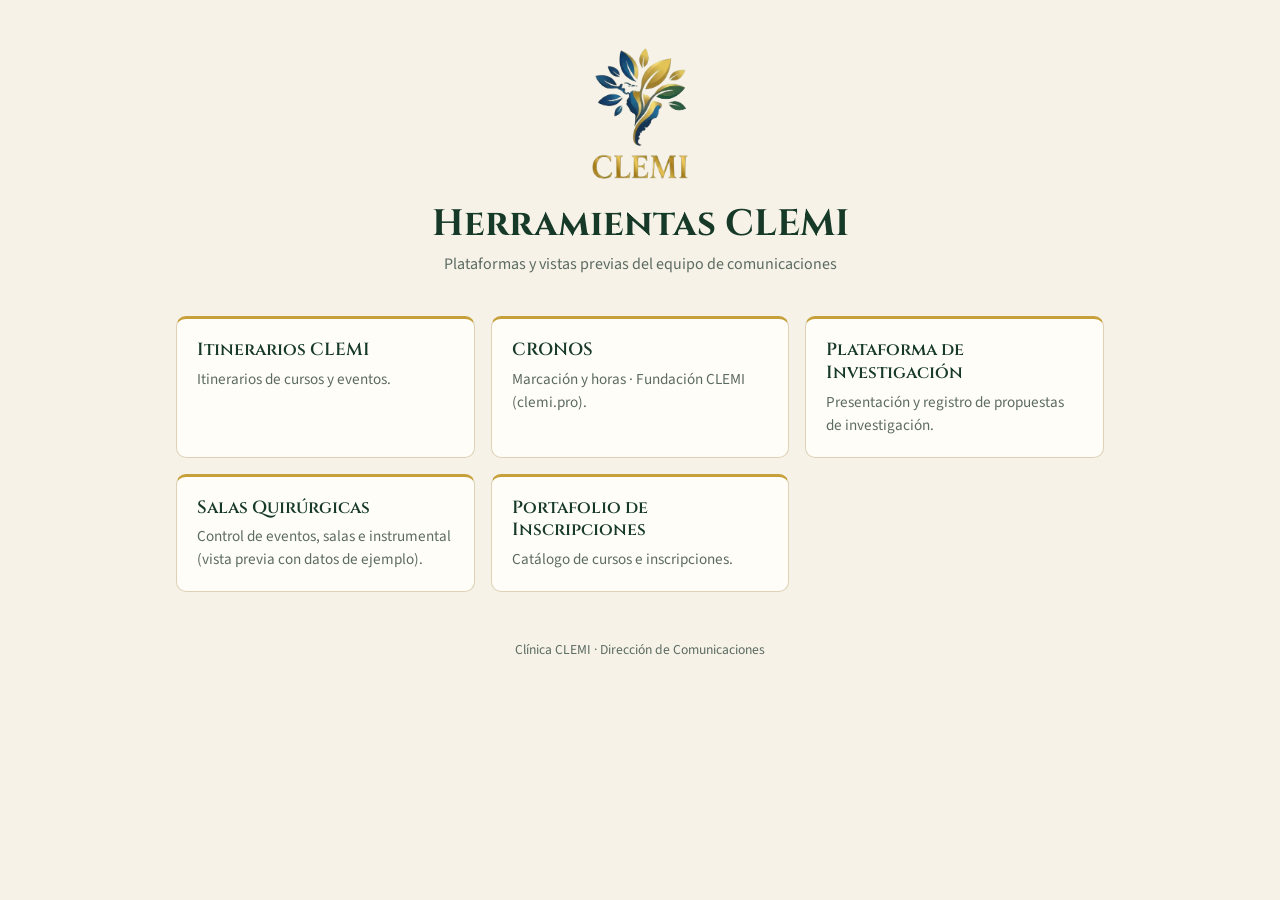
<file: index.html>
<!doctype html>
<html lang="es">
<head>
<meta charset="utf-8">
<meta name="viewport" content="width=device-width, initial-scale=1">
<title>Herramientas CLEMI</title>
<link rel="icon" type="image/png" href="recursos/favicon.png">
<link rel="preconnect" href="https://fonts.googleapis.com">
<link rel="preconnect" href="https://fonts.gstatic.com" crossorigin>
<link rel="stylesheet" href="https://fonts.googleapis.com/css2?family=Cinzel:wght@600;700&family=Source+Sans+3:wght@400;600&display=swap">
<style>
  :root {
    --fondo: #f6f2e8; --papel: #fffdf8; --tinta: #1c2a21; --gris: #5c6b61;
    --verde: #173a28; --dorado: #c6a13b; --linea: #ddd2b6;
  }
  @media (prefers-color-scheme: dark) {
    :root:not([data-theme="light"]) {
      --fondo: #0e1d15; --papel: #15291e; --tinta: #eef0ea; --gris: #a9b6ad;
      --verde: #e8c25b; --dorado: #c6a13b; --linea: #2c4436;
    }
  }
  :root[data-theme="dark"] {
    --fondo: #0e1d15; --papel: #15291e; --tinta: #eef0ea; --gris: #a9b6ad;
    --verde: #e8c25b; --dorado: #c6a13b; --linea: #2c4436;
  }
  * { box-sizing: border-box; }
  body { margin: 0; background: var(--fondo); color: var(--tinta); font: 16px/1.5 "Source Sans 3", system-ui, sans-serif; }
  .contenedor { max-width: 960px; margin: 0 auto; padding: 48px 16px 64px; }
  header { text-align: center; margin-bottom: 40px; }
  header img { width: 96px; height: auto; }
  h1 { font: 700 clamp(1.6rem, 4vw, 2.3rem)/1.2 Cinzel, serif; color: var(--verde); margin: 16px 0 6px; }
  header p { color: var(--gris); margin: 0; }
  .rejilla { display: grid; grid-template-columns: repeat(auto-fill, minmax(260px, 1fr)); gap: 16px; }
  a.tarjeta { display: block; background: var(--papel); border: 1px solid var(--linea); border-top: 3px solid var(--dorado);
    border-radius: 10px; padding: 20px; color: inherit; text-decoration: none; transition: transform .15s, box-shadow .15s; }
  a.tarjeta:hover, a.tarjeta:focus-visible { transform: translateY(-2px); box-shadow: 0 8px 24px rgba(0,0,0,.08); }
  .tarjeta h2 { font: 600 1.1rem/1.3 Cinzel, serif; color: var(--verde); margin: 0 0 6px; }
  .tarjeta p { margin: 0; color: var(--gris); font-size: .95rem; }
  footer { text-align: center; color: var(--gris); font-size: .85rem; margin-top: 48px; }
</style>
</head>
<body>
<div class="contenedor">
  <header>
    <img src="recursos/logo.png" alt="CLEMI">
    <h1>Herramientas CLEMI</h1>
    <p>Plataformas y vistas previas del equipo de comunicaciones</p>
  </header>
  <main class="rejilla">
    <a class="tarjeta" href="itinerarios/"><h2>Itinerarios CLEMI</h2><p>Itinerarios de cursos y eventos.</p></a>
    <a class="tarjeta" href="https://clemi.pro/"><h2>CRONOS</h2><p>Marcación y horas · Fundación CLEMI (clemi.pro).</p></a>
    <a class="tarjeta" href="investigacion/"><h2>Plataforma de Investigación</h2><p>Presentación y registro de propuestas de investigación.</p></a>
    <a class="tarjeta" href="salas-quirurgicas/"><h2>Salas Quirúrgicas</h2><p>Control de eventos, salas e instrumental (vista previa con datos de ejemplo).</p></a>
    <a class="tarjeta" href="portafolio-inscripciones/"><h2>Portafolio de Inscripciones</h2><p>Catálogo de cursos e inscripciones.</p></a>
  </main>
  <footer>Clínica CLEMI · Dirección de Comunicaciones</footer>
</div>
</body>
</html>
</file>
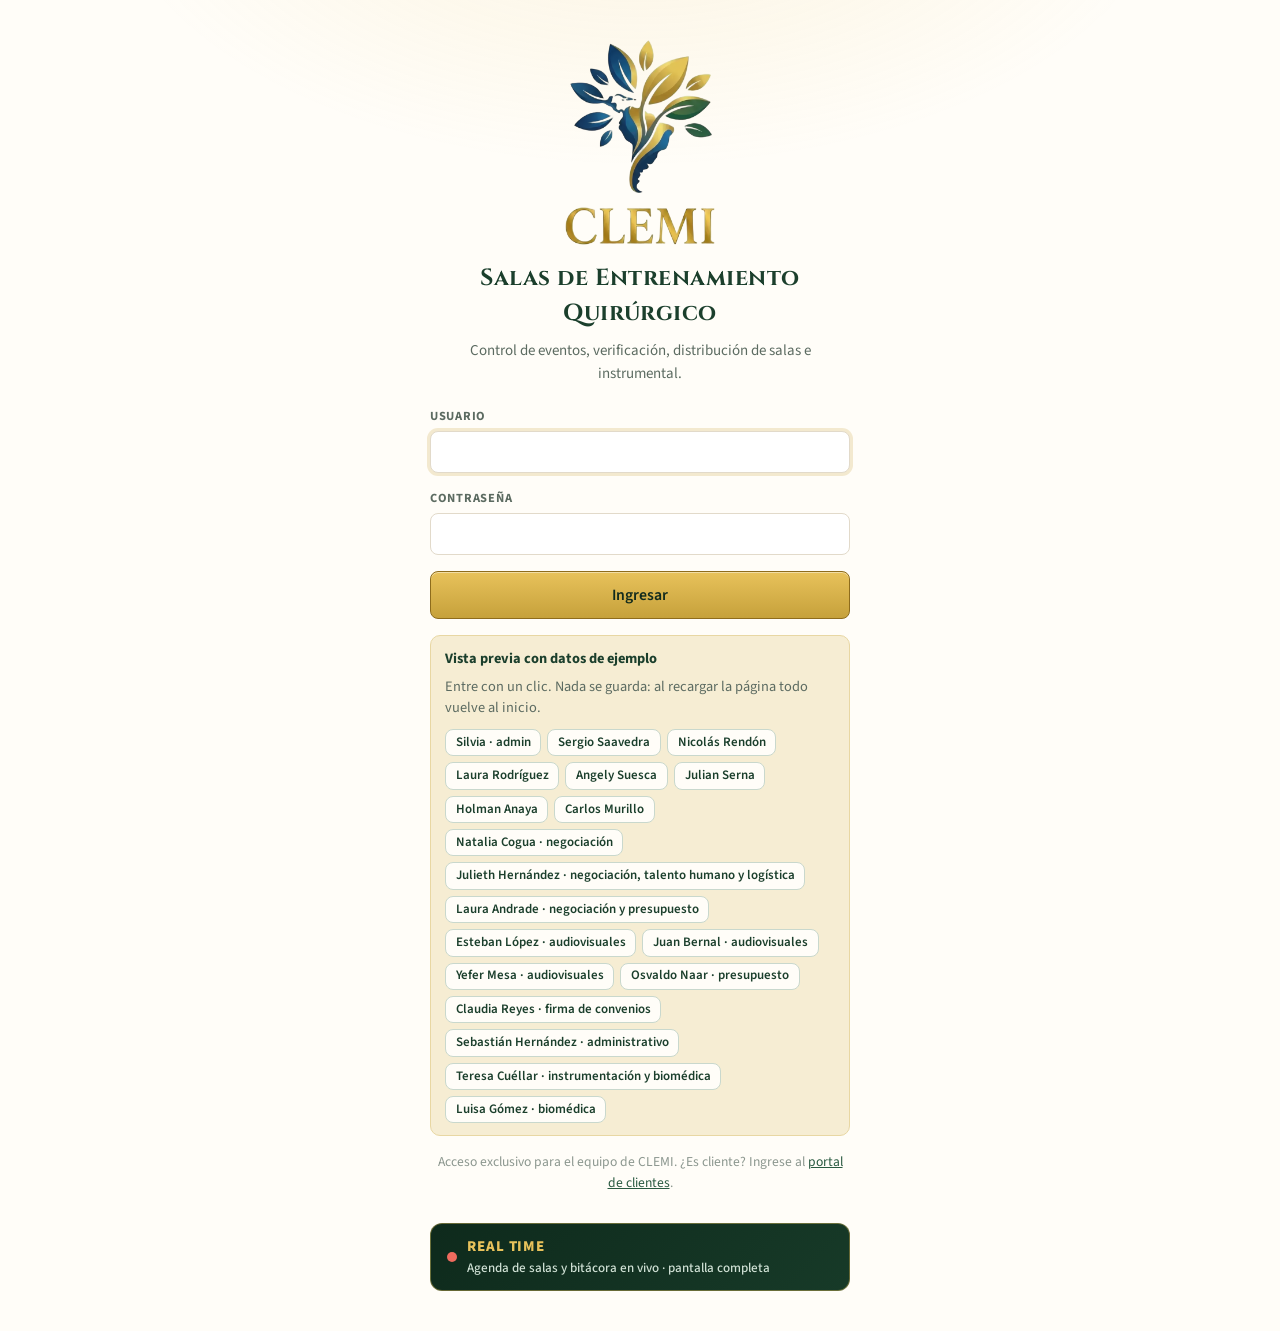
<file: salas-quirurgicas/index.html>
<!doctype html><html><head><meta charset=utf8><meta name=viewport content="width=device-width,initial-scale=1,viewport-fit=cover"><style>:root{color-scheme:light;box-sizing:border-box;padding-top:env(safe-area-inset-top,0px);padding-bottom:env(safe-area-inset-bottom,0px)}html{scroll-padding-top:env(safe-area-inset-top,0px)}body{margin:0;padding:0;font:14px -apple-system,BlinkMacSystemFont,sans-serif;background:#fff;color:#000}img{max-width:100%}[hidden]:not([hidden=until-found i]){display:none!important}</style></head><body>
<title>CLEMI Salas Quirúrgicas</title>
<link rel="preconnect" href="https://fonts.googleapis.com">
<link rel="preconnect" href="https://fonts.gstatic.com" crossorigin>
<link rel="stylesheet" href="https://fonts.googleapis.com/css2?family=Cinzel:wght@500;600;700&family=Source+Sans+3:ital,wght@0,400;0,500;0,600;0,700;1,400&display=swap">
<link rel="stylesheet" href="assets/app.css">
<link rel="stylesheet" href="assets/contrato.css">
<style>
.demo-ingreso { display:flex; flex-direction:column; gap:6px; background:var(--dorado-suave); border:1px solid #e8d7a3; border-radius:10px; padding:12px 14px; font-size:.9rem; }
.demo-ingreso b { color:var(--verde-osc); }
.demo-ingreso span { color:var(--gris); }
.demo-ingreso div { display:flex; flex-wrap:wrap; gap:6px; margin-top:4px; }
.demo-cinta { background:var(--verde-900); color:var(--dorado-claro); text-align:center; font-size:.8rem; font-weight:600; letter-spacing:.03em; padding:6px 16px; }
.rp-fondo { position:fixed; inset:0; z-index:150; background:#e9e5da; overflow-y:auto; }
.rp-barra { position:sticky; top:0; z-index:2; background:var(--verde-osc); color:#fff; display:flex; gap:12px; align-items:center; justify-content:space-between; padding:10px 20px; flex-wrap:wrap; }
.rp-barra button { font:600 14px var(--f-texto); border-radius:8px; padding:8px 16px; cursor:pointer; background:linear-gradient(180deg,#E8C25B,#C6A13B); border:1px solid #8E6C1C; color:#112A1D; }
.rp-hoja { background:var(--papel); width:min(820px, calc(100% - 32px)); margin:20px auto 40px; padding:40px 36px; box-shadow:0 6px 30px rgba(0,0,0,.15); font-size:13.5px; }
.rp-enc { display:grid; grid-template-columns:70px minmax(0,1fr) auto; gap:16px; align-items:center; border-bottom:3px solid var(--dorado); padding-bottom:12px; }
.rp-enc img { width:70px; }
.rp-enc h1 { font:600 19px/1.2 var(--f-titulo); color:var(--verde-osc); }
.rp-sub, .rp-g { color:var(--gris); }
.rp-n { text-align:right; font-size:12px; color:var(--gris); }
.rp-n b { display:block; font:700 16px var(--f-titulo); color:var(--dorado-osc); }
.rp-t { font-weight:700; font-size:17px; margin:14px 0 2px; }
.rp-hoja h2 { font:600 14.5px var(--f-titulo); color:var(--verde-osc); margin:20px 0 8px; padding-bottom:4px; border-bottom:1px solid var(--linea); }
.rp-hoja h2 span { color:var(--dorado-osc); margin-right:6px; }
.rp-hoja table { width:100%; border-collapse:collapse; }
.rp-hoja th, .rp-hoja td { text-align:left; padding:5px 7px; border-bottom:1px solid var(--linea); vertical-align:top; }
.rp-hoja th { font-size:10.5px; letter-spacing:.07em; text-transform:uppercase; color:var(--gris); background:#f7f2e4; }
.rp-kv { display:grid; grid-template-columns:repeat(3,minmax(0,1fr)); border-top:1px solid var(--linea); border-left:1px solid var(--linea); }
.rp-kv div { padding:6px 8px; border-right:1px solid var(--linea); border-bottom:1px solid var(--linea); min-width:0; }
.rp-kv span { display:block; font-size:10px; letter-spacing:.07em; text-transform:uppercase; color:var(--gris); }
.rp-kv b { font-weight:600; }
.rp-res { display:flex; gap:8px; flex-wrap:wrap; margin:6px 0 8px; }
.rp-res span { background:#f2eee3; border-radius:20px; padding:2px 10px; font-weight:600; font-size:12px; }
.rp-hoja .st-ok { color:#2E7D4F; font-weight:700; } .rp-hoja .st-no { color:#A93A32; font-weight:700; } .rp-hoja .st-pendiente { color:#B7791F; font-weight:700; }
.rp-plano { border:1px solid var(--linea); background:#f3efe5; padding:6px; }
.rp-plano svg { width:100%; height:auto; max-height:520px; display:block; }
.rp-fotos { display:flex; flex-wrap:wrap; gap:6px; margin-top:6px; }
.rp-fotos img { width:110px; height:110px; object-fit:cover; border:1px solid var(--linea); border-radius:3px; }
.rp-ent { border:1px solid var(--linea); border-radius:6px; padding:10px; margin-bottom:10px; }
.rp-ent h3 { margin:0 0 6px; font-size:14px; } .rp-ent h3 small { font-weight:400; color:var(--gris); }
.rp-firmas { display:grid; grid-template-columns:1fr 1fr; gap:10px; margin-top:8px; }
.rp-firma { border:1px solid var(--linea); border-radius:4px; padding:6px 8px; text-align:center; background:#fff; }
.rp-firma img { max-height:52px; max-width:100%; display:block; margin:0 auto 4px; }
.rp-firma small { display:block; color:var(--gris); font-size:10.5px; }
.rp-det { white-space:pre-line; color:var(--gris); }
.rp-cierre { border:2px solid var(--dorado); background:var(--dorado-suave); border-radius:8px; padding:12px 14px; display:grid; grid-template-columns:minmax(0,1fr) 220px; gap:14px; }
.rp-cierre p { margin:0 0 6px; }
@media (max-width:700px) { .rp-kv { grid-template-columns:1fr 1fr; } .rp-cierre, .rp-firmas { grid-template-columns:1fr; } .rp-hoja { padding:20px 14px; } .rp-enc { grid-template-columns:50px minmax(0,1fr); } .rp-n { grid-column:1/-1; text-align:left; } }
</style>


<!-- ============ Ingreso ============ -->
<section id="login" class="login" hidden>
  <form class="login-caja" id="form-login" autocomplete="on" novalidate>
    <img src="assets/logo.png" alt="CLEMI" class="login-logo">
    <h1>Salas de Entrenamiento Quirúrgico</h1>
    <p class="login-sub">Control de eventos, verificación, distribución de salas e instrumental.</p>
    <label class="campo"><span>Usuario</span><input id="l-usuario" name="username" autocomplete="username" autocapitalize="none" required></label>
    <label class="campo"><span>Contraseña</span><input id="l-clave" name="password" type="password" autocomplete="current-password" required></label>
    <p class="form-error" id="l-error" role="alert" hidden></p>
    <button class="btn btn-oro btn-grande" type="submit">Ingresar</button>
    <p class="login-pie">Acceso exclusivo para el equipo de CLEMI. ¿Es cliente? Ingrese al <a href="portal.html">portal de clientes</a>.</p>
    <a class="btn-realtime" href="tiempo-real.html"><i></i>Real Time<small>Agenda de salas y bitácora en vivo · pantalla completa</small></a>
  </form>
</section>

<!-- ============ Aplicación ============ -->
<div id="app" class="app" hidden>
  <aside class="lateral">
    <a href="#/tablero" class="marca" aria-label="Inicio">
      <span class="marca-sello"><img src="assets/simbolo.png" alt=""></span>
      <img src="assets/letras.png" alt="CLEMI" class="marca-letras">
      <span class="marca-sub" id="marca-sub">Salas quirúrgicas</span>
    </a>
    <div class="area-switch proceso" role="group" aria-label="Proceso del evento">
      <div class="proc-tit">Proceso del evento</div>
      <div class="proc-etapa" data-etapa="1">
        <div class="proc-cab"><i>1</i><span>Negociación del evento</span></div>
        <div class="proc-areas"><a href="#/ct" data-area-btn="ct">Nueva solicitud</a></div>
      </div>
      <div class="proc-etapa" data-etapa="2">
        <div class="proc-cab"><i>2</i><span>Cotización</span></div>
        <div class="proc-areas"><a href="#/ps" data-area-btn="ps">Presupuesto</a></div>
      </div>
      <div class="proc-etapa" data-etapa="3">
        <div class="proc-cab"><i>3</i><span>Administrativo</span></div>
        <div class="proc-areas"><a href="#/adm" data-area-btn="ad">Seguimiento</a><a href="#/firmas" data-area-btn="fi">Firmas</a><a href="#/th" data-area-btn="th">Talento Humano</a></div>
      </div>
      <div class="proc-etapa" data-etapa="4">
        <div class="proc-cab"><i>4</i><span>La operación</span></div>
        <div class="proc-areas"><a href="#/tablero" data-area-btn="op">Instrumentación</a><a href="#/morgue" data-area-btn="mo">Morgue</a><a href="#/av" data-area-btn="av">Audiovisuales</a><a href="#/lg" data-area-btn="lg">Logística</a><a href="#/bm" data-area-btn="bm">Biomédica</a></div>
      </div>
    </div>
    <nav class="menu" id="menu">
      <a href="#/agenda" data-nav="agenda" class="nav-portada"><svg viewBox="0 0 24 24"><path d="M4 5h16v15H4zM4 9h16M8 3v4M16 3v4"/></svg><span>Agenda general</span></a>
      <a href="#/tablero" data-nav="tablero" data-area="op"><svg viewBox="0 0 24 24"><path d="M3 3h8v8H3zM13 3h8v5h-8zM13 10h8v11h-8zM3 13h8v8H3z"/></svg><span>Tablero</span></a>
      <a href="#/salas" data-nav="salas" data-area="op"><svg viewBox="0 0 24 24"><path d="M3 4h18v16H3zM3 12h7M14 4v6M14 14v6"/></svg><span>Salas</span></a>
      <a href="#/ingreso" data-nav="ingreso" data-area="op" id="nav-ingreso"><svg viewBox="0 0 24 24"><path d="M4 8V4h4M16 4h4v4M20 16v4h-4M8 20H4v-4M8 8h3v3H8zM13 8h3v3h-3zM8 13h3v3H8zM14 14h2v2h-2z"/></svg><span>Ingreso QR</span></a>
      <a href="#/instrumental" data-nav="instrumental" data-area="op"><svg viewBox="0 0 24 24"><path d="M5 19 15 9M13 7l4 4M17 3l4 4-3 3-4-4zM4 20l2-5 3 3z"/></svg><span>Remisiones</span></a>
      <a href="#/morgue" data-nav="morgue" data-area="mo"><svg viewBox="0 0 24 24"><path d="M3 3h8v8H3zM13 3h8v5h-8zM13 10h8v11h-8zM3 13h8v8H3z"/></svg><span>Tablero morgue</span></a>
      <a href="#/morgue/inventario" data-nav="morgue-inventario" data-area="mo"><svg viewBox="0 0 24 24"><path d="M4 4h16v5H4zM4 11h16v9H4zM9 6.5h6M9 15h6"/></svg><span>Inventario</span></a>
      <a href="#/morgue/eventos" data-nav="morgue-eventos" data-area="mo"><svg viewBox="0 0 24 24"><path d="M4 5h16v15H4zM4 9h16M8 3v4M16 3v4M8 14l3 3 5-6"/></svg><span>Asignación a eventos</span></a>
      <a href="#/ct" data-nav="ct" data-area="ct"><svg viewBox="0 0 24 24"><path d="M6 3h9l4 4v14H6zM14 3v5h5M9 12h7M9 16h7"/></svg><span>Solicitudes y convenios</span></a>
      <a href="#/planes" data-nav="planes" data-area="ct"><svg viewBox="0 0 24 24"><path d="M3 4h18v16H3zM7 8h4v4H7zM14 8h3M14 12h3M7 16h10"/></svg><span>Planificación del cliente</span></a>
      <a href="#/ct/clientes" data-nav="ct-clientes" data-area="ct"><svg viewBox="0 0 24 24"><path d="M3 21V8l6-4 6 4v13M15 21V11h6v10M7 11h4M7 15h4M3 21h18"/></svg><span>Clientes del portal</span></a>
      <a href="#/ct/archivo" data-nav="ct-archivo" data-area="ct"><svg viewBox="0 0 24 24"><path d="M3 4h18v5H3zM5 9v11h14V9M10 13h4"/></svg><span>Archivo de convenios</span></a>
      <a href="#/ps" data-nav="ps" data-area="ps"><svg viewBox="0 0 24 24"><path d="M5 3h14v18H5zM8 7h8M8 11h8M8 15h4M14 17l2 2 3-4"/></svg><span>Cotizaciones</span></a>
      <a href="#/ps/catalogo" data-nav="ps-catalogo" data-area="ps ct"><svg viewBox="0 0 24 24"><path d="M4 4h16v5H4zM4 11h16v9H4zM9 6.5h6M9 15h6"/></svg><span>Catálogo de presupuesto</span></a>
      <a href="#/ps/bodega" data-nav="ps-bodega" data-area="ps"><svg viewBox="0 0 24 24"><path d="M3 10 12 4l9 6v10H3zM7 20v-6h10v6M7 17h10"/></svg><span>Bodega</span></a>
      <a href="#/av" data-nav="av" data-area="av"><svg viewBox="0 0 24 24"><path d="M3 5h18v11H3zM9 20h6M12 16v4M10 8.5l4.5 2-4.5 2z"/></svg><span>Requerimientos por curso</span></a>
      <a href="#/av/catalogo" data-nav="av-catalogo" data-area="av"><svg viewBox="0 0 24 24"><path d="M4 4h16v5H4zM4 11h16v9H4zM9 6.5h6M9 15h6"/></svg><span>Catálogo para contratación</span></a>
      <a href="#/av/equipos" data-nav="av-equipos" data-area="av"><svg viewBox="0 0 24 24"><path d="M3 6h18v10H3zM8 20h8M12 16v4M7 10h4M7 13h2"/></svg><span>Equipos de la sala</span></a>
      <a href="#/firmas" data-nav="firmas" data-area="fi"><svg viewBox="0 0 24 24"><path d="M6 3h9l4 4v14H6zM14 3v5h5M8 17c2-3 3 1 4.5-1.5S14 18 17 16"/></svg><span>Firma de convenios</span></a>
      <a href="#/adm" data-nav="adm" data-area="ad"><svg viewBox="0 0 24 24"><path d="M4 6h3M4 12h3M4 18h3M10 6h10M10 12h10M10 18h10M5.5 4.5v3M5.5 10.5v3M5.5 16.5v3"/></svg><span>Seguimiento de convenios</span><b class="nav-alerta" id="nav-alertas" hidden></b></a>
      <a href="#/adm/novedades" data-nav="adm-novedades" data-area="ad"><svg viewBox="0 0 24 24"><path d="M12 3 2 20h20zM12 10v4M12 17v.5"/></svg><span>Novedades</span></a>
      <a href="#/adm/equipo" data-nav="adm-equipo" data-area="ad"><svg viewBox="0 0 24 24"><circle cx="9" cy="8" r="3.5"/><path d="M2.5 20c.5-4 3.2-6.5 6.5-6.5s6 2.5 6.5 6.5M15 11l2 2 4-4"/></svg><span>Equipo a cargo</span></a>
      <a href="#/lg" data-nav="lg" data-area="lg"><svg viewBox="0 0 24 24"><path d="M3 17h2l1-5h12l1 5h2M6 17v2M18 17v2M7 12l1.5-4h7L17 12M7.5 15h1M15.5 15h1"/></svg><span>Logística</span></a>
      <a href="#/lg/hoteles" data-nav="lg-hoteles" data-area="lg"><svg viewBox="0 0 24 24"><path d="M3 21V5h12v16M15 9h6v12M7 9h4M7 13h4M7 17h4M2 21h20"/></svg><span>Hoteles aliados</span></a>
      <a href="#/bm" data-nav="bm" data-area="bm"><svg viewBox="0 0 24 24"><path d="M3 12h4l2-5 4 10 2-5h6"/></svg><span>Inventario biomédico</span></a>
      <a href="#/prep" data-nav="prep" data-area="op mo ct av ps ad lg bm"><svg viewBox="0 0 24 24"><path d="M4 5h16v15H4zM4 9h16M8 3v4M16 3v4M8 14l2 2 4-4"/></svg><span>Preparación de salas</span></a>
      <a href="#/planes" data-nav="planes" data-area="op mo av ps ad lg"><svg viewBox="0 0 24 24"><path d="M3 4h18v16H3zM7 8h4v4H7zM14 8h3M14 12h3M7 16h10"/></svg><span>Planificación del cliente</span></a>
      <a href="#/th" data-nav="th" data-area="th"><svg viewBox="0 0 24 24"><circle cx="9" cy="8" r="3.5"/><path d="M2.5 20c.5-4 3.2-6.5 6.5-6.5s6 2.5 6.5 6.5M16 4.5a3 3 0 0 1 0 6M18 13.5c2 .7 3.3 2.8 3.5 6.5"/></svg><span>Personal</span></a>
      <a href="#/th/dotacion" data-nav="th-dotacion" data-area="th"><svg viewBox="0 0 24 24"><path d="M8 3 4 6v4h3v11h10V10h3V6l-4-3c-.5 1.5-2 2.5-4 2.5S8.5 4.5 8 3z"/></svg><span>Dotación y entregas</span></a>
      <a href="#/th/eventos" data-nav="th-eventos" data-area="th"><svg viewBox="0 0 24 24"><path d="M4 5h16v15H4zM4 9h16M8 3v4M16 3v4M12 12l1.2 2.4 2.6.4-1.9 1.8.5 2.6-2.4-1.3-2.4 1.3.5-2.6-1.9-1.8 2.6-.4z"/></svg><span>Eventos CLEMI</span></a>
      <a href="#/bitacora" data-nav="bitacora"><svg viewBox="0 0 24 24"><path d="M6 3h11l3 3v15H6zM9 8h8M9 12h8M9 16h5"/></svg><span>Bitácora</span></a>
      <a href="#/admin" data-nav="admin" id="nav-admin" hidden><svg viewBox="0 0 24 24"><path d="M12 8a4 4 0 1 0 0 8 4 4 0 0 0 0-8zM12 2v3M12 19v3M2 12h3M19 12h3M5 5l2 2M17 17l2 2M5 19l2-2M17 7l2-2"/></svg><span>Administración</span></a>
    </nav>
    <div class="lateral-pie">
      <div class="en-vivo" id="en-vivo"><i></i><span>En línea</span></div>
    </div>
  </aside>

  <div class="principal">
    <header class="cabecera">
      <div class="cab-izq"><img src="assets/letras.png" alt="CLEMI" class="cab-logo"><div class="reloj" id="reloj"></div></div>
      <div class="cab-der">
        <button class="btn btn-oro btn-sm" id="btn-nuevo-evento" type="button">+ Nuevo<span class="solo-ancho"> entrenamiento</span></button>
        <button type="button" class="ev-campana" id="btn-ev" title="Eventos CLEMI" aria-label="Eventos CLEMI" hidden><svg viewBox="0 0 24 24"><path d="M6 16V11a6 6 0 1 1 12 0v5l2 2H4zM10 20a2 2 0 0 0 4 0"/></svg><span id="ev-n" hidden></span></button>
        <div class="usuario-menu">
          <button type="button" class="usuario-btn" id="usuario-btn" aria-haspopup="true" aria-expanded="false">
            <span class="avatar" id="u-avatar"></span><span class="u-nombre" id="u-nombre"></span>
          </button>
          <div class="usuario-pop" id="usuario-pop" hidden>
            <div class="u-rol" id="u-rol"></div>
            <button type="button" id="btn-area" onclick="location.hash='#/areas'">Cambiar de área</button>
            <button type="button" id="btn-clave">Cambiar contraseña</button>
            <button type="button" id="btn-salir">Cerrar sesión</button>
          </div>
        </div>
      </div>
    </header>
    <div class="ensayo-banda" id="ensayo-banda" hidden></div>
    <div class="aviso-cambios" id="aviso-cambios" hidden>
      <span>Otro usuario hizo cambios mientras usted editaba.</span>
      <button type="button" class="btn btn-sm" id="btn-aplicar-cambios">Ver cambios</button>
    </div>
    <div class="demo-cinta">Vista previa con datos de ejemplo · los cambios no se guardan · la versión real funciona en el hosting de CLEMI</div>
    <main id="main" class="contenido" tabindex="-1"></main>
  </div>
</div>

<div id="modal-raiz"></div>
<div id="toasts" class="toasts" aria-live="polite"></div>

<script src="assets/jspdf.umd.min.js"></script>
<script src="assets/pdf.min.js"></script>
<script>if (window.pdfjsLib) pdfjsLib.GlobalWorkerOptions.workerSrc = "assets/pdf.worker.min.js";</script>
<script src="assets/qrcode.js"></script>
<script src="assets/xlsx.mini.min.js"></script>
<script src="assets/ingreso.js"></script>
<script src="assets/acta.js"></script>
<script src="assets/three.min.js"></script>
<script src="assets/OrbitControls.js"></script>
<script src="assets/GLTFLoader.js"></script>
<script src="assets/visor3d.js"></script>
<script src="assets/dispo.js"></script>
<script src="assets/dotacion.js"></script>
<script src="assets/ev-arte.js"></script>
<script src="assets/plano3d.js"></script>
<script src="assets/plano.js"></script>
<script src="assets/demo-api.js"></script>
<script src="assets/demo-aveq.js"></script>
<script src="assets/demo-ppdata.js"></script>
<script src="assets/demo-bodega.js"></script>
<script src="assets/demo-ct.js"></script>
<script src="assets/demo-contratos.js"></script>
<script src="assets/demo-portal.js"></script>
<script src="assets/demo-th.js"></script>
<script src="assets/demo-oct.js"></script>
<script src="assets/demo-fases.js"></script>
<script src="assets/app.js"></script>

</body></html>
</file>
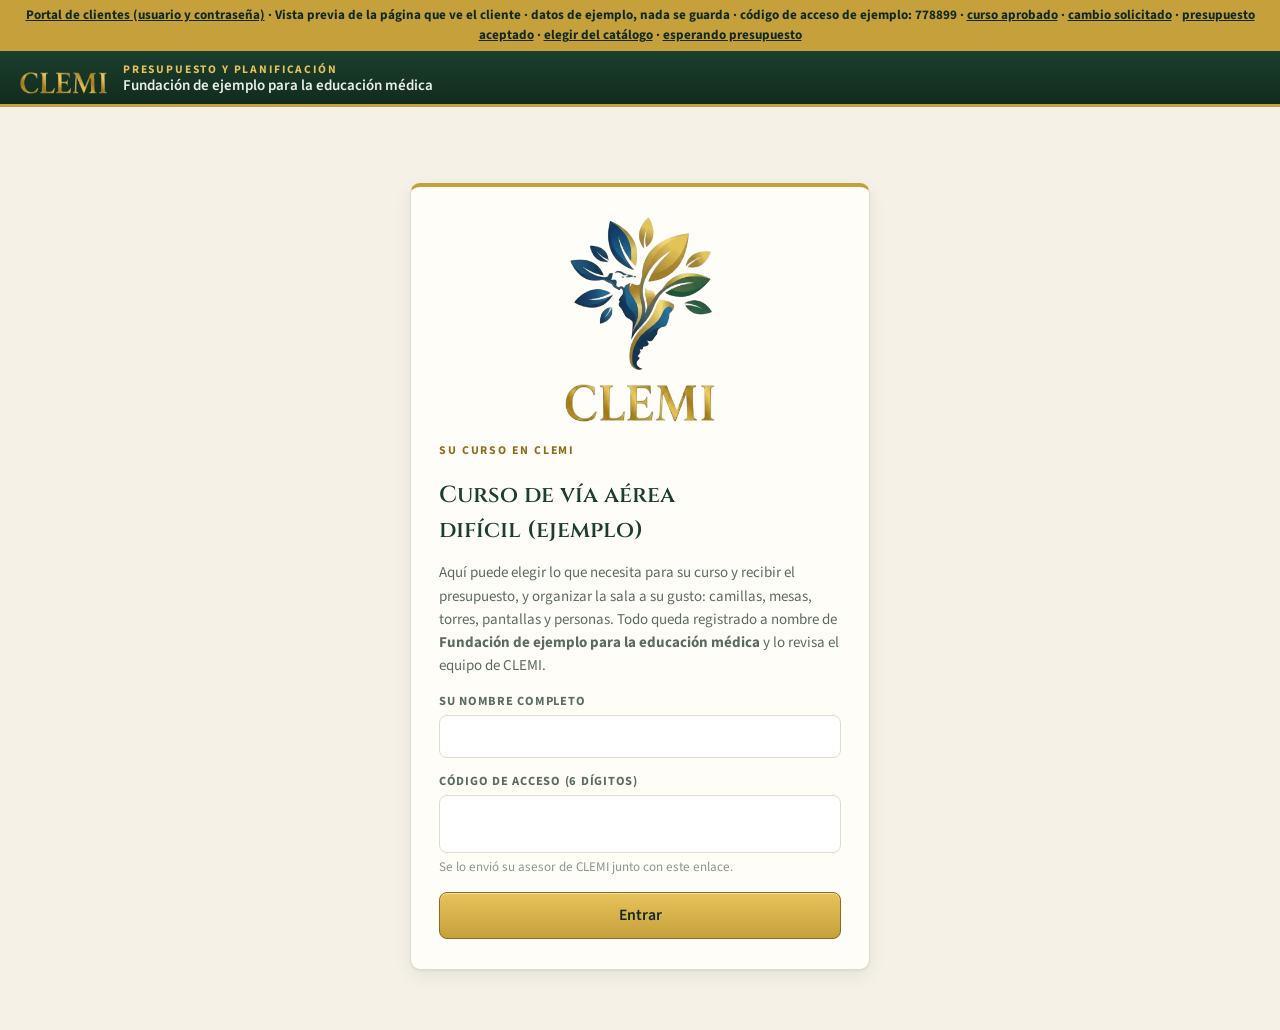
<file: salas-quirurgicas/cliente.html>
<!doctype html>
<html lang="es">
<head>
<meta charset="utf-8">
<meta name="viewport" content="width=device-width, initial-scale=1, viewport-fit=cover">
<meta name="robots" content="noindex, nofollow">
<title>CLEMI · Su curso</title>
<meta name="theme-color" content="#173A28">
<link rel="icon" type="image/png" href="assets/favicon.png">
<link rel="stylesheet" href="https://fonts.googleapis.com/css2?family=Cinzel:wght@500;600;700&family=Source+Sans+3:ital,wght@0,400;0,500;0,600;0,700;1,400&display=swap">
<link rel="stylesheet" href="assets/app.css">
<link rel="stylesheet" href="assets/cliente.css">
<link rel="stylesheet" href="assets/contrato.css">
<style>
.demo-cinta { background:#C6A13B; color:#112A1D; text-align:center; font-size:.82rem; font-weight:700; padding:6px 16px; }
.demo-cinta a { color:#112A1D; }
</style>
</head>
<body class="cl">
<div class="demo-cinta"><a href="portal.html">Portal de clientes (usuario y contraseña)</a> · Vista previa de la página que ve el cliente · datos de ejemplo, nada se guarda · código de acceso de ejemplo: <span id="demo-pin">112233</span> · <a href="cliente.html?t=demo-hombro-2026-acceso-cliente">curso aprobado</a> · <a href="cliente.html?t=demo-columna-2026-acceso-cliente">cambio solicitado</a> · <a href="cliente.html?t=demo-cadera-2026-acceso-cliente">presupuesto aceptado</a> · <a href="cliente.html?t=demo-seleccion-2027-acceso-cliente">elegir del catálogo</a> · <a href="cliente.html?t=demo-solicitud-2027-acceso-cliente">esperando presupuesto</a></div>
<header class="cl-cab">
  <img src="assets/letras.png" alt="CLEMI" class="cl-logo">
  <div class="cl-cab-t"><span>Presupuesto y planificación</span><b id="cl-cliente"></b></div>
  <button type="button" class="btn btn-sm cl-salir" id="cl-salir" hidden>Salir</button>
</header>
<main class="cl-main" id="cl-main"><div class="vacio" id="cl-cargando">Cargando…</div></main>
<div id="modal-raiz"></div>
<div id="toasts" class="toasts" aria-live="polite"></div>
<script>
(function () { var t = new URLSearchParams(location.search).get('t') || '';
  if (new URLSearchParams(location.search).get('c')) { document.getElementById('demo-pin').parentNode.innerHTML = 'Vista previa del portal de clientes · datos de ejemplo, nada se guarda · contraseña para firmar: «demo» · <a href="portal.html">volver al portal</a>'; return; }
  if (!t) { t = 'demo-seleccion-2027-acceso-cliente'; history.replaceState(null, '', 'cliente.html?t=' + t); }
  var p = { 'demo-hombro-2026-acceso-cliente': '123456', 'demo-columna-2026-acceso-cliente': '654321', 'demo-seleccion-2027-acceso-cliente': '778899', 'demo-solicitud-2027-acceso-cliente': '445566' }[t] || '112233';
  document.getElementById('demo-pin').textContent = p; })();
</script>
<script src="assets/jspdf.umd.min.js"></script>
<script src="assets/three.min.js"></script>
<script src="assets/OrbitControls.js"></script>
<script src="assets/plano3d.js"></script>
<script src="assets/plano.js"></script>
<script src="assets/demo-api.js"></script>
<script src="assets/demo-aveq.js"></script>
<script src="assets/demo-ppdata.js"></script>
<script src="assets/demo-bodega.js"></script>
<script src="assets/demo-ct.js"></script>
<script src="assets/demo-contratos.js"></script>
<script src="assets/demo-portal.js"></script>
<script src="assets/demo-fases.js"></script>
<script src="assets/xlsx.mini.min.js"></script>
<script src="assets/cliente.js"></script>
</body>
</html>
</file>
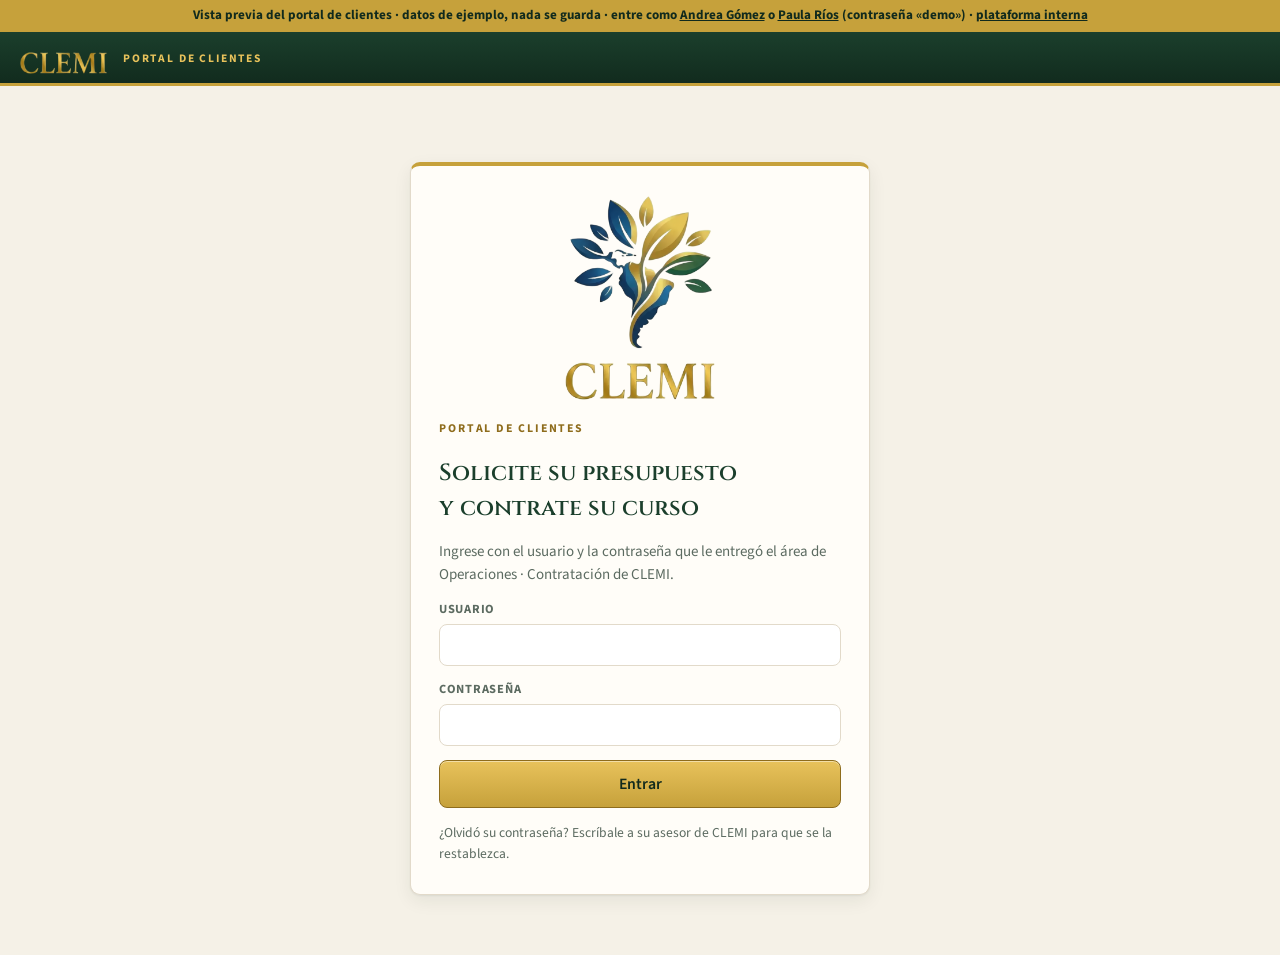
<file: salas-quirurgicas/portal.html>
<!doctype html>
<html lang="es">
<head>
<meta charset="utf-8">
<meta name="viewport" content="width=device-width, initial-scale=1, viewport-fit=cover">
<meta name="robots" content="noindex, nofollow">
<title>CLEMI · Portal de clientes</title>
<meta name="theme-color" content="#173A28">
<link rel="icon" type="image/png" href="assets/favicon.png">
<link rel="stylesheet" href="https://fonts.googleapis.com/css2?family=Cinzel:wght@500;600;700&family=Source+Sans+3:ital,wght@0,400;0,500;0,600;0,700;1,400&display=swap">
<link rel="stylesheet" href="assets/app.css">
<link rel="stylesheet" href="assets/cliente.css">
<style>
.demo-cinta { background:#C6A13B; color:#112A1D; text-align:center; font-size:.82rem; font-weight:700; padding:6px 16px; }
.demo-cinta a, .demo-cinta button { color:#112A1D; }
.demo-cinta button { background:none; border:0; font:inherit; text-decoration:underline; cursor:pointer; padding:0; }
</style>
</head>
<body class="cl">
<div class="demo-cinta">Vista previa del portal de clientes · datos de ejemplo, nada se guarda · entre como <button type="button" data-u="andrea.gomez">Andrea Gómez</button> o <button type="button" data-u="paula.rios">Paula Ríos</button> (contraseña «demo») · <a href="index.html">plataforma interna</a></div>
<header class="cl-cab">
  <img src="assets/letras.png" alt="CLEMI" class="cl-logo">
  <div class="cl-cab-t"><span>Portal de clientes</span><b id="cl-cliente"></b></div>
  <button type="button" class="btn btn-sm cl-salir" id="cl-salir" hidden>Salir</button>
</header>
<main class="cl-main" id="cl-main"><div class="vacio" id="cl-cargando">Cargando…</div></main>
<div id="modal-raiz"></div>
<div id="toasts" class="toasts" aria-live="polite"></div>
<script src="assets/demo-api.js"></script>
<script src="assets/demo-aveq.js"></script>
<script src="assets/demo-ppdata.js"></script>
<script src="assets/demo-bodega.js"></script>
<script src="assets/demo-ct.js"></script>
<script src="assets/demo-contratos.js"></script>
<script src="assets/demo-portal.js"></script>
<script src="assets/demo-fases.js"></script>
<script src="assets/portal.js"></script>
<script>
document.querySelectorAll('.demo-cinta [data-u]').forEach(function (b) {
  b.onclick = function () {
    var u = document.getElementById('pt-u'), k = document.getElementById('pt-k');
    if (!u) { fetch('portal-api.php?a=salir', { method: 'POST', body: '{}' }).then(function () { location.reload(); }); try { sessionStorage.setItem('demo_portal_auto', b.getAttribute('data-u')); } catch (e) {} return; }
    u.value = b.getAttribute('data-u'); k.value = 'demo'; document.getElementById('pt-form').requestSubmit();
  };
});
(function auto() { var x = null; try { x = sessionStorage.getItem('demo_portal_auto'); sessionStorage.removeItem('demo_portal_auto'); } catch (e) {} if (!x) return;
  var n = 0, iv = setInterval(function () { var u = document.getElementById('pt-u'); if (u) { clearInterval(iv); u.value = x; document.getElementById('pt-k').value = 'demo'; document.getElementById('pt-form').requestSubmit(); } if (++n > 40) clearInterval(iv); }, 100); })();
</script>
</body>
</html>
</file>
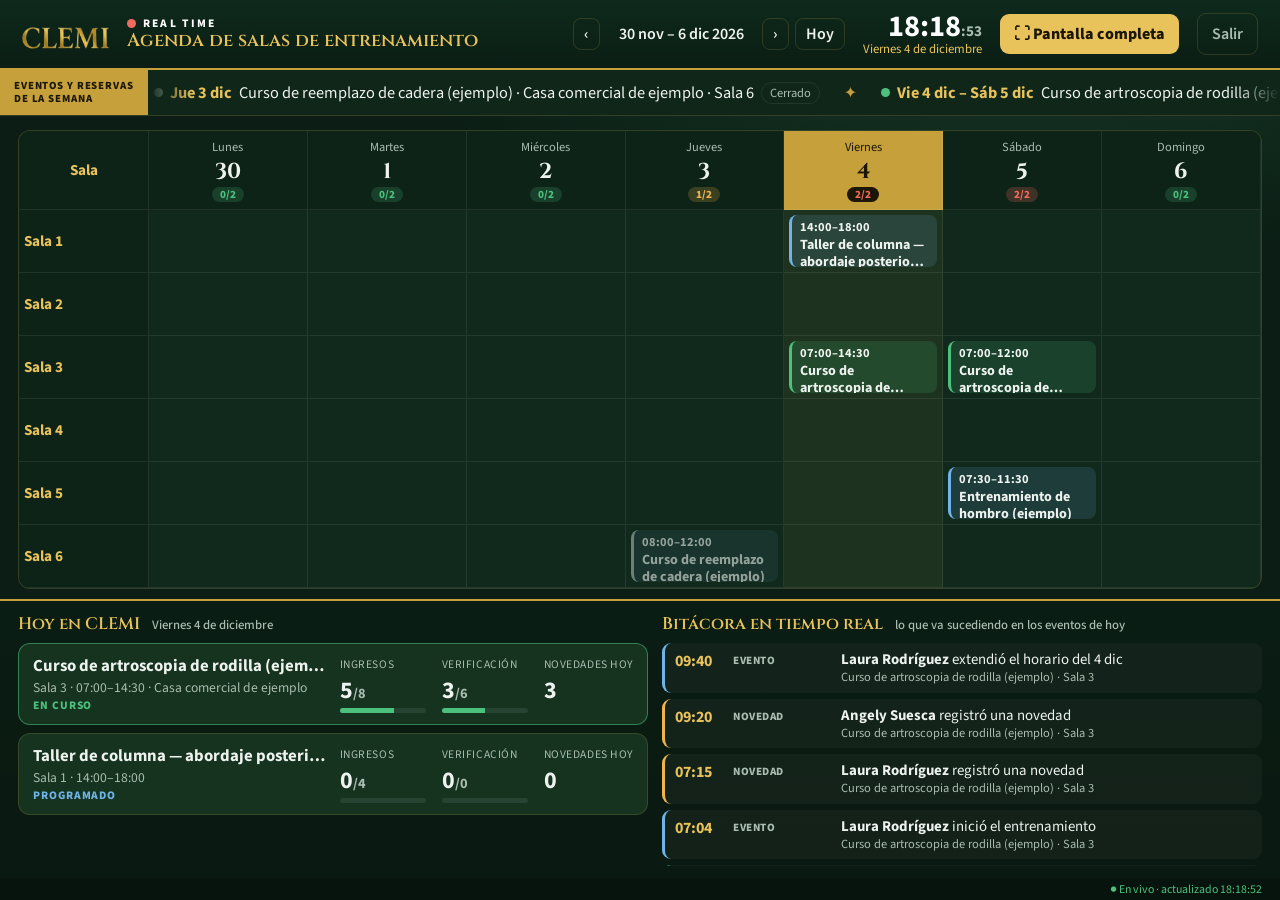
<file: salas-quirurgicas/tiempo-real.html>
<!doctype html>
<html lang="es">
<head>
<meta charset="utf-8">
<meta name="viewport" content="width=device-width, initial-scale=1, viewport-fit=cover">
<meta name="robots" content="noindex, nofollow">
<title>CLEMI · Real Time</title>
<meta name="theme-color" content="#0E2318">
<link rel="icon" type="image/png" href="assets/favicon.png">
<link rel="preconnect" href="https://fonts.googleapis.com">
<link rel="preconnect" href="https://fonts.gstatic.com" crossorigin>
<link rel="stylesheet" href="https://fonts.googleapis.com/css2?family=Cinzel:wght@500;600;700&family=Source+Sans+3:wght@400;500;600;700;800&display=swap">
<link rel="stylesheet" href="assets/tiempo-real.css">
</head>
<body class="rt">
<header class="rt-cab">
  <img src="assets/letras.png" alt="CLEMI" class="rt-logo">
  <div class="rt-tit"><span class="rt-vivo"><i></i>Real Time</span><b>Agenda de salas de entrenamiento</b></div>
  <div class="rt-semana">
    <button type="button" id="rt-prev" aria-label="Semana anterior">‹</button>
    <span id="rt-rango">—</span>
    <button type="button" id="rt-next" aria-label="Semana siguiente">›</button>
    <button type="button" id="rt-hoy">Hoy</button>
  </div>
  <div class="rt-reloj" id="rt-reloj"><b>--:--</b><span>—</span></div>
  <button type="button" class="rt-btn" id="rt-full">⛶ Pantalla completa</button>
  <a class="rt-btn rt-salir" href="index.html">Salir</a>
</header>

<div class="rt-ticker" aria-label="Eventos y reservas de la semana">
  <div class="rt-ticker-et">Eventos y reservas<br>de la semana</div>
  <div class="rt-ticker-via"><div class="rt-ticker-cinta" id="rt-cinta"></div></div>
</div>

<main class="rt-main">
  <div class="rt-agenda" id="rt-agenda"><div class="rt-vacio">Cargando la agenda…</div></div>
</main>

<section class="rt-panel" aria-live="polite">
  <div class="rt-hoy">
    <h2>Hoy en CLEMI <small id="rt-hoy-f"></small></h2>
    <div id="rt-hoy-ev" class="rt-hoy-ev"></div>
  </div>
  <div class="rt-bit">
    <h2>Bitácora en tiempo real <small>lo que va sucediendo en los eventos de hoy</small></h2>
    <ol id="rt-bit" class="rt-bit-l"></ol>
  </div>
</section>
<p class="rt-estado" id="rt-estado">Conectando…</p>

<script src="assets/demo-api.js"></script>
<script src="assets/demo-aveq.js"></script>
<script src="assets/demo-ppdata.js"></script>
<script src="assets/demo-bodega.js"></script>
<script src="assets/demo-ct.js"></script>
<script src="assets/demo-contratos.js"></script>
<script src="assets/demo-portal.js"></script>
<script src="assets/demo-th.js"></script>
<script src="assets/demo-oct.js"></script>
<script src="assets/demo-fases.js"></script>
<script src="assets/tiempo-real.js"></script>
</body>
</html>
</file>
<file: salas-quirurgicas/assets/app.css>
/* =====================================================================
   CLEMI · Salas de Entrenamiento Quirúrgico
   Diseño: verde bosque institucional + dorado del logo sobre papel crema.
   Barra lateral verde profundo; el dorado marca acciones y jerarquía.
   ===================================================================== */
:root {
  --verde: #2A5A41;
  --verde-osc: #1B3F2C;
  --verde-900: #112A1D;
  --verde-suave: #E4EDE6;
  --verde-linea: #C9D8CD;
  --dorado: #C6A13B;
  --dorado-claro: #E8C25B;
  --dorado-osc: #8E6C1C;
  --dorado-suave: #F6EDD3;
  --crema: #F5F1E7;
  --papel: #FFFDF8;
  --tinta: #1C2A21;
  --gris: #5C6B61;
  --gris-claro: #8C978F;
  --linea: #E2DACA;
  --ok: #2E7D4F;
  --ok-suave: #E1F1E6;
  --alerta: #B7791F;
  --alerta-suave: #FBEFD6;
  --mal: #A93A32;
  --mal-suave: #F8E3E0;
  --info: #13466B;
  --info-suave: #E1EBF3;
  --f-titulo: "Cinzel", "Trajan Pro", "Times New Roman", serif;
  --f-texto: "Source Sans 3", "Segoe UI", system-ui, -apple-system, sans-serif;
  --r: 10px;
  --sombra: 0 1px 2px rgba(17, 42, 29, .06), 0 6px 18px rgba(17, 42, 29, .07);
  color-scheme: light;
}
* { box-sizing: border-box; }
html, body { height: 100%; }
body {
  margin: 0; background: var(--crema); color: var(--tinta);
  font: 15px/1.5 var(--f-texto); -webkit-font-smoothing: antialiased;
}
img { max-width: 100%; }
[hidden] { display: none !important; }
button, input, select, textarea { font: inherit; color: inherit; }
a { color: var(--verde); }
h1, h2, h3 { text-wrap: balance; margin: 0; }
.num, time, .tab-num { font-variant-numeric: tabular-nums; }
:focus-visible { outline: 3px solid var(--dorado-claro); outline-offset: 2px; }

/* ------------------------------------------------ botones y campos */
.btn {
  display: inline-flex; align-items: center; justify-content: center; gap: .4em;
  border: 1px solid var(--verde-linea); background: var(--papel); color: var(--verde-osc);
  padding: .55em 1em; border-radius: 8px; font-weight: 600; cursor: pointer; text-decoration: none;
  line-height: 1.2; transition: background .15s, border-color .15s, transform .05s; white-space: nowrap;
}
.btn:hover { background: var(--verde-suave); border-color: var(--verde); }
.btn:active { transform: translateY(1px); }
.btn:disabled { opacity: .5; cursor: not-allowed; }
.btn-verde { background: var(--verde); color: #fff; border-color: var(--verde); }
.btn-verde:hover { background: var(--verde-osc); border-color: var(--verde-osc); }
.btn-oro {
  background: linear-gradient(180deg, var(--dorado-claro), var(--dorado)); color: var(--verde-900);
  border-color: var(--dorado-osc); box-shadow: inset 0 1px 0 rgba(255,255,255,.45);
}
.btn-oro:hover { background: linear-gradient(180deg, #f0cf6d, #b8942f); border-color: var(--dorado-osc); }
.btn-peligro { color: var(--mal); border-color: #e3bdb8; }
.btn-peligro:hover { background: var(--mal-suave); border-color: var(--mal); }
.btn-sm { padding: .38em .75em; font-size: .9em; }
.btn-grande { padding: .85em 1.2em; font-size: 1.05em; width: 100%; }
.btn-link { background: none; border: 0; color: var(--verde); font-weight: 600; cursor: pointer; padding: 0; text-decoration: underline; text-underline-offset: 3px; }

.campo { display: flex; flex-direction: column; gap: .3rem; min-width: 0; }
.campo > span { font-size: .78rem; font-weight: 700; letter-spacing: .06em; text-transform: uppercase; color: var(--gris); }
.campo small { color: var(--gris-claro); font-size: .82rem; }
input:not([type=checkbox]):not([type=radio]):not([type=color]), select, textarea {
  width: 100%; border: 1px solid var(--linea); background: #fff; border-radius: 8px;
  padding: .6em .75em; min-height: 42px;
}
textarea { min-height: 84px; resize: vertical; }
input:focus, select:focus, textarea:focus { outline: none; border-color: var(--dorado); box-shadow: 0 0 0 3px rgba(198, 161, 59, .22); }
.req::after { content: " *"; color: var(--mal); }
.form-error { background: var(--mal-suave); color: var(--mal); border-radius: 8px; padding: .6em .8em; margin: 0; font-weight: 600; }
.form-grid { display: grid; grid-template-columns: repeat(2, minmax(0, 1fr)); gap: 14px 16px; }
.form-grid .ancho { grid-column: 1 / -1; }
.form-grid-3 { grid-template-columns: repeat(3, minmax(0, 1fr)); }
.check { display: flex; gap: .55em; align-items: flex-start; cursor: pointer; }
.check input { width: 18px; height: 18px; margin-top: 2px; accent-color: var(--verde); flex: none; }

/* ------------------------------------------------ ingreso */
.login { min-height: 100%; display: grid; grid-template-columns: minmax(0, 1fr); background: radial-gradient(900px 500px at 50% -10%, rgba(232, 194, 91, .16), transparent 60%), var(--papel); }
.login-arte {
  position: relative; overflow: hidden;
  background:
    radial-gradient(1200px 600px at 10% 110%, rgba(232, 194, 91, .20), transparent 60%),
    radial-gradient(900px 500px at 90% -10%, rgba(232, 194, 91, .12), transparent 60%),
    linear-gradient(160deg, var(--verde-osc), var(--verde-900));
  display: grid; place-items: center;
}
.login-arte::after {
  content: ""; position: absolute; inset: 28px; border: 1px solid rgba(232, 194, 91, .35); border-radius: 18px; pointer-events: none;
}
.login-simbolo { width: min(58%, 420px); filter: drop-shadow(0 18px 30px rgba(0,0,0,.35)); }
.login-caja { align-self: center; justify-self: center; width: min(420px, calc(100% - 32px)); display: flex; flex-direction: column; gap: 16px; padding-block: 40px; }
.login-logo { width: 150px; align-self: center; }
.login-caja h1 { font-family: var(--f-titulo); font-size: 1.45rem; text-align: center; color: var(--verde-osc); letter-spacing: .02em; }
.login-sub { text-align: center; color: var(--gris); margin: -6px 0 6px; }
.login-pie { text-align: center; color: var(--gris-claro); font-size: .85rem; margin: 0; }

/* ------------------------------------------------ estructura */
.app { display: grid; grid-template-columns: 248px minmax(0, 1fr); min-height: 100%; }
.lateral {
  background: linear-gradient(180deg, var(--verde-osc), var(--verde-900)); color: #e8efe9;
  display: flex; flex-direction: column; position: sticky; top: 0; height: 100vh; border-right: 3px solid var(--dorado);
}
.marca { display: flex; flex-direction: column; align-items: center; gap: 8px; padding: 26px 18px 20px; text-decoration: none; border-bottom: 1px solid rgba(232, 194, 91, .25); }
.marca-sello { width: 84px; height: 84px; border-radius: 50%; background: radial-gradient(circle at 35% 30%, #fffdf6, #efe6cf); display: grid; place-items: center; box-shadow: 0 0 0 3px var(--dorado), 0 8px 18px rgba(0,0,0,.3); }
.marca-sello img { width: 62px; }
.marca-letras { width: 128px; margin-top: 6px; }
.marca-sub { font-size: .7rem; letter-spacing: .22em; text-transform: uppercase; color: var(--dorado-claro); }
.menu { display: flex; flex-direction: column; gap: 2px; padding: 16px 12px; flex: 1; }
.menu a {
  display: flex; align-items: center; gap: 12px; padding: 11px 14px; border-radius: 8px; color: #dfe9e2; text-decoration: none; font-weight: 600;
}
.menu a svg { width: 21px; height: 21px; fill: none; stroke: currentColor; stroke-width: 1.8; stroke-linejoin: round; stroke-linecap: round; flex: none; }
.menu a:hover { background: rgba(255, 255, 255, .07); }
.menu a.is-on { background: linear-gradient(90deg, rgba(232, 194, 91, .22), rgba(232, 194, 91, .04)); color: var(--dorado-claro); box-shadow: inset 3px 0 0 var(--dorado-claro); }
.lateral-pie { padding: 16px 20px 22px; }
.en-vivo { display: flex; align-items: center; gap: 8px; font-size: .85rem; color: #b9cbbf; }
.en-vivo i { width: 9px; height: 9px; border-radius: 50%; background: #5fd08a; box-shadow: 0 0 0 0 rgba(95, 208, 138, .6); animation: pulso 2s infinite; }
.en-vivo.is-off i { background: #d9534f; animation: none; }
@keyframes pulso { 0% { box-shadow: 0 0 0 0 rgba(95,208,138,.55); } 70% { box-shadow: 0 0 0 9px rgba(95,208,138,0); } 100% { box-shadow: 0 0 0 0 rgba(95,208,138,0); } }

.principal { min-width: 0; display: flex; flex-direction: column; }
.cabecera {
  position: sticky; top: 0; z-index: 20; display: flex; align-items: center; justify-content: space-between; gap: 12px;
  padding: 12px 28px; background: rgba(255, 253, 248, .92); backdrop-filter: blur(8px); border-bottom: 1px solid var(--linea);
}
.cab-izq { display: flex; align-items: center; gap: 12px; }
.cab-logo { display: none; height: 22px; width: auto; }
.reloj { font-weight: 600; color: var(--verde-osc); font-variant-numeric: tabular-nums; }
.reloj b { font-family: var(--f-titulo); font-size: 1.1rem; margin-right: .5em; color: var(--dorado-osc); }
.cab-der { display: flex; align-items: center; gap: 12px; }
.usuario-menu { position: relative; }
.usuario-btn { display: flex; align-items: center; gap: 10px; background: none; border: 1px solid transparent; border-radius: 30px; padding: 4px 12px 4px 4px; cursor: pointer; }
.usuario-btn:hover { border-color: var(--linea); background: #fff; }
.avatar { width: 34px; height: 34px; border-radius: 50%; display: grid; place-items: center; font-weight: 700; font-size: .85rem; color: var(--verde-900); background: linear-gradient(180deg, var(--dorado-claro), var(--dorado)); flex: none; }
.avatar.sm { width: 26px; height: 26px; font-size: .7rem; }
.u-nombre { font-weight: 600; }
.usuario-pop { position: absolute; right: 0; top: calc(100% + 6px); background: #fff; border: 1px solid var(--linea); border-radius: 10px; box-shadow: var(--sombra); min-width: 220px; padding: 6px; display: flex; flex-direction: column; }
.usuario-pop button { text-align: left; background: none; border: 0; padding: 10px 12px; border-radius: 6px; cursor: pointer; }
.usuario-pop button:hover { background: var(--verde-suave); }
.u-rol { padding: 8px 12px; font-size: .78rem; color: var(--gris); text-transform: uppercase; letter-spacing: .08em; border-bottom: 1px solid var(--linea); margin-bottom: 4px; }
.aviso-cambios { display: flex; align-items: center; justify-content: center; gap: 12px; background: var(--dorado-suave); border-bottom: 1px solid #ead9a8; padding: 8px 16px; font-weight: 600; color: var(--dorado-osc); flex-wrap: wrap; }
.contenido { padding: 26px 28px 60px; outline: none; min-width: 0; }

/* ------------------------------------------------ títulos de vista */
.vista-cab { display: flex; align-items: flex-end; justify-content: space-between; gap: 16px; flex-wrap: wrap; margin-bottom: 20px; }
.vista-cab h1 { font-family: var(--f-titulo); font-size: 1.75rem; color: var(--verde-osc); font-weight: 600; letter-spacing: .01em; }
.eyebrow { font-size: .74rem; font-weight: 700; letter-spacing: .16em; text-transform: uppercase; color: var(--dorado-osc); margin-bottom: 4px; }
.vista-cab p { margin: 4px 0 0; color: var(--gris); }
.acciones { display: flex; gap: 8px; flex-wrap: wrap; align-items: center; }
.miga { display: inline-flex; align-items: center; gap: 6px; color: var(--gris); text-decoration: none; font-weight: 600; font-size: .9rem; margin-bottom: 10px; }
.miga:hover { color: var(--verde); }

.panel { background: var(--papel); border: 1px solid var(--linea); border-radius: var(--r); box-shadow: var(--sombra); min-width: 0; }
.panel-cab { display: flex; align-items: center; justify-content: space-between; gap: 10px; padding: 14px 18px; border-bottom: 1px solid var(--linea); flex-wrap: wrap; }
.panel-cab h2 { font-size: 1.02rem; font-weight: 700; color: var(--verde-osc); }
.panel-cuerpo { padding: 16px 18px; }
.seccion-t { font-family: var(--f-titulo); color: var(--verde-osc); font-size: 1.05rem; font-weight: 600; margin: 26px 0 12px; display: flex; align-items: center; gap: 10px; }
.seccion-t::after { content: ""; flex: 1; height: 1px; background: linear-gradient(90deg, var(--dorado), transparent); }
.vacio { text-align: center; color: var(--gris); padding: 28px 16px; }
.vacio strong { display: block; color: var(--verde-osc); margin-bottom: 4px; font-size: 1.02rem; }
.meta { color: var(--gris); font-size: .85rem; }
.meta b { color: var(--tinta); font-weight: 600; }

/* ------------------------------------------------ chips de estado */
.chip { display: inline-flex; align-items: center; gap: 6px; border-radius: 30px; padding: 3px 10px; font-size: .78rem; font-weight: 700; letter-spacing: .02em; white-space: nowrap; }
.chip::before { content: ""; width: 7px; height: 7px; border-radius: 50%; background: currentColor; }
.st-programado { background: var(--info-suave); color: var(--info); }
.st-en_curso { background: var(--ok-suave); color: var(--ok); }
.st-en_curso::before { animation: pulso 2s infinite; }
.st-cerrado { background: var(--dorado-suave); color: var(--dorado-osc); }
.st-cancelado { background: #ecebe8; color: #6d6d68; text-decoration: line-through; }
.st-custodia { background: var(--alerta-suave); color: var(--alerta); }
.st-devuelto { background: var(--ok-suave); color: var(--ok); }
.tipo-Novedad { background: var(--info-suave); color: var(--info); }
.tipo-Cambio { background: var(--dorado-suave); color: var(--dorado-osc); }
.tipo-Incidente { background: var(--mal-suave); color: var(--mal); }
.tipo-Nota { background: #ecebe8; color: #555; }

.barra { height: 7px; background: #ece7da; border-radius: 10px; overflow: hidden; }
.barra i { display: block; height: 100%; background: linear-gradient(90deg, var(--verde), #3f8a60); border-radius: 10px; }

/* ------------------------------------------------ tablero */
.kpis { display: grid; grid-template-columns: repeat(4, minmax(0, 1fr)); gap: 14px; margin-bottom: 22px; }
.kpi { background: var(--papel); border: 1px solid var(--linea); border-radius: var(--r); padding: 14px 16px; }
.kpi b { display: block; font-family: var(--f-titulo); font-size: 1.9rem; line-height: 1.1; color: var(--verde-osc); font-variant-numeric: tabular-nums; }
.kpi span { color: var(--gris); font-size: .88rem; }
.kpi.oro { background: linear-gradient(160deg, var(--verde-osc), var(--verde-900)); border-color: var(--verde-900); }
.kpi.oro b { color: var(--dorado-claro); }
.kpi.oro span { color: #cfe0d4; }
.tablero { display: grid; grid-template-columns: minmax(0, 1fr) 340px; gap: 22px; align-items: start; }
.salas-grid { display: grid; grid-template-columns: repeat(auto-fill, minmax(260px, 1fr)); gap: 16px; }
.sala-card { display: flex; flex-direction: column; background: var(--papel); border: 1px solid var(--linea); border-radius: var(--r); overflow: hidden; box-shadow: var(--sombra); text-decoration: none; color: inherit; transition: transform .15s, box-shadow .15s; min-width: 0; }
.sala-card:hover { transform: translateY(-2px); box-shadow: 0 10px 26px rgba(17,42,29,.13); }
.sala-card-top { display: flex; align-items: center; justify-content: space-between; gap: 8px; padding: 12px 14px; background: linear-gradient(90deg, var(--verde-osc), var(--verde)); color: #fff; }
.sala-card-top h3 { font-family: var(--f-titulo); font-size: 1.05rem; color: var(--dorado-claro); font-weight: 600; }
.sala-card-plano { background: #ebe7dd; aspect-ratio: 16 / 10; display: grid; place-items: center; padding: 6px; }
.sala-card-plano svg { width: 100%; height: 100%; }
.sala-card-cuerpo { padding: 12px 14px 14px; display: flex; flex-direction: column; gap: 6px; flex: 1; }
.sala-card-cuerpo .t { font-weight: 700; color: var(--verde-osc); line-height: 1.3; }
.sala-libre { color: var(--gris); font-style: italic; }
.feed { display: flex; flex-direction: column; }
.feed-item { display: grid; grid-template-columns: 26px minmax(0, 1fr); gap: 10px; padding: 11px 16px; border-bottom: 1px solid var(--linea); }
.feed-item:last-child { border-bottom: 0; }
.feed-item p { margin: 0; font-size: .9rem; line-height: 1.35; }
.feed-item .d { color: var(--gris); font-size: .84rem; white-space: pre-line; word-break: break-word; }
.feed-item time { color: var(--gris-claro); font-size: .78rem; }
.feed-item.nuevo { animation: brillo 2.4s ease-out; }
@keyframes brillo { from { background: var(--dorado-suave); } to { background: transparent; } }
.lista-ev { display: flex; flex-direction: column; }
.ev-fila { display: grid; grid-template-columns: 92px minmax(0, 1fr) auto; gap: 14px; align-items: center; padding: 12px 16px; border-bottom: 1px solid var(--linea); text-decoration: none; color: inherit; }
.ev-fila:last-child { border-bottom: 0; }
.ev-fila:hover { background: var(--verde-suave); }
.ev-hora { font-weight: 700; color: var(--verde-osc); font-variant-numeric: tabular-nums; line-height: 1.2; }
.ev-hora small { display: block; color: var(--gris); font-weight: 500; }
.ev-t { font-weight: 700; line-height: 1.3; }

/* ------------------------------------------------ agenda */
.agenda-nav { display: flex; gap: 8px; align-items: center; flex-wrap: wrap; }
.agenda-nav strong { font-family: var(--f-titulo); color: var(--verde-osc); min-width: 220px; text-align: center; }
.agenda-scroll { overflow-x: auto; }
.agenda { width: 100%; border-collapse: separate; border-spacing: 0; min-width: 900px; table-layout: fixed; }
.agenda th, .agenda td { border-right: 1px solid var(--linea); border-bottom: 1px solid var(--linea); vertical-align: top; }
.agenda thead th { background: var(--verde-osc); color: #fff; padding: 10px 8px; font-weight: 600; font-size: .88rem; text-align: center; }
.agenda thead th.hoy { background: var(--dorado); color: var(--verde-900); }
.agenda thead th small { display: block; font-family: var(--f-titulo); font-size: 1.2rem; }
.agenda tbody th { background: var(--verde-suave); color: var(--verde-osc); padding: 10px; text-align: left; width: 110px; font-family: var(--f-titulo); font-weight: 600; }
.agenda td { background: var(--papel); padding: 6px; height: 96px; cursor: pointer; }
.agenda td:hover { background: #fbf7ea; }
.agenda td.hoy { background: #fffaea; }
.ag-ev { display: block; white-space: normal; overflow-wrap: anywhere; border-radius: 6px; padding: 6px 8px; margin-bottom: 5px; text-decoration: none; font-size: .8rem; line-height: 1.25; border-left: 4px solid; }
.ag-ev b { display: block; font-variant-numeric: tabular-nums; }
.ag-ev.st-programado { border-color: var(--info); }
.ag-ev.st-en_curso { border-color: var(--ok); }
.ag-ev.st-cerrado { border-color: var(--dorado); }
.ag-ev.st-cancelado { border-color: #aaa; }
.ag-ev::before { display: none; }

/* ------------------------------------------------ evento */
.ev-cab { background: linear-gradient(135deg, var(--verde-osc), var(--verde-900)); color: #fff; border-radius: 14px; padding: 22px 24px; position: relative; overflow: hidden; margin-bottom: 18px; }
.ev-cab::after { content: ""; position: absolute; right: -40px; top: -40px; width: 220px; height: 220px; background: url(simbolo.png) center/contain no-repeat; opacity: .12; }
.ev-cab h1 { font-family: var(--f-titulo); font-size: 1.6rem; color: var(--dorado-claro); font-weight: 600; position: relative; }
.ev-datos { display: flex; flex-wrap: wrap; gap: 8px 22px; margin-top: 10px; color: #d9e6dd; position: relative; }
.ev-datos b { color: #fff; }
.ev-cab .acciones { margin-top: 16px; position: relative; }
.ev-cab .btn:not(.btn-oro) { background: rgba(255,255,255,.08); color: #fff; border-color: rgba(255,255,255,.25); }
.ev-cab .btn:not(.btn-oro):hover { background: rgba(255,255,255,.16); }
.tabs { display: flex; gap: 4px; border-bottom: 2px solid var(--linea); margin-bottom: 18px; overflow-x: auto; scrollbar-width: thin; }
.tabs a { padding: 10px 16px; text-decoration: none; color: var(--gris); font-weight: 700; border-bottom: 3px solid transparent; margin-bottom: -2px; white-space: nowrap; }
.tabs a:hover { color: var(--verde); }
.tabs a.is-on { color: var(--verde-osc); border-color: var(--dorado); }
.tabs a .n { background: var(--verde-suave); color: var(--verde); border-radius: 20px; padding: 0 7px; font-size: .75rem; margin-left: 4px; }
.cerrado-sello { display: flex; gap: 16px; align-items: center; background: var(--dorado-suave); border: 1px solid #e8d7a3; border-radius: var(--r); padding: 14px 18px; margin-bottom: 18px; flex-wrap: wrap; }
.cerrado-sello img { height: 60px; background: #fff; border-radius: 6px; padding: 4px 10px; border: 1px solid #e8d7a3; }
.datos-grid { display: grid; grid-template-columns: repeat(3, minmax(0, 1fr)); gap: 0; }
.dato { padding: 12px 16px; border-bottom: 1px solid var(--linea); border-right: 1px solid var(--linea); min-width: 0; }
.dato span { display: block; font-size: .74rem; font-weight: 700; letter-spacing: .08em; text-transform: uppercase; color: var(--gris-claro); }
.dato b { font-weight: 600; word-break: break-word; }
.dos-col { display: grid; grid-template-columns: minmax(0, 1fr) minmax(0, 1fr); gap: 18px; }

/* verificación */
.verif-fase { font-size: .78rem; font-weight: 700; letter-spacing: .14em; text-transform: uppercase; color: var(--dorado-osc); padding: 12px 18px 6px; background: #fbf8ef; border-bottom: 1px solid var(--linea); }
.verif-item { display: grid; grid-template-columns: minmax(0, 1fr) auto; gap: 8px 16px; padding: 12px 18px; border-bottom: 1px solid var(--linea); align-items: center; }
.verif-item.ok { background: linear-gradient(90deg, var(--ok-suave), transparent 60%); }
.verif-item.no { background: linear-gradient(90deg, var(--mal-suave), transparent 60%); }
.verif-item.na { opacity: .7; }
.verif-texto { font-weight: 600; }
.verif-obs { grid-column: 1 / -1; display: flex; gap: 8px; align-items: center; }
.verif-obs input { min-height: 36px; padding: .4em .65em; font-size: .9rem; }
.seg { display: inline-flex; border: 1px solid var(--linea); border-radius: 8px; overflow: hidden; background: #fff; }
.seg button { border: 0; background: none; padding: .45em .8em; font-weight: 700; font-size: .85rem; cursor: pointer; color: var(--gris); border-right: 1px solid var(--linea); }
.seg button:last-child { border-right: 0; }
.seg button:hover { background: var(--verde-suave); }
.seg button.on-ok { background: var(--ok); color: #fff; }
.seg button.on-no { background: var(--mal); color: #fff; }
.seg button.on-na { background: #7b827d; color: #fff; }
.seg button.on { background: var(--verde); color: #fff; }

/* novedades / línea de tiempo */
.timeline { list-style: none; margin: 0; padding: 0; }
.timeline li { display: grid; grid-template-columns: 110px minmax(0, 1fr); gap: 16px; padding: 14px 18px; border-bottom: 1px solid var(--linea); }
.timeline li:last-child { border-bottom: 0; }
.tl-hora { font-variant-numeric: tabular-nums; color: var(--verde-osc); font-weight: 700; line-height: 1.25; }
.tl-hora small { display: block; color: var(--gris); font-weight: 500; }
.tl-cuerpo p { margin: 6px 0; white-space: pre-line; word-break: break-word; }
.tl-foto { max-width: 220px; border-radius: 8px; border: 1px solid var(--linea); cursor: zoom-in; display: block; margin-top: 6px; }
.bit-det { white-space: pre-line; color: var(--gris); font-size: .88rem; word-break: break-word; }

/* ------------------------------------------------ plano / editor */
.pl-wrap { display: flex; flex-direction: column; gap: 10px; }
.pl-paleta { display: flex; flex-wrap: wrap; gap: 6px; align-items: center; background: #fff; border: 1px solid var(--linea); border-radius: 10px; padding: 10px; }
.pl-paleta-t { font-size: .74rem; font-weight: 700; letter-spacing: .1em; text-transform: uppercase; color: var(--dorado-osc); margin-right: 6px; width: 100%; }
.pl-chip { display: inline-flex; align-items: center; gap: 7px; border: 1px solid var(--linea); background: var(--papel); border-radius: 30px; padding: 6px 12px; font-size: .86rem; font-weight: 600; cursor: pointer; }
.pl-chip:hover { border-color: var(--dorado); background: var(--dorado-suave); }
.pl-sw { width: 14px; height: 14px; border-radius: 4px; background: #999; flex: none; }
.pl-sw-puerta { background: #fff; border: 2px solid var(--dorado); }
.pl-sw-ventana, .pl-sw-ventana_int { background: #cfe6ef; border: 2px solid #5a8fa8; }
.pl-sw-columna { background: #d7dad6; border: 2px solid #7d877e; }
.pl-sw-tv { background: #1e2522; } .pl-sw-pantalla { background: #4d63d8; } .pl-sw-rejilla { background: repeating-linear-gradient(0deg, #5f675f 0 3px, #8f978f 3px 7px); }
.pl-sw-toma { background: #39413b; border-radius: 50%; } .pl-sw-aire { background: #eef1ef; border: 2px solid #8e978f; }
.pl-sw-ventilador { background: #e6e9e7; border: 2px solid #39413b; border-radius: 50%; } .pl-sw-extintor { background: #c0392b; border-radius: 50%; }
.pl-sw-lavamanos { background: #dfe7ea; border: 2px solid #8e978f; }
.pl-barra { display: flex; flex-wrap: wrap; gap: 10px; align-items: center; }
.pl-vistas { display: inline-flex; border: 1px solid var(--linea); border-radius: 8px; overflow: hidden; background: #fff; }
.pl-vistas button { border: 0; background: none; padding: .45em .9em; font-weight: 700; cursor: pointer; color: var(--gris); }
.pl-vistas button.is-on { background: var(--verde); color: #fff; }
.pl-selbar { display: flex; flex-wrap: wrap; gap: 8px; align-items: center; background: var(--dorado-suave); border: 1px solid #e8d7a3; border-radius: 8px; padding: 6px 10px; flex: 1; min-width: 0; }
.pl-selbar strong { color: var(--verde-osc); margin-right: 4px; }
.pl-selbar label { display: flex; align-items: center; gap: 6px; font-size: .85rem; font-weight: 600; color: var(--gris); }
.pl-selbar input { min-height: 32px !important; padding: .25em .5em !important; width: 80px !important; }
.pl-selbar .pl-lab input { width: 210px !important; }
.pl-selbar button { border: 1px solid var(--linea); background: #fff; border-radius: 6px; padding: .3em .7em; font-weight: 700; cursor: pointer; font-size: .85rem; }
.pl-selbar button:hover { border-color: var(--verde); }
.pl-selbar .pl-del { color: var(--mal); }
.pl-stage { background: radial-gradient(circle at 50% 30%, #f7f5ef, #e6e1d5); border: 1px solid var(--linea); border-radius: 12px; padding: 10px; overflow: hidden; outline: none; perspective: 1600px; touch-action: none; }
.pl-stage:focus-visible { box-shadow: 0 0 0 3px rgba(198,161,59,.4); }
.pl-persp { transition: transform .6s cubic-bezier(.2,.8,.2,1); transform-origin: 50% 55%; }
.pl-stage.is-3d .pl-persp { transform: rotateX(50deg) rotateZ(-20deg) scale(.74); filter: drop-shadow(0 30px 24px rgba(17,42,29,.28)); }
.pl-stage.is-3d { touch-action: auto; }
.pl-svg { width: 100%; height: auto; max-height: 72vh; display: block; user-select: none; -webkit-user-select: none; }
.pl-i.is-sel { cursor: grabbing; }
.pl-resumen { display: flex; flex-wrap: wrap; gap: 6px; }
.pl-tag { display: inline-flex; align-items: center; gap: 6px; background: #fff; border: 1px solid var(--linea); border-radius: 20px; padding: 3px 10px; font-size: .84rem; font-weight: 600; }
.pl-tag i { width: 10px; height: 10px; border-radius: 3px; }
.pl-vacio { color: var(--gris); font-size: .9rem; }
.editor-pie { display: flex; justify-content: space-between; gap: 10px; align-items: center; flex-wrap: wrap; margin-top: 12px; }
.sin-guardar { color: var(--alerta); font-weight: 700; }
.sala-ref { display: grid; grid-template-columns: minmax(0, 2fr) minmax(0, 1fr); gap: 18px; align-items: start; }
.foto-ref { border-radius: 10px; overflow: hidden; border: 1px solid var(--linea); background: #fff; }
.foto-ref img { display: block; width: 100%; cursor: zoom-in; }
.foto-ref figcaption { padding: 8px 12px; font-size: .84rem; color: var(--gris); }

/* ------------------------------------------------ instrumental */
.tabla-wrap { overflow-x: auto; }
.tabla { width: 100%; border-collapse: collapse; font-size: .92rem; }
.tabla th { text-align: left; font-size: .74rem; letter-spacing: .08em; text-transform: uppercase; color: var(--gris); padding: 10px 14px; border-bottom: 2px solid var(--linea); background: #fbf8ef; white-space: nowrap; }
.tabla td { padding: 11px 14px; border-bottom: 1px solid var(--linea); vertical-align: top; }
.tabla tr.clic { cursor: pointer; }
.tabla tr.clic:hover td { background: var(--verde-suave); }
.paso { display: grid; grid-template-columns: 38px minmax(0, 1fr); gap: 14px; padding: 18px; border-bottom: 1px solid var(--linea); }
.paso:last-child { border-bottom: 0; }
.paso-n { width: 34px; height: 34px; border-radius: 50%; background: var(--verde); color: var(--dorado-claro); display: grid; place-items: center; font-family: var(--f-titulo); font-weight: 700; }
.paso h3 { font-size: 1.02rem; color: var(--verde-osc); margin-bottom: 12px; }
.items-tabla { width: 100%; border-collapse: collapse; }
.items-tabla th { font-size: .72rem; text-transform: uppercase; letter-spacing: .08em; color: var(--gris); text-align: left; padding: 4px 6px; }
.items-tabla td { padding: 4px 6px; }
.items-tabla td:last-child { width: 40px; }
.items-tabla .cant { width: 80px; }
.items-tabla .est { width: 140px; }
.quitar { border: 0; background: none; color: var(--mal); font-size: 1.3rem; cursor: pointer; line-height: 1; padding: 6px; }
.firma-caja { border: 1px dashed var(--dorado); border-radius: 10px; background: #fff; position: relative; }
.firma-caja canvas { display: block; width: 100%; height: 170px; touch-action: none; cursor: crosshair; border-radius: 10px; }
.firma-caja .linea { position: absolute; left: 24px; right: 24px; bottom: 38px; border-bottom: 1px solid var(--gris-claro); pointer-events: none; }
.firma-caja .hint { position: absolute; left: 24px; bottom: 12px; font-size: .78rem; color: var(--gris-claro); pointer-events: none; }
.firma-caja .limpiar { position: absolute; right: 8px; top: 8px; }
.firma-img { max-height: 90px; max-width: 100%; background: #fff; border: 1px solid var(--linea); border-radius: 8px; padding: 6px 12px; }
.fotos { display: grid; grid-template-columns: repeat(auto-fill, minmax(120px, 1fr)); gap: 10px; }
.fotos figure { margin: 0; position: relative; }
.fotos img { width: 100%; aspect-ratio: 1; object-fit: cover; border-radius: 8px; border: 1px solid var(--linea); cursor: zoom-in; display: block; }
.fotos figcaption { font-size: .75rem; color: var(--gris); margin-top: 3px; }
.fotos .quitar { position: absolute; top: 2px; right: 2px; background: rgba(255,255,255,.9); border-radius: 50%; width: 28px; height: 28px; padding: 0; }
.subir { display: flex; align-items: center; justify-content: center; gap: 8px; border: 2px dashed var(--verde-linea); border-radius: 10px; padding: 16px; color: var(--verde); font-weight: 700; cursor: pointer; background: #fff; text-align: center; }
.subir:hover { border-color: var(--dorado); background: var(--dorado-suave); }
.subir input { display: none; }
.ubic-rapida { display: flex; flex-wrap: wrap; gap: 6px; margin-top: 8px; }
.firmas-par { display: grid; grid-template-columns: 1fr 1fr; gap: 18px; }
.firma-bloque { border: 1px solid var(--linea); border-radius: 10px; padding: 14px; background: #fff; }
.firma-bloque h4 { margin: 0 0 8px; font-size: .78rem; text-transform: uppercase; letter-spacing: .1em; color: var(--dorado-osc); }

/* ------------------------------------------------ modal */
.modal-fondo { position: fixed; inset: 0; background: rgba(17, 42, 29, .55); backdrop-filter: blur(3px); z-index: 100; display: grid; place-items: center; padding: 16px; animation: aparecer .15s; overflow-y: auto; }
.modal { background: var(--papel); border-radius: 14px; width: min(640px, 100%); max-height: calc(100vh - 32px); display: flex; flex-direction: column; box-shadow: 0 30px 80px rgba(0,0,0,.35); border-top: 4px solid var(--dorado); }
.modal.ancho { width: min(900px, 100%); }
.modal-cab { display: flex; justify-content: space-between; align-items: center; gap: 10px; padding: 16px 20px; border-bottom: 1px solid var(--linea); }
.modal-cab h2 { font-family: var(--f-titulo); font-size: 1.2rem; color: var(--verde-osc); font-weight: 600; }
.modal-x { border: 0; background: none; font-size: 1.6rem; line-height: 1; cursor: pointer; color: var(--gris); padding: 4px 8px; }
.modal-cuerpo { padding: 18px 20px; overflow-y: auto; display: flex; flex-direction: column; gap: 14px; }
.modal-pie { display: flex; justify-content: flex-end; gap: 8px; padding: 14px 20px; border-top: 1px solid var(--linea); flex-wrap: wrap; }
@keyframes aparecer { from { opacity: 0; } }
.visor { position: fixed; inset: 0; background: rgba(0,0,0,.88); z-index: 200; display: grid; place-items: center; padding: 20px; cursor: zoom-out; }
.visor img { max-width: 100%; max-height: 100%; border-radius: 6px; }

.toasts { position: fixed; right: 18px; bottom: 18px; z-index: 300; display: flex; flex-direction: column; gap: 8px; width: min(380px, calc(100vw - 36px)); }
.toast { background: var(--verde-900); color: #fff; border-left: 4px solid var(--dorado-claro); border-radius: 8px; padding: 12px 14px; box-shadow: 0 10px 30px rgba(0,0,0,.3); font-size: .9rem; animation: entra .25s ease-out; }
.toast.error { border-color: #ff8a80; background: #4a1d19; }
.toast b { color: var(--dorado-claro); }
@keyframes entra { from { transform: translateY(12px); opacity: 0; } }

.admin-tabs { margin-bottom: 18px; }
.cat-fila { display: grid; grid-template-columns: 40px minmax(0, 2fr) minmax(0, 1.2fr) 90px 90px 70px 90px auto; gap: 8px; align-items: center; padding: 8px 14px; border-bottom: 1px solid var(--linea); }
.cat-fila input[type=color] { width: 40px; height: 34px; border: 1px solid var(--linea); border-radius: 6px; padding: 2px; background: #fff; }
.cat-fila input, .cat-fila select { min-height: 36px !important; padding: .3em .5em !important; }
.plant-item { display: grid; grid-template-columns: 130px minmax(0, 1fr) 40px; gap: 8px; margin-bottom: 6px; }

/* ------------------------------------------------ adaptable */
@media (max-width: 1180px) {
  .tablero { grid-template-columns: minmax(0, 1fr); }
  .sala-ref { grid-template-columns: minmax(0, 1fr); }
}
@media (max-width: 860px) {
  .app { grid-template-columns: minmax(0, 1fr); }
  .lateral { position: fixed; bottom: 0; left: 0; right: 0; top: auto; height: auto; z-index: 50; flex-direction: row; border-right: 0; border-top: 3px solid var(--dorado); padding-bottom: env(safe-area-inset-bottom, 0px); }
  .marca, .lateral-pie { display: none; }
  .menu { flex-direction: row; padding: 4px; justify-content: space-around; overflow-x: auto; }
  .menu a { flex-direction: column; gap: 2px; padding: 7px 8px; font-size: .68rem; }
  .menu a.is-on { box-shadow: inset 0 -3px 0 var(--dorado-claro); }
  .contenido { padding: 18px 16px 110px; }
  .cabecera { padding: 10px 16px; }
  .u-nombre { display: none; }
  .kpis { grid-template-columns: repeat(2, minmax(0, 1fr)); }
  .login-arte { min-height: 170px; }
  .login-arte::after { inset: 12px; }
  .login-simbolo { width: 110px; }
  .datos-grid { grid-template-columns: repeat(2, minmax(0, 1fr)); }
  .dos-col, .firmas-par { grid-template-columns: minmax(0, 1fr); }
  .form-grid, .form-grid-3 { grid-template-columns: minmax(0, 1fr); }
  .timeline li { grid-template-columns: minmax(0, 1fr); gap: 4px; }
  .ev-fila { grid-template-columns: 70px minmax(0, 1fr); }
  .ev-fila > :last-child { grid-column: 2; justify-self: start; }
  .cat-fila { grid-template-columns: 40px minmax(0, 1fr) minmax(0, 1fr); }
  .plant-item { grid-template-columns: minmax(0, 1fr) 40px; }
  .plant-item select { grid-column: 1 / -1; }
  #btn-nuevo-evento { font-size: .82rem; }
  .reloj b, .reloj-dia, .solo-ancho { display: none; }
  .cab-logo { display: block; }
}
@media (prefers-reduced-motion: reduce) {
  *, *::before, *::after { animation: none !important; transition: none !important; }
}

/* acta PDF */
.acta-vista { background:#e9e5da; border-radius:10px; padding:12px; max-height:68vh; overflow:auto; display:flex; flex-direction:column; gap:12px; align-items:center; }
.acta-vista canvas { width:100%; max-width:640px; height:auto; box-shadow:0 4px 18px rgba(0,0,0,.18); background:#fff; }
.acta-vista iframe { width:100%; height:66vh; border:0; background:#fff; }
.dias-tabla { display:flex; flex-direction:column; gap:6px; background:#fbf8ef; border:1px solid var(--linea); border-radius:10px; padding:10px; }
.dia-fila { display:grid; grid-template-columns:90px auto auto 1fr; gap:8px 14px; align-items:center; }
.dia-fila b { color:var(--verde-osc); }
.dia-fila label { display:flex; align-items:center; gap:6px; font-size:.85rem; font-weight:600; color:var(--gris); }
.dia-fila input[type=time] { width:auto !important; min-height:36px !important; padding:.3em .5em !important; }
.dia-fila .btn { justify-self:start; }
.dia-fila.extendida { background:var(--alerta-suave); border-radius:8px; padding:6px 8px; }
.dia-just { grid-column:1 / -1; flex-direction:column; align-items:stretch !important; }
.dia-just span { color:var(--alerta); }
@media (max-width:860px) { .dia-fila { grid-template-columns:1fr 1fr; } .dia-fila b { grid-column:1 / -1; } }
.dev-tabla td { vertical-align: middle; }
.dev-tabla tr.dev-mal td { background: var(--alerta-suave); }
.dev-tabla .cant input { width: 70px; }
.pl-3d { border-radius: 12px; overflow: hidden; border: 1px solid var(--linea); background: #e9e5da; }
.p3-wrap { position: relative; }
.p3-canvas { display: block; width: 100%; touch-action: none; cursor: grab; }
.p3-canvas:active { cursor: grabbing; }
.p3-ayuda { position: absolute; left: 12px; bottom: 10px; background: rgba(17,42,29,.78); color: #e8efe9; font-size: .78rem; padding: 5px 10px; border-radius: 20px; pointer-events: none; }
.p3-botones { position: absolute; top: 10px; right: 10px; display: flex; gap: 4px; background: rgba(255,253,248,.92); padding: 4px; border-radius: 10px; box-shadow: var(--sombra); flex-wrap: wrap; }
.p3-botones button { border: 0; background: none; padding: .38em .75em; border-radius: 7px; font-weight: 700; font-size: .82rem; color: var(--verde-osc); cursor: pointer; }
.p3-botones button.is-on { background: var(--verde); color: #fff; }
@media (max-width:860px) { .p3-ayuda { display: none; } }
.p3-medidas { position: absolute; top: 12px; left: 12px; background: rgba(17,42,29,.82); color: var(--dorado-claro); font-weight: 700; font-size: .82rem; padding: 6px 12px; border-radius: 20px; font-variant-numeric: tabular-nums; pointer-events: none; }
@media (max-width:860px) { .p3-medidas { top: auto; bottom: 10px; } }

/* ------------------------------------------------ áreas: Operaciones / Morgue */
.area-switch { display: grid; grid-template-columns: 1fr 1fr; gap: 4px; margin: 14px 12px 0; padding: 4px; background: rgba(0,0,0,.22); border-radius: 10px; }
.area-switch a { text-align: center; padding: 8px 6px; border-radius: 7px; color: #cfe0d4; text-decoration: none; font-weight: 700; font-size: .84rem; }
.area-switch a:hover { background: rgba(255,255,255,.07); }
.area-switch a.is-on { background: linear-gradient(180deg, var(--dorado-claro), var(--dorado)); color: var(--verde-900); }
body[data-area="mo"] .lateral { background: linear-gradient(180deg, #2d2440, #15111f); }
body[data-area="mo"] .cabecera { box-shadow: inset 0 -3px 0 #8a6fb8; }
.areas { max-width: 980px; margin: 0 auto; }
.areas-grid { display: grid; grid-template-columns: 1fr 1fr; gap: 22px; margin-top: 10px; }
.area-card { display: flex; flex-direction: column; gap: 8px; padding: 28px; border-radius: 16px; text-decoration: none; color: #e8efe9; background: linear-gradient(150deg, var(--verde-osc), var(--verde-900)); border: 1px solid var(--verde-900); box-shadow: var(--sombra); transition: transform .15s, box-shadow .15s; position: relative; overflow: hidden; }
.area-card.mo { background: linear-gradient(150deg, #3a2f4f, #1a1426); }
.area-card::after { content: ""; position: absolute; right: -50px; bottom: -60px; width: 220px; height: 220px; background: url(simbolo.png) center/contain no-repeat; opacity: .08; }
.area-card:hover { transform: translateY(-3px); box-shadow: 0 16px 40px rgba(17,42,29,.25); }
.area-card h2 { font-family: var(--f-titulo); color: var(--dorado-claro); font-size: 1.7rem; font-weight: 600; }
.area-card p { margin: 0; line-height: 1.5; }
.area-sub { text-transform: uppercase; letter-spacing: .14em; font-size: .78rem; font-weight: 700; color: #cfe0d4; }
.area-ico { width: 64px; height: 64px; border-radius: 16px; background: rgba(232,194,91,.14); display: grid; place-items: center; }
.area-ico svg { width: 38px; height: 38px; fill: none; stroke: var(--dorado-claro); stroke-width: 2.4; stroke-linecap: round; stroke-linejoin: round; }
.area-dato { margin-top: 8px; padding-top: 12px; border-top: 1px solid rgba(232,194,91,.25); font-size: .92rem; }
.area-dato b { color: var(--dorado-claro); font-size: 1.15rem; }
.mo-cab { background: linear-gradient(135deg, #3a2f4f, #1a1426); }

/* ------------------------------------------------ morgue */
.cuerpo { width: 100%; max-width: 280px; height: auto; display: inline-block; }
.cuerpo.mini { max-width: 80px; }
.cp-r { stroke: #fff; stroke-width: 1.6; transition: opacity .15s; }
.cp-r.tiene { cursor: pointer; }
.cp-r.tiene:hover { opacity: .8; }
.cp-r.sel { stroke: var(--dorado-claro); stroke-width: 4; }
.cp-r.sel > * { filter: drop-shadow(0 0 4px rgba(232,194,91,.9)); }
.cp-lado { font: 700 14px var(--f-texto); fill: var(--gris-claro); }
.cp-ley { display: flex; flex-wrap: wrap; gap: 6px 12px; justify-content: center; margin-top: 10px; font-size: .78rem; color: var(--gris); }
.cp-ley span { display: inline-flex; align-items: center; gap: 5px; }
.cp-ley i { width: 11px; height: 11px; border-radius: 3px; display: inline-block; }
.comp-grid { display: grid; grid-template-columns: repeat(auto-fill, minmax(260px, 1fr)); gap: 14px; }
.comp-card { display: grid; grid-template-columns: 80px minmax(0, 1fr); gap: 12px; padding: 14px; background: var(--papel); border: 1px solid var(--linea); border-radius: var(--r); box-shadow: var(--sombra); text-decoration: none; color: inherit; transition: transform .15s; }
.comp-card:hover { transform: translateY(-2px); }
.comp-fig { background: #f3efe5; border-radius: 8px; padding: 4px; display: grid; place-items: center; }
.comp-info { display: flex; flex-direction: column; gap: 3px; min-width: 0; }
.comp-info .chip { align-self: flex-start; margin-top: 4px; }
.comp-cod { font-weight: 800; color: var(--verde-osc); font-variant-numeric: tabular-nums; letter-spacing: .02em; }
.comp-det { display: grid; grid-template-columns: 320px minmax(0, 1fr); gap: 18px; align-items: start; }
.mini-barra { display: flex; height: 8px; border-radius: 6px; overflow: hidden; background: #ece7da; min-width: 90px; }
.tabla tr.resalta td { background: var(--dorado-suave) !important; transition: background .3s; }
.seg-partes { display: grid; grid-template-columns: repeat(auto-fill, minmax(170px, 1fr)); gap: 6px 12px; background: #fbf8ef; border: 1px solid var(--linea); border-radius: 10px; padding: 10px; }
.as-cuerpo { display: grid; grid-template-columns: 300px minmax(0, 1fr); gap: 18px; align-items: start; }
.as-lista { margin: 8px 0 0; padding-left: 18px; line-height: 1.7; }
#inv-f { flex-wrap: wrap; }
@media (max-width: 860px) {
  .areas-grid, .comp-det, .as-cuerpo { grid-template-columns: minmax(0, 1fr); }
  .area-switch { display: none; }
}
.tabla b.num { white-space: nowrap; }
.comp-det .tabla td, .comp-det .tabla th { padding: 8px 10px; }

/* ---------- Adjuntos de la morgue */
.adj-panel .panel-cab { gap: 12px; flex-wrap: wrap; }
.adj-filtros { display: flex; flex-wrap: wrap; gap: 4px; }
.adj-filtros button { font: inherit; font-size: .86rem; font-weight: 600; border: 1px solid var(--linea, #ddd5c2); background: #fff; color: var(--tinta, #1d2b24); border-radius: 999px; padding: 5px 12px; cursor: pointer; }
.adj-filtros button small { color: var(--gris, #6b6b6b); font-weight: 600; margin-left: 2px; }
.adj-filtros button.on { background: var(--verde, #2A5A41); border-color: var(--verde, #2A5A41); color: #fff; }
.adj-filtros button.on small { color: rgba(255,255,255,.75); }
.adj-grid { display: grid; grid-template-columns: repeat(auto-fill, minmax(180px, 1fr)); gap: 14px; padding: 16px; }
.adj-card { margin: 0; border: 1px solid var(--linea, #e4dccb); border-radius: 12px; overflow: hidden; background: #fff; display: flex; flex-direction: column; min-width: 0; }
.adj-card[hidden] { display: none; }
.adj-vista { position: relative; display: block; width: 100%; aspect-ratio: 4 / 3; border: 0; padding: 0; background: #f3efe4; cursor: pointer; overflow: hidden; }
.adj-vista img { width: 100%; height: 100%; object-fit: cover; display: block; transition: transform .25s; }
.adj-vista:hover img { transform: scale(1.04); }
.adj-vista:focus-visible { outline: 3px solid var(--dorado, #C6A13B); outline-offset: -3px; }
.adj-ico { position: absolute; inset: 0; display: flex; flex-direction: column; align-items: center; justify-content: center; gap: 6px; }
.adj-ico svg { width: 42px; height: 42px; fill: none; stroke: currentColor; stroke-width: 1.5; stroke-linejoin: round; }
.adj-ico b { font-size: .75rem; letter-spacing: .08em; }
.adj-documento { color: #2A5A41; background: linear-gradient(160deg, #eef4ef, #e1ebe3); }
.adj-video { color: #fff; background: linear-gradient(160deg, #1d3a2c, #0f231a); }
.adj-play { position: absolute; right: 10px; bottom: 10px; width: 30px; height: 30px; border-radius: 50%; background: var(--dorado, #C6A13B); }
.adj-play::after { content: ""; position: absolute; left: 11px; top: 8px; border-left: 11px solid #1d2b24; border-top: 7px solid transparent; border-bottom: 7px solid transparent; }
.adj-card figcaption { padding: 10px 12px 12px; display: grid; gap: 3px; font-size: .88rem; }
.adj-card figcaption b { white-space: nowrap; overflow: hidden; text-overflow: ellipsis; }
.adj-card figcaption span { color: var(--tinta, #1d2b24); display: -webkit-box; -webkit-line-clamp: 2; -webkit-box-orient: vertical; overflow: hidden; }
.adj-card figcaption small { color: var(--gris, #6b6b6b); font-size: .78rem; }
.adj-parte { font-style: normal; font-weight: 700; color: #8a6d1f; }
.adj-full { display: block; max-width: 100%; max-height: 70vh; margin: 0 auto; border-radius: 8px; background: #111; }
.adj-pdf { width: 100%; height: 70vh; border: 1px solid var(--linea, #e4dccb); border-radius: 8px; }
.adj-cola { list-style: none; margin: 0; padding: 0; display: grid; gap: 6px; }
.adj-cola:empty { display: none; }
.adj-cola li { position: relative; display: flex; justify-content: space-between; gap: 10px; padding: 8px 10px 10px; border: 1px solid var(--linea, #e4dccb); border-radius: 8px; font-size: .88rem; overflow: hidden; }
.adj-cola li span { overflow: hidden; text-overflow: ellipsis; white-space: nowrap; }
.adj-cola li small { flex: none; color: var(--gris, #6b6b6b); }
.adj-cola li.mal { border-color: #c0392b; background: #fdf0ee; }
.adj-cola li.mal small { color: #a3281b; font-weight: 700; }
.adj-cola li.ok small::after { content: " · subido"; color: #2A5A41; font-weight: 700; }
.adj-barra { position: absolute; left: 0; right: 0; bottom: 0; height: 3px; background: transparent; }
.adj-barra em { display: block; height: 100%; width: 0; background: var(--dorado, #C6A13B); transition: width .2s; }
.adj-cola li.ok .adj-barra em { background: #2A5A41; }
.adj-parte-linea { display: flex; align-items: center; justify-content: space-between; gap: 10px; flex-wrap: wrap; padding: 10px 12px; border-radius: 8px; background: #f6f2e8; font-size: .9rem; }
@media (max-width: 560px) { .adj-grid { grid-template-columns: repeat(2, minmax(0, 1fr)); gap: 10px; padding: 12px; } }

/* ---------- Registro visual, vista 3D y disposición final */
.aviso-ing { display: inline-block; margin-top: 4px; font-size: .74rem; font-weight: 700; color: #8a5a00; background: #fdf1d8; border: 1px solid #f0d49a; border-radius: 999px; padding: 2px 8px; }
.seccion-t-fila { display: flex; align-items: center; justify-content: space-between; gap: 12px; flex-wrap: wrap; }
.seccion-t-fila .seccion-t { flex: 1; }
.rv-grid { display: grid; grid-template-columns: 1fr 1fr; gap: 16px; margin-bottom: 18px; }
.rv-col { background: var(--papel); border: 1px solid var(--linea); border-radius: 14px; box-shadow: var(--sombra); padding: 16px; display: flex; flex-direction: column; gap: 10px; min-width: 0; }
.rv-cab { display: flex; justify-content: space-between; align-items: flex-start; gap: 10px; }
.rv-cab h3 { margin: 2px 0 0; font-family: Cinzel, Georgia, serif; color: var(--verde); font-size: 1.25rem; }
.rv-fila { display: grid; grid-template-columns: 28px 1fr auto; gap: 10px; align-items: center; padding: 10px 12px; border-radius: 10px; background: #f7f3ea; border: 1px solid transparent; }
.rv-fila b { display: block; font-size: .94rem; }
.rv-fila small { display: block; color: var(--gris); font-size: .8rem; overflow: hidden; text-overflow: ellipsis; white-space: nowrap; }
.rv-fila > div:nth-child(2) { min-width: 0; }
.rv-ico { width: 26px; height: 26px; border-radius: 50%; display: flex; align-items: center; justify-content: center; font-weight: 800; background: #e9e2d0; color: var(--gris); }
.rv-fila.ok .rv-ico { background: var(--ok); color: #fff; }
.rv-fila.falta { background: #fdf4e3; border-color: #f0d49a; }
.rv-fila.falta .rv-ico { background: var(--alerta); color: #fff; }
.rv-acc { display: flex; gap: 6px; flex-wrap: wrap; justify-content: flex-end; }
.rv-vistas { display: grid; grid-template-columns: repeat(auto-fill, minmax(150px, 1fr)); gap: 10px; }
.rv-vista { position: relative; display: flex; flex-direction: column; text-align: left; border: 1px solid var(--linea); border-radius: 12px; overflow: hidden; background: #0d1a13; padding: 0; cursor: pointer; font: inherit; color: #f3efe4; }
.rv-vista:hover { border-color: var(--dorado); box-shadow: 0 0 0 3px rgba(198,161,59,.25); }
.rv-mini { display: block; width: 100%; max-height: 220px; background-repeat: no-repeat; background-position: 0 0; }
.rv-mod { aspect-ratio: 4/3; display: flex; align-items: center; justify-content: center; background: radial-gradient(circle at 50% 40%, #2a5a41, #0d1a13); }
.rv-mod svg { width: 54px; height: 54px; fill: none; stroke: #E8C25B; stroke-width: 1.3; stroke-linejoin: round; }
.rv-giro { position: absolute; top: 8px; left: 8px; background: var(--dorado); color: #10231a; font-weight: 800; font-size: .78rem; border-radius: 999px; padding: 3px 9px; }
.rv-vt { padding: 8px 10px 10px; display: grid; gap: 2px; background: #10231a; }
.rv-vt b { font-size: .86rem; } .rv-vt small { color: rgba(243,239,228,.65); font-size: .74rem; }
.rv-nota { font-size: .86rem; color: var(--gris); background: #f7f3ea; border-radius: 10px; padding: 10px 12px; }
.rv-glb { align-self: flex-start; }
.rv-guia { margin: 6px 0 0; padding-left: 18px; display: grid; gap: 4px; font-size: .92rem; }
.rv-guia-c { background: #f7f3ea; border-radius: 10px; padding: 12px 14px; font-size: .92rem; }
.rv-pasos { list-style: none; margin: 0; padding: 0; display: grid; gap: 6px; counter-reset: p; }
.rv-pasos li { position: relative; counter-increment: p; padding: 9px 12px 11px 38px; border: 1px solid var(--linea); border-radius: 8px; font-size: .9rem; overflow: hidden; }
.rv-pasos li::before { content: counter(p); position: absolute; left: 10px; top: 8px; width: 20px; height: 20px; border-radius: 50%; background: #e9e2d0; color: var(--gris); font-weight: 800; font-size: .75rem; display: flex; align-items: center; justify-content: center; }
.rv-pasos li.ok::before { content: "\2713"; background: var(--ok); color: #fff; }
.rv-pasos li.mal { border-color: #e7b8b2; background: #fdf0ee; color: #8b2a22; }
.rv-pasos li.ok .adj-barra em { background: var(--ok); }
.adj-mom { font-style: normal; font-weight: 700; color: var(--verde); }
.modal.modal-v3d { width: min(1280px, 96vw); max-width: none; }
.v3d-host { height: min(74vh, 780px); min-height: 420px; }
.v3d-host-par { height: min(70vh, 720px); }
.dispo-panel { margin-bottom: 18px; border-color: #d9c8a0; }
.dispo-grid { display: grid; grid-template-columns: repeat(3, minmax(0, 1fr)); gap: 12px 18px; margin-bottom: 12px; }
.dispo-grid small, .dispo-txt small { display: block; font-size: .72rem; letter-spacing: .08em; text-transform: uppercase; color: var(--gris); font-weight: 700; }
.dispo-grid b { font-weight: 600; }
.dispo-txt p { margin: 2px 0 10px; white-space: pre-line; }
.dispo-req { list-style: none; margin: 0; padding: 0; display: grid; gap: 6px; }
.dispo-req li { display: grid; grid-template-columns: 26px 1fr; gap: 10px; align-items: center; padding: 8px 12px; border-radius: 8px; background: #f7f3ea; }
.dispo-req li span { width: 24px; height: 24px; border-radius: 50%; display: flex; align-items: center; justify-content: center; font-weight: 800; color: #fff; background: var(--ok); }
.dispo-req li.mal { background: #fdf0ee; } .dispo-req li.mal span { background: var(--mal); }
.dispo-req li.opc span { background: var(--alerta); }
.dispo-req small { display: block; color: var(--gris); }
@media (max-width: 900px) { .rv-grid { grid-template-columns: 1fr; } .dispo-grid { grid-template-columns: 1fr 1fr; } }
@media (max-width: 560px) { .dispo-grid { grid-template-columns: 1fr; } .rv-fila { grid-template-columns: 28px 1fr; } .rv-acc { grid-column: 1 / -1; justify-content: flex-start; } }

.chip.st-final { background: #1c2a21; color: #E8C25B; text-decoration: none; }
.chip.st-final::before { background: #E8C25B; }

/* ---------- Ingreso de participantes con QR */
.ing-grid { display: grid; grid-template-columns: minmax(0, 1fr) 340px; gap: 18px; align-items: start; }
.ing-main { display: flex; flex-direction: column; gap: 16px; min-width: 0; }
.ing-lado { display: flex; flex-direction: column; gap: 16px; }
.ing-lector { padding: 16px; display: grid; gap: 12px; }
.ing-lector-est { display: flex; align-items: center; gap: 14px; }
.ing-lector-est b { display: block; font-size: 1.1rem; } .ing-lector-est small { color: var(--gris); }
.ing-lector-est .pulso { width: 16px; height: 16px; border-radius: 50%; background: var(--ok); box-shadow: 0 0 0 0 rgba(46,125,79,.5); animation: pulso 1.8s infinite; flex: none; }
.ing-lector-est.leyendo .pulso { background: var(--dorado); }
.ing-lector-est.mal .pulso { background: var(--mal); animation: none; }
.ing-lector-est.mal b { color: var(--mal); }
@keyframes pulso { 0% { box-shadow: 0 0 0 0 rgba(46,125,79,.45); } 70% { box-shadow: 0 0 0 14px rgba(46,125,79,0); } 100% { box-shadow: 0 0 0 0 rgba(46,125,79,0); } }
.ing-lector-f { display: grid; grid-template-columns: minmax(160px, 260px) 1fr auto; gap: 8px; }
.ing-lector-f input, .ing-lector-f select { font: inherit; padding: 10px 12px; border: 1px solid var(--linea); border-radius: 10px; background: #fff; min-width: 0; }
.ing-lector-f input { font-family: ui-monospace, Menlo, Consolas, monospace; letter-spacing: .04em; }
.ing-espera { border: 2px dashed #d9cfb8; border-radius: 16px; padding: 48px 20px; text-align: center; color: var(--gris); display: grid; justify-items: center; gap: 6px; background: rgba(255,253,248,.6); }
.ing-espera svg { width: 72px; height: 72px; fill: none; stroke: var(--dorado); stroke-width: 2.4; stroke-linejoin: round; margin-bottom: 6px; }
.ing-espera b { font-size: 1.2rem; color: var(--verde); }
.ing-card { background: var(--papel); border: 1px solid var(--linea); border-radius: 16px; box-shadow: var(--sombra); overflow: hidden; }
.ing-est { display: flex; align-items: center; gap: 12px; padding: 14px 18px; background: var(--ok); color: #fff; }
.ing-est b { display: block; font-size: 1.05rem; } .ing-est small { opacity: .85; }
.ing-card.es-rep .ing-est { background: var(--info); }
.ing-card.es-mal .ing-est { background: var(--mal); }
.ing-ico { width: 34px; height: 34px; border-radius: 50%; background: rgba(255,255,255,.2); display: flex; align-items: center; justify-content: center; font-weight: 800; font-size: 1.2rem; flex: none; }
.ing-cnt { margin-left: auto; font-size: 1.05rem; } .ing-cnt b { font-size: 1.6rem; }
.ing-per { display: flex; gap: 14px; align-items: center; padding: 16px 18px 10px; }
.ing-av { width: 56px; height: 56px; font-size: 1.2rem; flex: none; }
.ing-per h2 { margin: 0; font-family: Cinzel, Georgia, serif; color: var(--verde); font-size: 1.45rem; line-height: 1.15; }
.ing-per p { margin: 3px 0 0; color: var(--gris); }
.ing-curso b { color: var(--tinta); }
.ing-barra { margin: 0 18px 12px; }
.ing-lista { list-style: none; margin: 0; padding: 0 18px; display: grid; gap: 6px; }
.ing-it { width: 100%; display: grid; grid-template-columns: 30px 1fr auto; gap: 12px; align-items: center; text-align: left; font: inherit; padding: 12px 14px; border: 1px solid var(--linea); border-radius: 12px; background: #fff; cursor: pointer; min-height: 52px; }
.ing-it:hover:not(:disabled) { border-color: var(--dorado); }
.ing-it .ck { width: 26px; height: 26px; border-radius: 7px; border: 2px solid #c9bfa6; display: flex; align-items: center; justify-content: center; }
.ing-it.on { background: #eef6f0; border-color: #b8d8c3; }
.ing-it.on .ck { background: var(--ok); border-color: var(--ok); }
.ing-it.on .ck::after { content: "\2713"; color: #fff; font-weight: 800; }
.ing-it .tx { font-weight: 600; } .ing-it small { color: var(--gris); font-size: .8rem; white-space: nowrap; }
.ing-it:not(.on) small { color: var(--alerta); }
.ing-card > .campo { margin: 12px 18px 0; }
.ing-acc { display: flex; gap: 8px; flex-wrap: wrap; align-items: center; padding: 14px 18px 18px; }
.ing-card.es-comp .ing-barra i { background: var(--ok); }
.ing-curso-f { display: grid; gap: 8px; padding: 12px 16px; border-top: 1px solid var(--linea); text-decoration: none; color: inherit; }
.ing-curso-f:hover { background: #faf6ec; }
.ing-curso-f b { display: block; } .ing-curso-f small { color: var(--gris); font-size: .82rem; }
.ing-nums { display: flex; gap: 16px; } .ing-nums span { font-size: .85rem; color: var(--gris); } .ing-nums b { font-size: 1.3rem; color: var(--verde); margin-right: 2px; }
.ing-nums small { display: block; font-size: .72rem; }
.ing-ult { list-style: none; margin: 0; padding: 0; max-height: 420px; overflow: auto; }
.ing-ult li { display: grid; grid-template-columns: 44px 1fr auto; gap: 10px; align-items: center; padding: 9px 16px; border-top: 1px solid var(--linea); cursor: pointer; }
.ing-ult li:hover { background: #faf6ec; } .ing-ult li b { display: block; font-size: .92rem; } .ing-ult li small { color: var(--gris); font-size: .78rem; }
.ing-ult li.vacio { display: block; cursor: default; }
.part-cab { flex-wrap: wrap; gap: 10px; } .part-cab h2 { margin: 0; }
.part-acc { display: flex; gap: 6px; flex-wrap: wrap; align-items: center; }
.part-acc select { font: inherit; padding: 6px 10px; border-radius: 8px; border: 1px solid var(--linea); }
.part-aviso { margin: 0 16px 12px; padding: 10px 14px; border-radius: 10px; background: #eef6f0; color: #1f5a3a; font-size: .92rem; }
.qr-mini { display: flex; align-items: center; gap: 8px; border: 1px solid var(--linea); background: #fff; border-radius: 8px; padding: 4px 8px 4px 4px; cursor: pointer; font: inherit; font-size: .78rem; }
.qr-mini:hover { border-color: var(--dorado); } .qr-mini .qr-svg { width: 34px; height: 34px; }
.chip-btn { border: 0; cursor: pointer; font: inherit; font-size: .8rem; font-weight: 700; }
.qr-grande { display: grid; justify-items: center; gap: 6px; text-align: center; padding: 6px 0 12px; }
.qr-grande .qr-svg { width: min(300px, 70vw); height: auto; border: 1px solid var(--linea); border-radius: 12px; }
.qr-grande b { font-size: 1.3rem; letter-spacing: .08em; } .qr-grande span { color: var(--gris); }
.im-grid { display: grid; grid-template-columns: repeat(auto-fill, minmax(170px, 1fr)); gap: 8px 12px; }
@media (max-width: 1000px) { .ing-grid { grid-template-columns: 1fr; } }
@media (max-width: 620px) { .ing-lector-f { grid-template-columns: 1fr; } .ing-it { grid-template-columns: 30px 1fr; } .ing-it small { grid-column: 2; } }
.ing-nums span { white-space: nowrap; }
.part-tabla td:last-child { white-space: nowrap; }
.part-acc select { width: auto !important; max-width: 200px; flex: none; }
.part-tabla td:first-child { min-width: 220px; }

/* ---------- Integración con inscripciones */
.part-ext { display: flex; flex-wrap: wrap; gap: 6px; align-items: center; margin: 0 16px 12px; padding: 10px 12px; border: 1px dashed #d9cfb8; border-radius: 10px; background: #fffdf8; }
.part-ext .btn { margin-left: auto; } .part-ext .btn + .btn { margin-left: 0; }
.chip-ins { background: #e8eef7; color: #13466B; font-size: .7rem; }
.part-tabla tr.anulado td { opacity: .6; }
.vinc-lista { display: grid; gap: 6px; max-height: 50vh; overflow: auto; }
.vinc-op { display: grid; grid-template-columns: 22px 1fr; gap: 10px; align-items: start; padding: 10px 12px; border: 1px solid var(--linea); border-radius: 10px; cursor: pointer; }
.vinc-op:hover, .vinc-op.on { border-color: var(--dorado); background: #fffaf0; }
.vinc-op b { display: block; } .vinc-op small { color: var(--gris); }
.integ-grid { display: grid; grid-template-columns: minmax(0, 1.5fr) minmax(0, 1fr); gap: 18px; }
.integ-estado { display: grid; gap: 12px; }
.integ-estado small { display: block; font-size: .72rem; letter-spacing: .08em; text-transform: uppercase; color: var(--gris); font-weight: 700; }
.integ-estado b { font-size: 1.05rem; } .integ-estado .meta { display: block; } .integ-estado .btn { margin-top: 6px; }
@media (max-width: 900px) { .integ-grid { grid-template-columns: 1fr; } }
.part-regla { flex-basis: 100%; order: 3; font-size: .82rem; }

/* ------------------------------------------------ Operaciones (contratación), planificación del cliente y Audiovisuales */
.area-switch a { font-size: .74rem; padding: 7px 2px; letter-spacing: -.01em; }
.areas-grid { grid-template-columns: repeat(auto-fit, minmax(300px, 1fr)); }
.area-card.ct { background: linear-gradient(150deg, #3b2f17, #1f1a0e); }
.area-card.av { background: linear-gradient(150deg, #1d3550, #0d1b2c); }
body[data-area="ct"] .lateral { background: linear-gradient(180deg, #33291a, #18130b); }
body[data-area="ct"] .cabecera { box-shadow: inset 0 -3px 0 var(--dorado); }
body[data-area="av"] .lateral { background: linear-gradient(180deg, #1b3350, #0c1828); }
body[data-area="av"] .cabecera { box-shadow: inset 0 -3px 0 #3d6fa3; }
button.kpi { text-align: left; cursor: pointer; font: inherit; color: inherit; transition: border-color .15s, box-shadow .15s; }
button.kpi:hover { border-color: var(--dorado); }
button.kpi.is-on { border-color: var(--dorado); box-shadow: 0 0 0 3px rgba(198,161,59,.2); }
.tabla-click tbody tr[data-id] { cursor: pointer; }
.tabla-click tbody tr[data-id]:hover td { background: var(--dorado-suave); }
.tabs a .n.alerta { background: var(--alerta); color: #fff; }
.chip.pe-sin { background: #eceae4; color: #6b6f69; }
.chip.pe-abierto { background: var(--dorado-suave); color: var(--dorado-osc); }
.chip.pe-enviado { background: var(--info-suave); color: var(--info); }
.chip.pe-cambio { background: var(--alerta-suave); color: var(--alerta); }
.chip.pe-aprobado { background: var(--ok-suave); color: var(--ok); }
.chip.ct-cot { background: #eceae4; color: #5c6b61; }
.chip.ct-ok { background: var(--ok-suave); color: var(--ok); }
.chip.ct-fin { background: #1c2a21; color: #E8C25B; }
.chip.ct-fin::before { background: #E8C25B; }
.chip.ct-can { background: var(--mal-suave); color: var(--mal); }
.chip.chip-cli { background: var(--dorado-suave); color: var(--dorado-osc); font-size: .7rem; }
.chip.chip-op { background: var(--info-suave); color: var(--info); font-size: .74rem; }
.chip.chip-op::before { display: none; }
.ct-cab { background: linear-gradient(150deg, #3b2f17, #1f1a0e); }
.ct-sec { font-size: .74rem; font-weight: 700; letter-spacing: .14em; text-transform: uppercase; color: var(--dorado-osc); border-bottom: 1px solid var(--linea); padding-bottom: 4px; margin-top: 4px; }
.ct-acceso { display: flex; flex-direction: column; gap: 12px; }
.ct-link { display: flex; gap: 8px; }
.ct-link input { flex: 1; min-width: 0; font-size: .85rem; background: var(--crema); }
.ct-pin { display: flex; align-items: center; gap: 12px; background: var(--verde-900); color: #cfe0d4; border-radius: 10px; padding: 10px 14px; flex-wrap: wrap; }
.ct-pin span { font-size: .72rem; letter-spacing: .12em; text-transform: uppercase; font-weight: 700; }
.ct-pin b { font-size: 1.5rem; letter-spacing: .3em; color: var(--dorado-claro); flex: 1; }
.ct-vig { display: grid; grid-template-columns: repeat(3, minmax(0, 1fr)); gap: 8px; }
.ct-vig > div { background: var(--crema); border: 1px solid var(--linea); border-radius: 8px; padding: 8px 10px; display: flex; flex-direction: column; }
.ct-vig span { font-size: .7rem; letter-spacing: .1em; text-transform: uppercase; color: var(--gris); font-weight: 700; }
.ct-vig b { color: var(--verde-osc); }
.ct-rev { border-left: 4px solid var(--ok); background: var(--ok-suave); border-radius: 8px; padding: 10px 12px; display: flex; flex-direction: column; gap: 2px; }
.ct-rev.aj { border-color: var(--alerta); background: var(--alerta-suave); }
.ct-rev p { margin: 4px 0 0; white-space: pre-line; }
.ct-nota { display: flex; flex-direction: column; gap: 10px; border-bottom: 1px solid var(--linea); }
.ct-nota textarea { min-height: 70px; }
.ct-nota .acciones { justify-content: flex-end; }
.ct-subir { display: grid; grid-template-columns: 200px minmax(0, 1fr) auto auto; gap: 10px; align-items: center; border-bottom: 1px solid var(--linea); }
.ct-subir .subir { padding: 9px 14px; }
.av-grupo td { background: var(--crema); font-size: .72rem; font-weight: 700; letter-spacing: .12em; text-transform: uppercase; color: var(--dorado-osc); padding-top: 8px; padding-bottom: 6px; }
select.av-est { min-height: 34px; padding: .3em .5em; font-size: .88rem; width: auto; }
.av-curso { background: var(--papel); border: 1px solid var(--linea); border-radius: 14px; box-shadow: var(--sombra); padding: 16px; margin-bottom: 20px; display: flex; flex-direction: column; gap: 14px; border-left: 5px solid #3d6fa3; }
.av-cab { display: flex; justify-content: space-between; gap: 12px; flex-wrap: wrap; align-items: flex-start; }
.av-cab h2 { font-size: 1.2rem; color: var(--verde-osc); margin: 2px 0 4px; }
.av-curso .panel { box-shadow: none; }
.ev-cliente { border-left: 5px solid var(--dorado); }
@media (max-width: 900px) {
  .ct-subir { grid-template-columns: minmax(0, 1fr); }
  .ct-vig { grid-template-columns: minmax(0, 1fr); }
}
.rv-fotos { display: grid; grid-template-columns: repeat(auto-fill, minmax(78px, 1fr)); gap: 6px; }
.rv-foto { border: 1px solid var(--linea); border-radius: 8px; padding: 0; overflow: hidden; background: #0d1a13; cursor: zoom-in; aspect-ratio: 1; }
.rv-foto img { width: 100%; height: 100%; object-fit: cover; display: block; }
.rv-foto:hover { border-color: var(--dorado); }
.cmp-par { display: grid; grid-template-columns: 1fr 1fr; gap: 18px; }
.cmp-col h3 { font-size: 1rem; color: var(--verde-osc); margin-bottom: 8px; }
.cmp-fotos { display: grid; grid-template-columns: repeat(auto-fill, minmax(160px, 1fr)); gap: 10px; }
.cmp-fotos figure { margin: 0; background: #fff; border: 1px solid var(--linea); border-radius: 8px; overflow: hidden; }
.cmp-fotos img { width: 100%; aspect-ratio: 4/3; object-fit: cover; display: block; cursor: zoom-in; }
.cmp-fotos figcaption { padding: 6px 8px; font-size: .8rem; }
@media (max-width: 700px) { .cmp-par { grid-template-columns: 1fr; } }
/* Estructuras dentro de cada parte */
.sub-caja { border: 1px solid var(--linea); border-radius: 10px; background: #fff; }
.sub-cab { display: flex; flex-wrap: wrap; gap: 6px 12px; align-items: center; padding: 10px 12px; border-bottom: 1px solid var(--linea); }
.sub-cab b { color: var(--verde-osc); }
.sub-cab .btn { margin-left: auto; }
.sub-grid { display: grid; grid-template-columns: repeat(auto-fill, minmax(210px, 1fr)); gap: 8px; padding: 10px; max-height: 46vh; overflow-y: auto; }
.sub-it { display: flex; flex-direction: column; gap: 4px; border: 1px solid var(--linea); border-left: 4px solid var(--sc, #2E7D4F); border-radius: 8px; padding: 7px 9px; background: var(--papel); }
.sub-n { font-weight: 700; font-size: .9rem; }
.sub-it select, .sub-it input { min-height: 32px !important; padding: .25em .5em !important; font-size: .86rem; }
.sub-res { display: flex; flex-wrap: wrap; gap: 4px; margin-top: 4px; }
.sub-res .chip { font-size: .7rem; padding: 1px 7px; }

/* Inventario de equipos de audiovisuales */
.chip.aveq-ok { background: var(--ok-suave); color: var(--ok); }
.chip.aveq-par { background: var(--alerta-suave); color: var(--alerta); }
.chip.aveq-rev { background: var(--info-suave); color: var(--info); }
.chip.aveq-mal { background: var(--mal-suave); color: var(--mal); }
.aveq-tabla td { vertical-align: top; }
.aveq-tabla .aveq-obs { max-width: 280px; font-size: .88rem; }
.aveq-baja td { opacity: .6; }
.aveq-def { color: var(--alerta); font-weight: 700; }
#eq-f { flex-wrap: wrap; }
.aveq-tabla .comp-cod { white-space: nowrap; }

/* Presupuesto (almacén), solicitudes especiales y documento del contrato */
.area-card.ps { background: linear-gradient(150deg, #245252, #0f2426); }
body[data-area="ps"] .lateral { background: linear-gradient(180deg, #1c3a3a, #0f2426); }
body[data-area="ps"] .cabecera { box-shadow: inset 0 -3px 0 #2f6b6b; }
.chip.ct-sol { background: #efe8f7; color: #5b3f8a; }
.chip.pp-emitido { background: var(--dorado-suave); color: var(--dorado-osc); }
.chip.pp-cli { background: var(--info-suave); color: var(--info); font-size: .68rem; padding: 1px 7px; }
.chip.pp-esp { background: #efe8f7; color: #5b3f8a; font-size: .68rem; padding: 1px 7px; }
.pp-estado .panel-cab { flex-wrap: wrap; gap: 10px; }
.pp-estado .acciones { flex-wrap: wrap; }
.pp-grid { display: grid; grid-template-columns: minmax(0, 1fr) 330px; gap: 18px; align-items: start; margin-top: 18px; }
.pp-lado { display: flex; flex-direction: column; gap: 18px; }
.pp-tabla td { vertical-align: top; }
.pp-tabla tr.pp-grupo td, .tabla tr.pp-grupo td { background: var(--crema); font-size: .74rem; font-weight: 800; letter-spacing: .1em; text-transform: uppercase; color: var(--dorado-osc); padding-top: 8px; padding-bottom: 6px; }
.pp-acc { margin-top: 4px; font-size: .82rem; }
.pp-sin { color: var(--alerta); font-weight: 700; font-size: .82rem; }
.pp-aviso { background: var(--alerta-suave); color: #6b4a10; border-radius: 8px; padding: 8px 12px; font-size: .88rem; }
.pp-tot { padding: 6px 18px 16px; display: flex; flex-direction: column; }
.pp-tot > div { display: flex; justify-content: space-between; gap: 12px; padding: 6px 0; border-bottom: 1px solid var(--linea); font-size: .95rem; }
.pp-tot > div b { font-variant-numeric: tabular-nums; white-space: nowrap; }
.pp-tot > div.sub { font-weight: 700; }
.pp-tot > div.total { border-bottom: 0; border-top: 2px solid var(--verde-osc); margin-top: 4px; padding-top: 10px; font-size: 1.08rem; color: var(--verde-osc); font-weight: 800; }
.pp-tot > div.meta-f { font-size: .84rem; color: var(--gris); border-bottom: 0; padding: 3px 0; }
.pp-esp-lista { list-style: none; margin: 0; padding: 0; }
.pp-esp-lista li { padding: 12px 18px; border-bottom: 1px solid var(--linea); }
.pp-esp-lista li:last-child { border-bottom: 0; }
.pp-esp-lista p { margin: 6px 0 0; }
.pp-esp-cab { display: flex; gap: 10px; align-items: center; flex-wrap: wrap; }
.pp-resp { background: var(--crema); border-left: 3px solid var(--dorado); padding: 6px 10px; border-radius: 0 6px 6px 0; }
.pp-filtros { display: flex; gap: 10px; flex-wrap: wrap; }
.pp-filtros input { flex: 1; min-width: 200px; }
.pp-filtros select { max-width: 240px; }
.pp-cat-lista { max-height: 58vh; overflow: auto; border: 1px solid var(--linea); border-radius: 10px; }
.pp-cat-fila { display: flex; justify-content: space-between; gap: 14px; padding: 10px 12px; border-bottom: 1px solid var(--linea); align-items: center; }
.pp-cat-fila:last-child { border-bottom: 0; }
.pp-cat-fila > div:first-child { display: flex; flex-direction: column; gap: 2px; min-width: 0; }
.pp-cat-fila small { color: var(--gris); }
.pp-cat-in { display: flex; gap: 6px; align-items: center; flex-wrap: wrap; justify-content: flex-end; }
.pp-cat-in label { display: flex; flex-direction: column; font-size: .68rem; color: var(--gris); font-weight: 700; }
.modal .pp-cat-fila .pp-cat-in input[type=number] { width: 72px; padding: 6px 8px; }
.modal .pp-cat-fila .pp-cat-in input:not([type]) { width: 150px; padding: 6px 8px; }
@media (max-width: 980px) { .pp-grid { grid-template-columns: minmax(0, 1fr); } .pp-cat-fila { flex-direction: column; align-items: stretch; } .pp-cat-in { justify-content: flex-start; } }
.pp-lado .cl-ver { list-style: none; margin: 0; padding: 6px 0; }
.pp-lado .cl-ver li { padding: 10px 18px; border-bottom: 1px solid var(--linea); }
.pp-lado .cl-ver li:last-child { border-bottom: 0; }
.pp-lado .cl-ver .meta { display: block; }
.pp-lado .cl-ver p { margin: 6px 0 0; font-size: .9rem; }
.pp-cat-in label input { font-size: .95rem; font-weight: 400; color: var(--tinta); }
.bd-obs { max-width: 320px; font-size: .84rem; }
.tabla .comp-cod { white-space: nowrap; }

/* Firma electrónica, clientes del portal, archivo y preparación */
.chip.pe-pend { background: var(--info-suave); color: var(--info); }
.chip.pe-sol { background: var(--alerta-suave); color: var(--alerta); }
.chip.pe-ok { background: var(--ok-suave); color: var(--ok); }
.area-card.fi { background: linear-gradient(150deg, #13213C, #0a1222); }
body[data-area="fi"] .lateral { background: linear-gradient(180deg, #13213C, #0a1222); }
body[data-area="fi"] .cabecera { box-shadow: inset 0 -3px 0 #C6A13B; }
.fi-col { grid-template-columns: minmax(300px, 380px) minmax(0, 1fr); align-items: start; }
.fi-pasos { list-style: none; margin: 0; padding: 0; display: flex; flex-direction: column; gap: 8px; counter-reset: fp; }
.fi-pasos li { position: relative; padding: 8px 10px 8px 40px; border: 1px solid var(--linea); border-radius: 10px; display: flex; flex-direction: column; gap: 2px; counter-increment: fp; }
.fi-pasos li::before { content: counter(fp); position: absolute; left: 10px; top: 9px; width: 22px; height: 22px; border-radius: 50%; background: var(--linea); color: var(--gris); display: grid; place-items: center; font-size: .78rem; font-weight: 700; }
.fi-pasos li.ok { background: var(--ok-suave); border-color: #b9dcc4; }
.fi-pasos li.ok::before { content: '✓'; background: var(--ok); color: #fff; }
.fi-pasos li span { font-size: .86rem; color: var(--gris); }
.fi-vinc { display: flex; gap: 8px; align-items: center; margin-top: 4px; }
.fi-vinc select { flex: 1; min-width: 0; }
.lista-simple { list-style: none; margin: 0; padding: 4px 0; }
.lista-simple li { padding: 8px 18px; border-bottom: 1px solid var(--linea); display: flex; gap: 8px; align-items: center; flex-wrap: wrap; }
.lista-simple li:last-child { border-bottom: 0; }
pre.pt-cred { background: var(--crema); border: 1px dashed var(--dorado); border-radius: 8px; padding: 12px 14px; white-space: pre-wrap; font-size: .95rem; margin: 0; user-select: all; }
.cli-emp.inactivo { opacity: .7; }
.cli-emp .panel-cab h2 { margin: 0; }
.cli-sol { display: flex; flex-wrap: wrap; gap: 6px; border-top: 1px solid var(--linea); }
.cli-sol a.chip { text-decoration: none; background: var(--crema); color: var(--verde-osc); }
tr.inactivo td { opacity: .6; }
#cli-l { display: flex; flex-direction: column; gap: 16px; }
#pr-l { display: flex; flex-direction: column; gap: 16px; }
.prep-f { display: flex; gap: 6px; flex-wrap: wrap; margin-bottom: 4px; }
.prep-f button { border: 1px solid var(--linea); background: #fff; border-radius: 30px; padding: 6px 14px; font: inherit; font-size: .88rem; cursor: pointer; }
.prep-f button.on { background: var(--verde-osc); color: #fff; border-color: var(--verde-osc); }
.prep-c .panel-cab h2 { margin: 2px 0; }
.prep-g { padding: 8px 18px; background: var(--crema); font-size: .74rem; font-weight: 800; letter-spacing: .1em; text-transform: uppercase; color: var(--dorado-osc); border-top: 1px solid var(--linea); }
@media (max-width: 980px) { .fi-col { grid-template-columns: minmax(0, 1fr); } }

/* Marcación corporal en 3D (Morgue) */
.c3d-host { min-height: 180px; }
.c3d-host.abierto { height: min(78vh, 820px); min-height: 460px; }
.c3d-host.abierto .v3d { border-radius: 0 0 12px 12px; }
.c3d-portada { display: flex; flex-direction: column; align-items: center; gap: 12px; padding: 26px 20px; text-align: center; background: linear-gradient(160deg, #10231a, #0d1a13); color: #e8efe9; border-radius: 0 0 12px 12px; }
.c3d-portada svg { width: 46px; height: 46px; fill: none; stroke: var(--dorado-claro); stroke-width: 2; stroke-linejoin: round; }
.c3d-portada p { margin: 0; max-width: 640px; color: #cfe0d4; line-height: 1.5; }
.c3d-botones { display: flex; gap: 10px; flex-wrap: wrap; justify-content: center; }
.c3d-cambio { display: flex; gap: 8px; align-items: center; padding: 10px 18px; border-top: 1px solid var(--linea); font-size: .9rem; color: var(--gris); }

/* Talento Humano */
.area-card.th { background: linear-gradient(150deg, #4a2433, #1c0e14); }
body[data-area="th"] .lateral { background: linear-gradient(180deg, #3d1f2b, #1c0e14); }
body[data-area="th"] .cabecera { box-shadow: inset 0 -3px 0 #b8566f; }
.th-cab { background: linear-gradient(135deg, #4a2433, #1c0e14); }
.th-filtros { display: flex; gap: 10px; flex-wrap: wrap; align-items: center; }
.th-filtros select, .th-filtros input { max-width: 240px; }
.th-cal { display: flex; gap: 4px; flex-wrap: wrap; }
.th-cal span { font-size: .72rem; font-weight: 700; padding: 2px 7px; border-radius: 20px; white-space: nowrap; }
.th-cal .Entregada { background: var(--ok-suave); color: var(--ok); }
.th-cal .Pendiente { background: var(--info-suave); color: var(--info); }
.th-cal .Vencida { background: var(--mal-suave); color: var(--mal); }
.th-tallas { display: grid; grid-template-columns: repeat(auto-fill, minmax(150px, 1fr)); gap: 10px; }
.th-dot td input, .th-dot td select { min-width: 0; width: 100%; padding: 5px 7px; }
.th-dot .zona { font-size: .7rem; letter-spacing: .08em; text-transform: uppercase; color: var(--dorado-osc); font-weight: 800; }
.th-ent-lista { display: flex; flex-direction: column; gap: 6px; max-height: 46vh; overflow: auto; border: 1px solid var(--linea); border-radius: 10px; padding: 6px; }
.th-ent-fila { display: grid; grid-template-columns: 28px minmax(0, 1fr) 70px 90px; gap: 8px; align-items: center; padding: 6px 8px; border-radius: 8px; }
.th-ent-fila:hover { background: var(--crema); }
.th-ent-fila input[type=number], .th-ent-fila input[type=text] { width: 100%; min-width: 0; padding: 5px 7px; }
.th-firmas { display: grid; grid-template-columns: 1fr 1fr; gap: 14px; }
@media (max-width: 700px) { .th-firmas { grid-template-columns: 1fr; } .th-ent-fila { grid-template-columns: 28px minmax(0,1fr) 60px; } .th-ent-fila .t { grid-column: 2 / -1; } }
.th-sub { font-family: var(--f-titulo); color: var(--verde-osc); font-size: 1rem; font-weight: 600; margin: 4px 0 -4px; border-bottom: 1px solid var(--linea); padding-bottom: 4px; }
/* Eventos CLEMI */
.ev-campana { position: relative; width: 38px; height: 38px; border-radius: 50%; border: 1px solid var(--linea); background: #fff; display: grid; place-items: center; cursor: pointer; color: var(--verde-osc); }
.ev-campana svg { width: 20px; height: 20px; fill: none; stroke: currentColor; stroke-width: 1.8; stroke-linejoin: round; stroke-linecap: round; }
.ev-campana:hover { border-color: var(--dorado); }
.ev-campana span { position: absolute; top: -4px; right: -4px; min-width: 18px; height: 18px; border-radius: 9px; background: #b8566f; color: #fff; font-size: .7rem; font-weight: 800; display: grid; place-items: center; padding: 0 4px; }
.ev-lista { display: flex; flex-direction: column; gap: 14px; }
.ev-card { display: grid; grid-template-columns: 170px minmax(0, 1fr); gap: 0; overflow: hidden; }
.ev-card > img { width: 100%; height: 100%; min-height: 150px; object-fit: cover; }
.ev-sinimg { background: linear-gradient(150deg, #4a2433, #1c0e14); color: #f3e3c3; display: flex; flex-direction: column; align-items: center; justify-content: center; min-height: 150px; }
.ev-sinimg b { font-family: var(--f-titulo); font-size: 2.6rem; line-height: 1; color: var(--dorado-claro); }
.ev-sinimg span { text-transform: uppercase; letter-spacing: .2em; font-weight: 700; font-size: .8rem; }
.ev-cuerpo { padding: 14px 18px; display: flex; flex-direction: column; gap: 6px; }
.ev-cuerpo h3 { margin: 2px 0 0; color: var(--verde-osc); font-size: 1.15rem; }
.ev-desc { margin: 0; white-space: pre-line; line-height: 1.5; }
.ev-card.cancelado { opacity: .7; }
.ev-card.cancelado h3 { text-decoration: line-through; }
.ev-lista.mini .ev-card { border: 1px solid var(--linea); border-radius: 12px; background: #fff; grid-template-columns: 120px minmax(0, 1fr); }
.ev-lista.mini .ev-card.nuevo { border-color: #b8566f; box-shadow: 0 0 0 2px rgba(184,86,111,.15); }
.ev-dest { display: flex; flex-direction: column; gap: 6px; border: 1px solid var(--linea); border-radius: 10px; padding: 10px 12px; }
.ev-area { display: flex; flex-direction: column; gap: 2px; }
.ev-subs { display: flex; flex-wrap: wrap; gap: 4px 14px; padding-left: 26px; }
.ev-subs .check { font-size: .9rem; }
#ev-tabs button.on { background: var(--verde-osc); color: #fff; border-color: var(--verde-osc); }
@media (max-width: 640px) { .ev-card, .ev-lista.mini .ev-card { grid-template-columns: 1fr; } .ev-card > img { max-height: 220px; } }
.ev-cuerpo > .chip { align-self: flex-start; }
.ev-card > .eva { min-height: 160px; }
.ev-lista.mini .ev-card > .eva { min-height: 140px; }
.ev-prev { height: 130px; border-radius: 10px; overflow: hidden; border: 1px solid var(--linea); }
.ev-prev .eva { min-height: 130px; }
.ev-card:has(> .eva) { grid-template-columns: 320px minmax(0, 1fr); }
.ev-lista.mini .ev-card:has(> .eva) { grid-template-columns: 200px minmax(0, 1fr); }
.ev-card > .eva { min-height: 208px; }
.ev-lista.mini .ev-card > .eva { min-height: 130px; }
@media (max-width: 640px) { .ev-card:has(> .eva), .ev-lista.mini .ev-card:has(> .eva) { grid-template-columns: 1fr; } .ev-card > .eva { min-height: 200px; } }
.th-correos { font-size: .86rem; overflow-wrap: anywhere; min-width: 150px; }
.bio-disp { font-size: 1.05rem; }
.bio-bit { list-style: none; margin: 0; padding: 4px 18px 14px; display: grid; gap: 10px; }
.bio-bit li { border-bottom: 1px solid var(--linea); padding-bottom: 8px; }

/* ------------------------------------------------ Proceso del evento (lateral, en orden) */
.area-switch.proceso { display: flex; flex-direction: column; gap: 8px; padding: 10px 8px; }
.proc-tit { font-size: .66rem; letter-spacing: .14em; text-transform: uppercase; color: var(--dorado-claro); font-weight: 800; padding: 0 4px; opacity: .9; }
.proc-etapa { display: flex; flex-direction: column; gap: 4px; }
.proc-etapa[hidden] { display: none; }
.proc-cab { display: flex; align-items: center; gap: 7px; color: #e8efe9; font-size: .78rem; font-weight: 800; padding: 0 4px; }
.proc-cab i { font-style: normal; width: 18px; height: 18px; flex: none; border-radius: 50%; display: grid; place-items: center; font-size: .68rem; background: rgba(255,255,255,.12); color: var(--dorado-claro); }
.proc-etapa:has(a.is-on) .proc-cab i { background: var(--dorado); color: var(--verde-900); }
.proc-areas { display: flex; flex-wrap: wrap; gap: 4px; padding-left: 25px; }
.proc-areas a { flex: 1 1 auto; text-align: center; padding: 6px 8px; font-size: .76rem; }
.proc-areas a[hidden] { display: none; }
.areas-etapa { grid-column: 1 / -1; font-size: .78rem; letter-spacing: .14em; text-transform: uppercase; font-weight: 800; color: var(--dorado-osc, #8e6c1c); margin: 10px 0 -4px; border-bottom: 1px solid var(--linea); padding-bottom: 6px; }
.ct-prog { border-radius: 10px; padding: 10px 14px; margin: 0 0 14px; font-size: .92rem; border: 1px solid; }
.ct-prog.ok { background: var(--ok-suave); border-color: rgba(46,125,79,.25); }
.ct-prog.falta { background: var(--mal-suave); border-color: rgba(169,58,50,.3); color: var(--mal); }
.ct-prog a { font-weight: 700; }

/* ------------------------------------------------ Administrativo, Logística y Biomédica */
.area-card.ad { background: linear-gradient(150deg, #2b2f3a, #14161c); }
.area-card.lg { background: linear-gradient(150deg, #7a3e12, #2c1606); }
.area-card.bm { background: linear-gradient(150deg, #0e4f5c, #062830); }
body[data-area="ad"] .lateral { background: linear-gradient(180deg, #2b2f3a, #14161c); }
body[data-area="ad"] .cabecera { box-shadow: inset 0 -3px 0 #8a93a8; }
body[data-area="lg"] .lateral { background: linear-gradient(180deg, #5a2e0e, #2c1606); }
body[data-area="lg"] .cabecera { box-shadow: inset 0 -3px 0 #d9822b; }
body[data-area="bm"] .lateral { background: linear-gradient(180deg, #0e4f5c, #062830); }
body[data-area="bm"] .cabecera { box-shadow: inset 0 -3px 0 #2aa5b8; }

/* Roles del listado: participante (verde), instructor (azul), staff (naranja) */
.chip.rol-par { background: #e3f1e8; color: #1f6b40; }
.chip.rol-ins { background: #e2ecfa; color: #1d4f9a; }
.chip.rol-staff { background: #fdecd9; color: #a3520e; }
tr.fila-rol-ins td:first-child { box-shadow: inset 4px 0 0 #3b74c9; }
tr.fila-rol-staff td:first-child { box-shadow: inset 4px 0 0 #e08a2c; }
tr.fila-rol-par td:first-child { box-shadow: inset 4px 0 0 #3c9a63; }
.rol-ley { display: flex; flex-wrap: wrap; gap: 6px; margin-top: 8px; }
.chip.dieta { background: #fff4d6; color: #7a5a00; }

/* Logística */
.lg-hoteles { display: grid; grid-template-columns: repeat(auto-fill, minmax(180px, 1fr)); gap: 12px; margin: 0 0 18px; }
.lg-hoteles.enpanel { padding: 14px 18px 0; }
.lg-hotel { display: flex; align-items: center; gap: 10px; background: var(--papel, #fff); border: 1px solid var(--linea); border-radius: 12px; padding: 10px 12px; color: inherit; text-decoration: none; }
.lg-hotel span:last-child { font-size: .85rem; }
.hotel-logo { display: inline-flex; flex-direction: column; align-items: center; justify-content: center; min-width: 92px; height: 46px; padding: 4px 10px; border-radius: 8px; border: 1px solid rgba(0,0,0,.08); line-height: 1; font-family: Georgia, serif; flex: none; }
.hotel-logo.txt b { font-size: 1.15rem; }
.hotel-logo.txt small { font-size: .55rem; letter-spacing: .18em; font-family: Arial, sans-serif; margin-top: 3px; }
.hotel-logo.hl-ibis b { font-size: 1.6rem; }
.hotel-logo.hl-popart { flex-direction: row; flex-wrap: wrap; gap: 0 2px; }
.hotel-logo.hl-popart small { width: 100%; text-align: center; }
.hotel-logo img { max-height: 38px; max-width: 120px; object-fit: contain; }
.hotel-logo.chico { min-width: 64px; height: 30px; padding: 2px 6px; }
.hotel-logo.chico.txt b { font-size: .9rem; } .hotel-logo.chico.hl-ibis b { font-size: 1.1rem; } .hotel-logo.chico small { display: none; }
.hotel-logo.chico img { max-height: 24px; max-width: 80px; }
.lg-hg { display: flex; align-items: center; gap: 10px; }
.lg-hsel { display: flex; flex-wrap: wrap; gap: 10px; margin-bottom: 14px; }
.lg-hopt { display: flex; align-items: center; gap: 6px; border: 2px solid var(--linea); border-radius: 12px; padding: 6px 10px; cursor: pointer; }
.lg-hopt:has(input:checked) { border-color: var(--dorado, #C6A13B); background: #fbf6e6; }
.lg-hgrid { display: grid; grid-template-columns: repeat(auto-fill, minmax(240px, 1fr)); gap: 16px; }
.lg-hcard { padding: 18px; text-align: center; }
.lg-hcard-logo { display: flex; justify-content: center; margin-bottom: 10px; }
.lg-hcard-logo .hotel-logo { transform: scale(1.4); margin: 10px 0; }
.lg-hcard h2 { margin: 6px 0 2px; font-size: 1.05rem; }
.lg-com-cab { gap: 12px; flex-wrap: wrap; }
.lg-com-res { display: grid; grid-template-columns: repeat(auto-fill, minmax(140px, 1fr)); gap: 10px; padding: 14px 18px 4px; }
.lg-com-k { border: 1px solid var(--linea); border-radius: 10px; padding: 8px 10px; display: flex; flex-direction: column; gap: 2px; }
.lg-com-k b { font-size: 1.1rem; }
.lg-com-k span { font-size: .8rem; color: var(--gris); }
.lg-cocina { margin: 10px 18px; padding: 10px 12px; border-radius: 10px; background: #fffaf0; border: 1px solid #f0dfb5; font-size: .9rem; }
.lg-cocina ul { margin: 8px 0 0; padding-left: 18px; }
.tabla.lg-com th.c, .tabla.lg-com td.c { text-align: center; width: 90px; }
.tabla.lg-com input[type=checkbox] { width: 20px; height: 20px; accent-color: #2E7D4F; }
.lg-p { text-align: left; }
.lg-dietas, .lg-pax-sel { display: flex; flex-wrap: wrap; gap: 6px 14px; }
.lg-pax-sel { max-height: 260px; overflow: auto; border: 1px solid var(--linea); border-radius: 10px; padding: 8px 10px; }
.lg-tr { display: grid; grid-template-columns: repeat(auto-fill, minmax(280px, 1fr)); gap: 12px; padding: 14px 18px; }
.lg-tr-c { border: 1px solid var(--linea); border-radius: 12px; padding: 12px; display: flex; flex-direction: column; gap: 6px; background: #fff; }
.lg-tr-c.cancelado { opacity: .6; }
.lg-tr-h { display: flex; justify-content: space-between; align-items: center; }
.lg-ruta { display: flex; align-items: center; gap: 8px; font-weight: 800; }
.lg-ruta i { font-style: normal; color: #d9822b; }
.lg-pax { display: flex; flex-wrap: wrap; gap: 4px; }
.lg-cab .rol-ley .chip { background-blend-mode: normal; }

/* Administrativo: seguimiento */
.ad-c { padding: 14px 18px; display: flex; flex-direction: column; gap: 10px; }
.ad-c-cab { display: flex; justify-content: space-between; gap: 16px; flex-wrap: wrap; }
.ad-c-cab h3 { margin: 2px 0; }
.ad-pasos { list-style: none; margin: 0; padding: 0; display: flex; gap: 4px; align-items: center; }
.ad-pasos li { display: flex; align-items: center; gap: 6px; padding: 6px 10px; border-radius: 999px; background: #eee9dc; color: #7a7f7b; font-size: .78rem; font-weight: 700; }
.ad-pasos li i { font-style: normal; width: 18px; height: 18px; border-radius: 50%; display: grid; place-items: center; background: rgba(0,0,0,.08); font-size: .7rem; }
.ad-pasos li.hecho { background: #e3f1e8; color: #1f6b40; }
.ad-pasos li.actual { background: var(--dorado, #C6A13B); color: #1a1a1a; }
.ad-c-det, .ad-c-prep { display: flex; flex-wrap: wrap; gap: 6px; align-items: center; }
.ad-c-falta { color: var(--mal, #A93A32); font-weight: 700; font-size: .88rem; }
@media (max-width: 760px) { .ad-pasos li span { display: none; } }

/* Remisiones */
.chip.rem-venc { background: var(--mal-suave); color: var(--mal); }
.chip.rem-prox { background: var(--alerta-suave); color: var(--alerta); }
.ct-conv { color: var(--dorado-claro, #e8c25b); font-weight: 800; letter-spacing: .02em; margin-top: 8px; font-size: .95rem; }
.ct-conv-l { display: inline-block; max-width: 220px; }
.tabs button { padding: 10px 16px; background: none; border: 0; border-bottom: 3px solid transparent; margin-bottom: -2px; font: inherit; font-weight: 700; color: var(--gris); cursor: pointer; white-space: nowrap; }
.tabs button:hover { color: var(--verde); }
.tabs button.on { color: var(--verde-osc); border-color: var(--dorado); }
.lg-cab .meta { color: #cfe0d4; }

/* ===== Agenda general (portada), cupo por fecha y reservas ===== */
.nav-portada { font-weight: 700; }
.agenda th .ag-cupo { display: block; margin: 4px auto 0; width: max-content; }
.ag-cupo { display: inline-block; font-size: .72rem; font-weight: 800; border-radius: 999px; padding: 1px 8px; font-style: normal; letter-spacing: .02em; }
.ag-cupo.libre { background: var(--ok-suave); color: var(--ok); }
.ag-cupo.medio { background: var(--alerta-suave); color: var(--alerta); }
.ag-cupo.lleno { background: var(--mal-suave); color: var(--mal); }
.ag-fest { display: block; font-size: .68rem; font-style: normal; color: var(--mal); font-weight: 700; }
.agenda td.ag-lleno { background: repeating-linear-gradient(135deg, rgba(169,58,50,.05) 0 8px, transparent 8px 16px); }
.ag-ev.ag-res { display: block; border: 1.5px dashed var(--dorado-osc); background: var(--dorado-suave); color: var(--dorado-osc); border-radius: 8px; padding: 5px 7px; font-size: .78rem; line-height: 1.25; margin-bottom: 4px; text-decoration: none; }
.ag-ev.ag-res b { display: block; font-size: .72rem; text-transform: uppercase; letter-spacing: .03em; }
.ag-res-chip { background: var(--dorado-suave); color: var(--dorado-osc); border: 1px dashed var(--dorado-osc); }
.ag-ley { display: flex; flex-wrap: wrap; gap: 8px 18px; margin: 0 0 10px; font-size: .84rem; color: var(--gris); align-items: center; }
.ag-ley i { display: inline-block; min-width: 22px; margin-right: 4px; vertical-align: middle; }
.ag-ley i.ag-res { height: 14px; border: 1.5px dashed var(--dorado-osc); background: var(--dorado-suave); border-radius: 4px; }
.ag-det { display: grid; grid-template-columns: max-content 1fr; gap: 6px 14px; margin: 0 0 10px; }
.ag-det dt { color: var(--gris); font-weight: 600; }
.ag-det dd { margin: 0; }
.ev-fila.ev-res { border-left: 3px dashed var(--dorado-osc); }

/* ===== Fases del convenio ===== */
.fase-barra { list-style: none; display: grid; grid-template-columns: repeat(4, minmax(0, 1fr)); gap: 6px; padding: 0; margin: 0 0 12px; }
.fase-barra li { display: flex; align-items: center; gap: 8px; background: var(--papel); border: 1px solid var(--linea); border-radius: 10px; padding: 8px 10px; font-size: .86rem; font-weight: 600; color: var(--gris); min-width: 0; }
.fase-barra li i { flex: none; width: 24px; height: 24px; border-radius: 50%; display: grid; place-items: center; font-style: normal; font-weight: 800; background: var(--linea); color: var(--tinta); font-size: .8rem; }
.fase-barra li.hecha { background: var(--ok-suave); border-color: rgba(46,125,79,.25); color: var(--ok); }
.fase-barra li.hecha i { background: var(--ok); color: #fff; }
.fase-barra li.actual { background: var(--dorado-suave); border-color: var(--dorado); color: var(--dorado-osc); }
.fase-barra li.actual i { background: var(--dorado); color: #fff; }
.ct-cotiz { display: flex; flex-wrap: wrap; gap: 8px 14px; align-items: center; justify-content: space-between; border-radius: 10px; padding: 10px 14px; margin: 0 0 12px; background: var(--info-suave); border: 1px solid rgba(19,70,107,.2); color: var(--info); font-size: .92rem; }
.ct-cotiz.vencido { background: var(--mal-suave); border-color: rgba(169,58,50,.3); color: var(--mal); }
.ct-cotiz .acciones { display: flex; gap: 6px; flex-wrap: wrap; }
.ct-reg-info { background: var(--dorado-suave); border: 1px solid var(--dorado); border-radius: 10px; padding: 10px 14px; font-size: .9rem; color: var(--dorado-osc); margin-top: 6px; }

/* ===== Administrativo: bloques con porcentaje, alertas y firmas ===== */
.nav-alerta { margin-left: auto; background: var(--mal); color: #fff; border-radius: 999px; font-size: .72rem; padding: 1px 7px; font-weight: 800; }
.kpi.kpi-alerta b { color: var(--mal); }
.ad-c.con-alerta { border-color: rgba(169,58,50,.45); box-shadow: 0 0 0 2px rgba(169,58,50,.08); }
.ad-alerta { background: var(--mal-suave); color: var(--mal); border: 1px solid rgba(169,58,50,.3); border-radius: 8px; padding: 8px 12px; font-weight: 600; font-size: .9rem; margin: 8px 0; }
.ad-fase { background: var(--dorado-suave); color: var(--dorado-osc); }
.ad-bloques { display: grid; grid-template-columns: repeat(4, minmax(0, 1fr)); gap: 8px; margin: 10px 0; }
.ad-bloque { border: 1px solid var(--linea); border-radius: 10px; padding: 8px 10px; background: #fff; min-width: 0; }
.ad-bloque.actual { border-color: var(--dorado); background: #fffaf0; }
.ad-bloque.hecho { background: var(--ok-suave); border-color: rgba(46,125,79,.2); }
.ad-bloque.alerta { border-color: var(--mal); background: #fff6f5; }
.ad-b-cab { display: flex; justify-content: space-between; gap: 6px; font-size: .8rem; font-weight: 700; color: var(--gris); margin-bottom: 5px; }
.ad-b-cab b { color: var(--tinta); font-size: .95rem; }
.pct-barra { height: 7px; background: var(--linea); border-radius: 999px; overflow: hidden; }
.pct-barra i { display: block; height: 100%; background: var(--gris-claro); border-radius: inherit; transition: width .4s; }
.pct-barra.act i { background: var(--dorado); }
.pct-barra.ok i { background: var(--ok); }
.ad-b-pasos { list-style: none; margin: 6px 0 0; padding: 0; font-size: .78rem; color: var(--gris); line-height: 1.45; }
.ad-b-pasos li.ok { color: var(--ok); }
.adf-firmas { display: grid; grid-template-columns: repeat(2, minmax(0, 1fr)); gap: 12px; }
.adf-caja { display: flex; flex-direction: column; gap: 4px; align-items: flex-start; text-align: left; border: 1.5px dashed var(--linea); border-radius: 12px; background: #fff; padding: 12px 14px; min-height: 150px; font: inherit; color: inherit; }
button.adf-caja { cursor: pointer; }
button.adf-caja:not([disabled]):hover { border-color: var(--dorado); background: var(--dorado-suave); }
button.adf-caja[disabled] { opacity: .6; cursor: default; }
.adf-caja.ok { border-style: solid; border-color: rgba(46,125,79,.35); background: var(--ok-suave); }
.adf-caja img { max-height: 70px; max-width: 100%; background: #fff; border-radius: 6px; }
.adf-t { font-size: .74rem; font-weight: 800; letter-spacing: .04em; text-transform: uppercase; color: var(--gris); }
.adf-vacia { margin: auto 0; color: var(--dorado-osc); font-weight: 700; }
.adf-caja small { color: var(--gris); }
.adf-anexo { font-weight: 700; }
.adf-esp { margin: 6px 0 0; padding-left: 18px; }
.adf-cerrar { display: flex; flex-wrap: wrap; gap: 10px 16px; align-items: center; margin-top: 16px; padding-top: 14px; border-top: 1px solid var(--linea); }
.btn.btn-cerrar-neg { background: var(--mal); border-color: var(--mal); color: #fff; font-weight: 800; letter-spacing: .04em; }
.btn.btn-cerrar-neg[disabled] { background: #c9c3b5; border-color: #c9c3b5; }
.hotel-logo.hl-otros b { font-size: .95em; letter-spacing: .06em; }
@media (max-width: 760px) {
  .fase-barra, .ad-bloques { grid-template-columns: repeat(2, minmax(0, 1fr)); }
  .adf-firmas { grid-template-columns: 1fr; }
}

/* Botón Real Time (ingreso y agenda) */
.btn-realtime { display: grid; grid-template-columns: auto 1fr; column-gap: 10px; align-items: center; margin-top: 14px; padding: 12px 16px; border-radius: 12px; background: linear-gradient(135deg, #0E2A1C, #173A28); color: #E8C25B; text-decoration: none; font-weight: 800; letter-spacing: .06em; text-transform: uppercase; border: 1px solid rgba(232,194,91,.4); }
.btn-realtime small { grid-column: 2; text-transform: none; letter-spacing: 0; font-weight: 500; color: #cfe0d4; font-size: .82rem; }
.btn-realtime i, .btn-rt i { grid-row: span 2; width: 10px; height: 10px; border-radius: 50%; background: #EF6B5E; box-shadow: 0 0 0 0 rgba(239,107,94,.6); animation: rtLat 1.6s infinite; display: inline-block; }
.btn-realtime:hover { border-color: #E8C25B; }
.btn.btn-rt { background: #10291C; color: #E8C25B; border-color: #10291C; display: inline-flex; align-items: center; gap: 7px; text-decoration: none; }
@keyframes rtLat { 0% { box-shadow: 0 0 0 0 rgba(239,107,94,.6); } 70% { box-shadow: 0 0 0 8px rgba(239,107,94,0); } 100% { box-shadow: 0 0 0 0 rgba(239,107,94,0); } }

/* ===== Preparación de salas (La operación) ===== */
a.op-card { display: block; color: inherit; text-decoration: none; transition: border-color .15s, box-shadow .15s; }
a.op-card:hover { border-color: var(--dorado); box-shadow: var(--sombra); }
.op-card.por-aceptar { border-color: var(--dorado); background: #fffaf0; }
.op-aviso { margin: 0; color: var(--dorado-osc); font-weight: 600; }
.op-prog { display: flex; align-items: center; gap: 12px; }
.op-prog .pct-barra { flex: 1; height: 10px; }
.op-prog span { white-space: nowrap; font-size: .9rem; color: var(--gris); }
.op-prog span b { color: var(--tinta); font-size: 1.05rem; }
.op-areas { display: flex; flex-wrap: wrap; gap: 6px; margin-top: 8px; }
.op-aceptar { display: flex; flex-wrap: wrap; gap: 12px 20px; align-items: center; justify-content: space-between; background: var(--dorado-suave); border: 1.5px solid var(--dorado); border-radius: 12px; padding: 14px 18px; margin: 0 0 16px; }
.op-aceptar div { display: flex; flex-direction: column; gap: 4px; max-width: 760px; color: var(--dorado-osc); }
.op-aceptar div span { color: var(--tinta); }
.op-estado { background: var(--papel); border: 1px solid var(--linea); border-radius: 12px; padding: 12px 16px; margin: 0 0 16px; display: flex; flex-direction: column; gap: 6px; }
.op-grid { display: grid; grid-template-columns: minmax(0, 1.4fr) minmax(0, 1fr); gap: 16px; align-items: start; }
.op-grid .op-sec:first-child { grid-row: span 2; }
.op-ancho { grid-column: 1 / -1; }
.op-cks { list-style: none; margin: 0; padding: 6px 14px 10px; display: flex; flex-direction: column; gap: 6px; }
.op-ck { display: flex; gap: 12px; align-items: center; padding: 8px 10px; border: 1px solid var(--linea); border-radius: 10px; background: #fff; }
.op-ck.ok { background: var(--ok-suave); border-color: rgba(46,125,79,.3); }
.op-ck div { display: flex; flex-direction: column; min-width: 0; }
.op-ck-b { flex: none; width: 34px; height: 34px; border-radius: 9px; border: 2px solid var(--dorado); background: #fff; color: #fff; font-size: 1.2rem; font-weight: 800; cursor: pointer; }
.op-ck.ok .op-ck-b { background: var(--ok); border-color: var(--ok); }
.op-ck-b[disabled] { cursor: default; opacity: .6; }
.op-num { display: flex; align-items: baseline; gap: 10px; margin-bottom: 6px; }
.op-num b { font-size: 2.2rem; font-family: var(--f-titulo); color: var(--verde-osc); }
.op-plano { margin: 0 14px 12px; }
.op-lis { max-height: 520px; overflow: auto; }
.op-lis .qr-mini { display: inline-flex; align-items: center; gap: 8px; }
.op-lis .qr-mini svg { width: 46px; height: 46px; }
@media (max-width: 900px) { .op-grid { grid-template-columns: 1fr; } .op-grid .op-sec:first-child { grid-row: auto; } }

.brief-ver { font-size: .85rem; padding: 0; margin-top: 3px; }
.brief-dl dd { margin-bottom: 4px; }

.k-salas { display: flex; flex-wrap: wrap; gap: 6px 14px; padding-top: 4px; }
.k-salas .meta { font-size: .78rem; }

/* Modo ensayo */
.ensayo-banda { display: flex; flex-wrap: wrap; align-items: center; gap: 6px 12px; padding: 8px 22px; background: repeating-linear-gradient(135deg, #3b2a05 0 14px, #4a3608 14px 28px); color: #FCE9B8; font-size: .88rem; border-bottom: 2px solid var(--dorado); }
.ensayo-banda b { color: #fff; letter-spacing: .12em; }
.ensayo-banda i { width: 10px; height: 10px; border-radius: 50%; background: #EF6B5E; animation: rtLat 1.6s infinite; }
.ensayo-banda span { flex: 1; min-width: 220px; }
.ensayo-banda .btn { background: var(--dorado); color: #1b1606; border-color: var(--dorado); }
</file>
<file: salas-quirurgicas/assets/contrato.css>
/* CLEMI · Contrato para leer y firmar (portal y plataforma interna) */
.ctr-doc { background: #FBF6EA; border: 1px solid #E6DCC2; border-radius: 6px; padding: 34px 40px; font-family: Georgia, 'Times New Roman', serif; color: #1E2532; line-height: 1.6; font-size: .98rem; max-height: 78vh; overflow: auto; position: relative; }
.ctr-doc img.ctr-letras { height: 34px; display: block; margin: 0 auto 6px; }
.ctr-titulo { text-align: center; color: #13213C; font-size: 1.15rem; font-weight: 700; letter-spacing: .04em; margin: 10px 0 2px; }
.ctr-sub { text-align: center; color: #8A6D1F; font-style: italic; margin-bottom: 16px; }
.ctr-banda { background: #13213C; color: #C6A13B; padding: 6px 12px; font-weight: 700; letter-spacing: .12em; text-transform: uppercase; font-size: .82rem; margin: 18px 0 8px; border-bottom: 3px solid #C6A13B; }
.ctr-h { color: #13213C; font-weight: 700; margin: 16px 0 6px; border-bottom: 1px solid #C6A13B; padding-bottom: 2px; }
.ctr-doc p { margin: 0 0 8px; text-align: justify; }
.ctr-li { margin: 0 0 6px; text-align: justify; }
.ctr-li.l2 { padding-left: 22px; } .ctr-li.l3 { padding-left: 44px; } .ctr-li.l4 { padding-left: 66px; }
.ctr-doc table { border-collapse: collapse; width: 100%; margin: 8px 0 12px; font-size: .9rem; background: #fff; }
.ctr-doc th { background: #13213C; color: #fff; padding: 6px 8px; text-align: left; font-weight: 700; }
.ctr-doc td { border: 1px solid #E6DCC2; padding: 5px 8px; vertical-align: top; }
.ctr-doc td.der, .ctr-doc th.der { text-align: right; white-space: nowrap; }
.ctr-doc tr.tot td { font-weight: 700; background: #F3EBD4; }
.ctr-firmas { display: grid; grid-template-columns: 1fr 1fr; gap: 30px; margin-top: 30px; }
.ctr-firmas > div { display: flex; flex-direction: column; gap: 2px; }
.ctr-firmas .ctr-fimg { height: 70px; display: flex; align-items: flex-end; border-bottom: 1px solid #1E2532; margin-bottom: 4px; }
.ctr-firmas .ctr-fimg img { max-height: 66px; max-width: 100%; }
.ctr-firmas small { color: #5A6478; font-style: italic; }
.ctr-anexo img { width: 100%; height: auto; border: 1px solid #E6DCC2; margin: 6px 0; }
.ctr-pb { border-top: 1px dashed #C6A13B; margin: 26px 0; }
@media (max-width: 640px) { .ctr-doc { padding: 20px 16px; } .ctr-firmas { grid-template-columns: 1fr; } }
.ctr-titulo { display: flex; align-items: center; gap: 16px; justify-content: center; text-align: left; border-bottom: 3px solid #C6A13B; padding-bottom: 12px; margin-bottom: 14px; }
.ctr-titulo img { width: 54px; height: auto; }
.ctr-titulo small { color: #8A6D1F; letter-spacing: .12em; font-size: .7rem; font-weight: 700; display: block; }
.ctr-titulo h1 { font-family: Georgia, serif; color: #13213C; font-size: 1.25rem; margin: 2px 0; letter-spacing: .03em; }
.ctr-titulo em { color: #5A6478; }
h3.ctr-h { background: #13213C; color: #fff; font-size: .86rem; letter-spacing: .08em; text-transform: uppercase; padding: 6px 12px; border-bottom: 3px solid #C6A13B; margin: 20px 0 10px; }
h3.ctr-h span { color: #C6A13B; }
.ctr-li.l3::before { content: '◆ '; color: #C6A13B; font-size: .7em; }
.ctr-valor td:last-child, .ctr-valor th:last-child { text-align: right; white-space: nowrap; }
.ctr-valor.izq td:last-child, .ctr-valor.izq th:last-child { text-align: left; white-space: normal; }
.ctr-valor th { color: #C6A13B; }
.ctr-valor tr[class] td { font-weight: 700; background: #F3EDDC; color: #13213C; }
.ctr-valor tr.total td { background: #E9D9A6; }
.ctr-firma { display: flex; flex-direction: column; gap: 2px; }
.ctr-firma img { max-height: 70px; max-width: 220px; align-self: flex-start; }
.ctr-firma b { border-top: 2px solid #C6A13B; padding-top: 4px; color: #13213C; }
.ctr-firma .n { font-weight: 700; }
.ctr-firma-vacia { height: 70px; display: flex; align-items: flex-end; color: #B7A77A; font-style: italic; font-size: .85rem; }
img.ctr-anexo { width: 100%; height: auto; border: 1px solid #E6DCC2; margin: 6px 0; }
.cl-lienzo { width: 100%; max-width: 520px; height: 170px; background: #fff; border: 2px dashed var(--dorado); border-radius: 10px; touch-action: none; cursor: crosshair; display: block; }
</file>
<file: salas-quirurgicas/assets/cliente.css>
/* CLEMI · Planificación de sala para el cliente */
body.cl { background: var(--crema); min-height: 100%; }
.cl-cab { display: flex; align-items: center; gap: 16px; padding: 12px 20px; background: linear-gradient(180deg, var(--verde-osc), var(--verde-900)); color: #e8efe9; box-shadow: inset 0 -3px 0 var(--dorado); position: sticky; top: 0; z-index: 20; }
.cl-logo { height: 30px; width: auto; }
.cl-cab-t { display: flex; flex-direction: column; line-height: 1.2; min-width: 0; flex: 1; }
.cl-cab-t span { font-size: .72rem; letter-spacing: .16em; text-transform: uppercase; color: var(--dorado-claro); font-weight: 700; }
.cl-cab-t b { font-weight: 600; white-space: nowrap; overflow: hidden; text-overflow: ellipsis; }
.cl-salir { background: transparent; color: #e8efe9; border-color: rgba(255,255,255,.3); }
.cl-salir:hover { background: rgba(255,255,255,.08); border-color: var(--dorado-claro); }
.cl-main { max-width: 1320px; margin: 0 auto; padding: 22px 20px 60px; display: flex; flex-direction: column; gap: 18px; }

.cl-entrada, .cl-cerrado { max-width: 460px; margin: 6vh auto 0; padding: 30px 28px; display: flex; flex-direction: column; gap: 14px; text-align: left; border-top: 4px solid var(--dorado); }
.cl-entrada h1, .cl-cerrado h1 { font-family: var(--f-titulo); color: var(--verde-osc); font-size: 1.45rem; font-weight: 600; }
.cl-entrada p, .cl-cerrado p { margin: 0; color: var(--gris); line-height: 1.55; }
.cl-entrada-logo { width: 150px; align-self: center; margin-bottom: 6px; }
.cl-cerrado { text-align: center; align-items: center; }
.cl-cerrado img { width: 64px; opacity: .8; }
#cl-pin { letter-spacing: .5em; font-size: 1.3rem; font-variant-numeric: tabular-nums; }

.cl-curso { display: flex; justify-content: space-between; gap: 18px; flex-wrap: wrap; background: linear-gradient(150deg, var(--verde-osc), var(--verde-900)); color: #e8efe9; border-radius: 14px; padding: 22px 24px; box-shadow: var(--sombra); }
.cl-curso h1 { font-family: var(--f-titulo); color: var(--dorado-claro); font-weight: 600; font-size: 1.6rem; margin-top: 2px; }
.cl-curso .eyebrow { color: #cfe0d4; }
.cl-datos { display: flex; flex-wrap: wrap; gap: 6px 18px; margin-top: 10px; font-size: .95rem; }
.cl-datos b { color: #fff; }
.cl-estado { display: flex; flex-direction: column; gap: 12px; align-items: flex-end; }
.cl-plazos { display: flex; gap: 10px; }
.cl-plazos > div { background: rgba(255,255,255,.07); border: 1px solid rgba(232,194,91,.3); border-radius: 10px; padding: 8px 14px; display: flex; flex-direction: column; min-width: 130px; }
.cl-plazos span { font-size: .7rem; letter-spacing: .12em; text-transform: uppercase; color: #cfe0d4; font-weight: 700; }
.cl-plazos b { color: var(--dorado-claro); font-size: 1.15rem; }
.cl-plazos small { color: #cfe0d4; font-size: .8rem; }
.cl-chip { display: inline-flex; align-items: center; gap: 6px; padding: 5px 12px; border-radius: 30px; font-weight: 700; font-size: .85rem; background: #fff; color: var(--verde-osc); }
.cl-chip.abierto { background: var(--dorado-suave); color: var(--dorado-osc); }
.cl-chip.enviado { background: var(--info-suave); color: var(--info); }
.cl-chip.cambio { background: var(--alerta-suave); color: var(--alerta); }
.cl-chip.aprobado { background: var(--ok-suave); color: var(--ok); }
.cl-chip.mini { padding: 1px 8px; font-size: .72rem; background: var(--ok-suave); color: var(--ok); }
.cl-aviso { background: var(--alerta-suave); border: 1px solid #ecd39d; color: #6b4a10; border-radius: 10px; padding: 12px 16px; line-height: 1.5; }
.cl-aviso.ok { background: var(--ok-suave); border-color: #b9dcc4; color: #1d5233; }
.cl-grid { display: grid; grid-template-columns: minmax(0, 1fr) 340px; gap: 18px; align-items: start; }
.cl-lado { display: flex; flex-direction: column; gap: 14px; }
.cl-lado .foto-ref img { cursor: zoom-in; }
.cl-men, .cl-ver, .cl-av { list-style: none; margin: 0; padding: 6px 0; }
.cl-men li, .cl-ver li { padding: 10px 18px; border-bottom: 1px solid var(--linea); display: flex; flex-direction: column; gap: 2px; }
.cl-men li:last-child, .cl-ver li:last-child { border-bottom: 0; }
.cl-men p, .cl-ver p { margin: 4px 0 0; white-space: pre-line; }
.cl-ver li { display: block; }
.cl-ver .meta { display: block; }
.cl-av li { display: flex; justify-content: space-between; gap: 12px; padding: 8px 18px; border-bottom: 1px solid var(--linea); }
.cl-av li b { color: var(--verde-osc); font-variant-numeric: tabular-nums; }
@media (max-width: 980px) {
  .cl-grid { grid-template-columns: minmax(0, 1fr); }
  .cl-estado { align-items: flex-start; }
}
@media (max-width: 560px) {
  .cl-main { padding: 14px 12px 50px; }
  .cl-curso { padding: 18px; }
  .cl-curso h1 { font-size: 1.3rem; }
  .cl-plazos { flex-wrap: wrap; }
  .cl-cab { padding: 10px 14px; }
}

/* Presupuesto del cliente */
.cl-tabs { display: flex; gap: 6px; border-bottom: 2px solid var(--linea); }
.cl-tabs button { background: none; border: 0; padding: 10px 16px; font: inherit; font-weight: 700; color: var(--gris); border-bottom: 3px solid transparent; margin-bottom: -2px; cursor: pointer; }
.cl-tabs button.on { color: var(--verde-osc); border-bottom-color: var(--dorado); }
#cl-ppto { display: flex; flex-direction: column; gap: 18px; }
.cl-pp-filtros { display: flex; flex-direction: column; gap: 10px; margin-bottom: 12px; }
.cl-pp-cats { display: flex; gap: 6px; flex-wrap: wrap; }
.cl-pp-cats button { border: 1px solid var(--linea); background: #fff; border-radius: 30px; padding: 5px 12px; font: inherit; font-size: .84rem; cursor: pointer; color: var(--tinta); }
.cl-pp-cats button.on { background: var(--verde-osc); color: #fff; border-color: var(--verde-osc); }
.cl-pp-lista { display: flex; flex-direction: column; border: 1px solid var(--linea); border-radius: 10px; max-height: 70vh; overflow: auto; }
.cl-pp-it { display: flex; justify-content: space-between; gap: 12px; padding: 10px 12px; border-bottom: 1px solid var(--linea); align-items: center; }
.cl-pp-it:last-child { border-bottom: 0; }
.cl-pp-it > div:first-child { display: flex; flex-direction: column; gap: 2px; min-width: 0; }
.cl-pp-it small { color: var(--gris); }
.cl-pp-q { display: flex; gap: 6px; align-items: center; flex-wrap: wrap; }
.cl-pp-q { align-items: flex-end; }
.cl-pp-q label { display: flex; flex-direction: column; gap: 2px; font-size: .7rem; font-weight: 700; color: var(--gris); max-width: 120px; }
#cl-ppto .cl-pp-q input[type=number] { width: 74px; min-width: 0; padding: 6px 8px; flex: none; }
#pp-env { white-space: normal; }
.cl-pp-sel, .cl-pp-esp { list-style: none; margin: 0; padding: 0; }
.cl-pp-sel li { padding: 10px 18px; border-bottom: 1px solid var(--linea); display: flex; flex-direction: column; gap: 6px; }
.cl-pp-sel li > div:first-child { display: flex; flex-direction: column; }
.cl-pp-sel li:last-child { border-bottom: 0; }
.cl-pp-n { font-weight: 700; color: var(--verde-osc); }
.cl-pp-esp li { padding: 8px 0; border-bottom: 1px solid var(--linea); }
.cl-pp-esp p { margin: 4px 0 0; }
.cl-pp-resp { background: var(--crema); border-left: 3px solid var(--dorado); padding: 6px 10px; }
.cl-chip.mini.enviado { background: var(--info-suave); color: var(--info); }
.cl-chip.mini.cambio { background: var(--alerta-suave); color: var(--alerta); }
.cl-chip.mini.no { background: var(--mal-suave); color: var(--mal); }
.cl-pp-g td { background: var(--crema); font-size: .74rem; font-weight: 800; letter-spacing: .1em; text-transform: uppercase; color: var(--dorado-osc); }
.cl-pp-tot { padding: 10px 18px 16px; display: flex; flex-direction: column; max-width: 520px; margin-left: auto; }
.cl-pp-tot > div { display: flex; justify-content: space-between; gap: 14px; padding: 5px 0; border-bottom: 1px solid var(--linea); }
.cl-pp-tot > div b { white-space: nowrap; font-variant-numeric: tabular-nums; }
.cl-pp-tot > div.total { border-bottom: 0; border-top: 2px solid var(--verde-osc); margin-top: 4px; padding-top: 8px; font-size: 1.1rem; font-weight: 800; color: var(--verde-osc); }
.cl-pp-doc .editor-pie { padding: 12px 18px; }
@media (max-width: 560px) { .cl-pp-it { flex-direction: column; align-items: stretch; } }
.cl-pp-q label input { font-size: 1rem; font-weight: 400; color: var(--tinta); }

/* Portal de clientes */
.pt-mini { display: flex; gap: 6px; flex-wrap: wrap; justify-content: flex-end; }
.pt-tit { font-family: var(--f-titulo); color: var(--verde-osc); font-weight: 600; font-size: 1.25rem; margin: 6px 0 -4px; }
.pt-como { padding: 16px 22px; }
.pt-como h2 { font-family: var(--f-titulo); color: var(--verde-osc); font-size: 1.05rem; font-weight: 600; margin: 0 0 6px; }
.pt-como ol { margin: 0; padding-left: 20px; display: flex; flex-direction: column; gap: 6px; line-height: 1.5; }
.pt-sol { padding: 16px 20px; display: flex; flex-direction: column; gap: 14px; border-left: 4px solid var(--linea); }
.pt-sol.pt-accion { border-left-color: var(--dorado); }
.pt-sol-cab { display: flex; justify-content: space-between; gap: 14px; align-items: flex-start; }
.pt-sol h3 { margin: 2px 0 4px; color: var(--verde-osc); font-size: 1.1rem; }
.pt-pasos { list-style: none; margin: 0; padding: 0; display: grid; grid-template-columns: repeat(3, 1fr); gap: 10px; }
.pt-pasos li { border: 1px solid var(--linea); border-radius: 10px; padding: 8px 12px; display: flex; flex-direction: column; gap: 3px; background: #fff; color: var(--gris); }
.pt-pasos li b { display: flex; align-items: center; gap: 8px; color: var(--tinta); }
.pt-pasos li b span { width: 22px; height: 22px; border-radius: 50%; display: inline-grid; place-items: center; font-size: .78rem; background: var(--linea); color: var(--gris); }
.pt-pasos li small { font-size: .82rem; line-height: 1.35; }
.pt-pasos li.hecho { background: var(--ok-suave); border-color: #b9dcc4; }
.pt-pasos li.hecho b span { background: var(--ok); color: #fff; }
.pt-pasos li.accion { background: var(--dorado-suave); border-color: var(--dorado); }
.pt-pasos li.accion b span { background: var(--dorado); color: var(--verde-osc); }
.pt-pasos li.accion small { color: var(--dorado-osc); font-weight: 700; }
.pt-pasos li.espera { background: var(--info-suave); border-color: #bcd2ea; }
.pt-pasos li.espera b span { background: var(--info); color: #fff; }
.pt-pasos li.no { background: var(--mal-suave); }
@media (max-width: 700px) { .pt-pasos { grid-template-columns: 1fr; } .pt-sol-cab { flex-direction: column; } }

/* Carrito por áreas */
.cl-pp-areas { display: flex; gap: 8px; flex-wrap: wrap; }
.cl-pp-areas button { border: 1px solid var(--linea); background: #fff; border-radius: 10px; padding: 9px 14px; font: inherit; font-weight: 700; color: var(--verde-osc); cursor: pointer; display: flex; flex-direction: column; align-items: flex-start; gap: 1px; min-width: 130px; }
.cl-pp-areas button small { font-weight: 400; color: var(--gris); font-size: .76rem; }
.cl-pp-areas button.on { background: var(--verde-osc); color: #fff; border-color: var(--verde-osc); box-shadow: inset 0 -3px 0 var(--dorado); }
.cl-pp-areas button.on small { color: #cfe0d4; }
.cl-tab-n { display: inline-grid; place-items: center; min-width: 20px; height: 20px; border-radius: 10px; background: var(--dorado); color: var(--verde-osc); font-size: .72rem; margin-left: 6px; padding: 0 5px; }
#cl-ppto .cl-pp-q select { min-width: 0; max-width: 160px; padding: 6px 8px; }


.cl-firmar { display: flex; flex-direction: column; gap: 12px; }
.cl-lienzo { width: 100%; max-width: 520px; height: 170px; background: #fff; border: 2px dashed var(--dorado); border-radius: 10px; touch-action: none; cursor: crosshair; display: block; }
.cl-firmar .form-grid { max-width: 760px; }
.cl-pp-areas button { position: relative; padding-right: 34px; }
.cl-pp-areas button i { position: absolute; top: 8px; right: 8px; font-style: normal; min-width: 20px; height: 20px; border-radius: 10px; background: var(--dorado); color: var(--verde-osc); font-size: .72rem; font-weight: 800; display: grid; place-items: center; padding: 0 5px; }
.cl-disp { font-size: .8rem; font-weight: 700; color: #2E7D4F; }
.cl-disp.no { color: #A93A32; }
.cl-prog.falta { border: 2px solid #C6A13B; }
.cl-chip.obl { background: #fbe9e7; color: #A93A32; }
.cl-chip.ok { background: #e3f1e8; color: #2E7D4F; }
.cl-prog-l { list-style: none; margin: 0 0 12px; padding: 0; display: grid; gap: 8px; }
.cl-prog-l li { display: flex; flex-wrap: wrap; gap: 4px 10px; align-items: baseline; border-bottom: 1px solid var(--linea, #e3dccb); padding-bottom: 8px; }
.cl-prog-l li a { color: inherit; overflow-wrap: anywhere; }
.cl-prog-sub { cursor: pointer; display: inline-block; }
.cl-conv { color: #e8c25b; font-weight: 800; font-size: .95rem; margin: 2px 0; }

/* Proceso, plazo del pedido y listado de personas */
.cl-fases { list-style: none; display: grid; grid-template-columns: repeat(4, minmax(0, 1fr)); gap: 6px; padding: 0; margin: 0 0 12px; }
.cl-fases li { display: flex; align-items: center; gap: 8px; background: var(--papel); border: 1px solid var(--linea); border-radius: 10px; padding: 8px 10px; font-size: .86rem; font-weight: 600; color: var(--gris); }
.cl-fases li i { flex: none; width: 22px; height: 22px; border-radius: 50%; display: grid; place-items: center; font-style: normal; font-weight: 800; background: var(--linea); color: var(--tinta); font-size: .78rem; }
.cl-fases li.hecha { background: var(--ok-suave); color: var(--ok); border-color: #b9dcc4; }
.cl-fases li.hecha i { background: var(--ok); color: #fff; }
.cl-fases li.actual { background: var(--dorado-suave); color: var(--dorado-osc); border-color: var(--dorado); }
.cl-fases li.actual i { background: var(--dorado); color: #fff; }
.cl-plazo { background: var(--info-suave); border: 1px solid rgba(19,70,107,.25); color: var(--info); border-radius: 10px; padding: 12px 16px; margin: 0 0 10px; font-size: 1rem; }
.cl-plazo.vencido { background: var(--mal-suave); border-color: rgba(169,58,50,.3); color: var(--mal); }
.cl-falta { margin: 0 0 10px; color: var(--mal); font-weight: 600; font-size: .9rem; }
.cl-listo { margin: 0 0 10px; color: var(--ok); font-weight: 700; font-size: .9rem; }
.cl-rol { display: inline-block; border-radius: 999px; padding: 2px 9px; font-size: .8rem; font-weight: 700; margin: 0 4px 4px 0; }
.cl-rol.par { background: #E1F1E6; color: #1d6b3d; }
.cl-rol.ins { background: #E1EBF3; color: #13466B; }
.cl-rol.staff { background: #FCE9D6; color: #9a4d0b; }
.cl-tabla { max-height: 220px; overflow: auto; border: 1px solid var(--linea); border-radius: 8px; }
.cl-tabla table { width: 100%; border-collapse: collapse; font-size: .88rem; }
.cl-tabla td { padding: 5px 8px; border-bottom: 1px solid var(--linea); }
@media (max-width: 700px) { .cl-fases { grid-template-columns: repeat(2, minmax(0, 1fr)); } }

.cl-brief-tag { display: block; margin-top: 3px; font-size: .82rem; color: var(--dorado-osc); font-weight: 700; }
.cl-brief-ver { display: block; margin-top: 4px; font-size: .85rem; text-align: left; padding: 0; }
</file>
<file: salas-quirurgicas/assets/tiempo-real.css>
/* CLEMI · Real Time — pantalla de agenda para televisores y monitores */
:root {
  --fondo: #0B1D14; --fondo2: #10291C; --tarjeta: #15331F; --linea: rgba(232, 194, 91, .16); --linea2: rgba(255, 255, 255, .08);
  --oro: #E8C25B; --oro2: #C6A13B; --texto: #EEF3EF; --suave: #A9BCAF; --ok: #4CC17E; --alerta: #F0B44C; --mal: #EF6B5E; --azul: #6FB3E8;
  --panel: 31vh;
  color-scheme: dark;
}
* { box-sizing: border-box; }
html, body { margin: 0; height: 100%; }
body.rt { background: radial-gradient(1200px 600px at 80% -10%, #1C4430 0%, transparent 60%), var(--fondo); color: var(--texto); font-family: "Source Sans 3", "Segoe UI", system-ui, sans-serif; overflow: hidden; }
button { font: inherit; }

.rt-cab { display: flex; align-items: center; gap: 18px; padding: 10px 22px; background: linear-gradient(180deg, #0E2a1c, #0B1D14); border-bottom: 2px solid var(--oro2); height: 70px; }
.rt-logo { height: 30px; }
.rt-tit { display: flex; flex-direction: column; line-height: 1.15; min-width: 0; }
.rt-tit b { font-family: Cinzel, serif; font-weight: 600; color: var(--oro); font-size: 1.15rem; white-space: nowrap; overflow: hidden; text-overflow: ellipsis; }
.rt-vivo { font-size: .72rem; letter-spacing: .2em; text-transform: uppercase; font-weight: 800; color: #fff; display: inline-flex; align-items: center; gap: 7px; }
.rt-vivo i { width: 9px; height: 9px; border-radius: 50%; background: var(--mal); box-shadow: 0 0 0 0 rgba(239,107,94,.7); animation: latido 1.6s infinite; }
@keyframes latido { 0% { box-shadow: 0 0 0 0 rgba(239,107,94,.7); } 70% { box-shadow: 0 0 0 9px rgba(239,107,94,0); } 100% { box-shadow: 0 0 0 0 rgba(239,107,94,0); } }
.rt-semana { margin-left: auto; display: flex; align-items: center; gap: 6px; color: var(--suave); font-weight: 600; }
.rt-semana span { min-width: 150px; text-align: center; color: var(--texto); }
.rt-semana button { background: transparent; border: 1px solid var(--linea); color: var(--texto); border-radius: 8px; padding: 4px 10px; cursor: pointer; }
.rt-semana button:hover { border-color: var(--oro); }
.rt-reloj { display: flex; flex-direction: column; align-items: flex-end; line-height: 1.05; }
.rt-reloj b { font-size: 1.9rem; font-variant-numeric: tabular-nums; font-weight: 700; color: #fff; }
.rt-reloj b small { font-size: .95rem; color: var(--suave); }
.rt-reloj span { font-size: .8rem; color: var(--oro); }
.rt-btn { background: var(--oro); color: #1b1606; border: 0; border-radius: 9px; padding: 9px 14px; font-weight: 800; cursor: pointer; text-decoration: none; white-space: nowrap; }
.rt-btn.rt-salir { background: transparent; color: var(--suave); border: 1px solid var(--linea); font-weight: 600; }
body.lleno .rt-salir, body.lleno .rt-semana button { display: none; }

/* Cinta superior */
.rt-ticker { display: flex; align-items: stretch; height: 46px; background: #0F2619; border-bottom: 1px solid var(--linea); }
.rt-ticker-et { flex: none; background: var(--oro2); color: #1b1606; font-weight: 800; font-size: .68rem; letter-spacing: .08em; text-transform: uppercase; display: flex; align-items: center; padding: 0 14px; line-height: 1.15; z-index: 2; }
.rt-ticker-via { flex: 1; overflow: hidden; position: relative; mask-image: linear-gradient(90deg, transparent, #000 4%, #000 96%, transparent); }
.rt-ticker-cinta { display: flex; width: max-content; height: 100%; align-items: center; animation: cinta 60s linear infinite; }
.rt-tramo { display: flex; align-items: center; white-space: nowrap; }
@keyframes cinta { from { transform: translateX(-50%); } to { transform: translateX(0); } }
.rt-ti { display: inline-flex; align-items: center; gap: 7px; font-size: 1.02rem; padding: 0 6px; }
.rt-ti b { color: var(--oro); }
.rt-ti em { font-style: normal; font-size: .78rem; color: var(--suave); border: 1px solid var(--linea2); border-radius: 999px; padding: 1px 8px; }
.rt-sep { color: var(--oro2); padding: 0 18px; }
.pt { width: 9px; height: 9px; border-radius: 50%; background: var(--azul); display: inline-block; }
.pt.st-en_curso { background: var(--ok); } .pt.st-cerrado { background: var(--suave); } .pt.res { background: transparent; border: 2px dashed var(--oro); }

/* Agenda */
.rt-main { position: absolute; top: 118px; left: 0; right: 0; bottom: calc(var(--panel) + 22px); padding: 12px 18px 0; overflow: auto; }
.rt-main { overflow: hidden; padding-bottom: 10px; }
.rt-agenda { height: 100%; }
.rt-grid { display: grid; grid-template-columns: 130px repeat(7, minmax(0, 1fr)); border: 1px solid var(--linea); border-radius: 12px; overflow: hidden; background: var(--fondo2); height: 100%; }
.rt-c { border-right: 1px solid var(--linea2); border-bottom: 1px solid var(--linea2); padding: 5px; min-width: 0; min-height: 0; overflow: hidden; display: flex; flex-direction: column; gap: 4px; }
.rt-c.hoy { background: rgba(232,194,91,.06); }
.rt-h { background: #0D2318; align-items: center; justify-content: center; gap: 1px; padding: 7px 4px; position: sticky; top: 0; z-index: 1; }
.rt-h span { font-size: .78rem; text-transform: capitalize; color: var(--suave); }
.rt-h b { font-family: Cinzel, serif; font-size: 1.35rem; }
.rt-h em { font-style: normal; color: var(--mal); font-size: .68rem; font-weight: 700; }
.rt-h.hoy { background: var(--oro2); } .rt-h.hoy span, .rt-h.hoy b { color: #1b1606; }
.cupo { font-style: normal; font-size: .7rem; font-weight: 800; border-radius: 999px; padding: 0 8px; }
.cupo.libre { background: rgba(76,193,126,.18); color: var(--ok); } .cupo.medio { background: rgba(240,180,76,.2); color: var(--alerta); } .cupo.lleno { background: rgba(239,107,94,.22); color: var(--mal); }
.rt-h.hoy .cupo { background: #1b1606; }
.rt-c-sala { font-weight: 700; justify-content: center; background: #0D2318; color: var(--oro); font-size: .95rem; }
.rt-ev { flex: 1 1 auto; min-height: 0; overflow: hidden; border-radius: 8px; padding: 5px 8px; background: rgba(111,179,232,.14); border-left: 3px solid var(--azul); display: flex; flex-direction: column; gap: 1px; font-size: .82rem; line-height: 1.25; }
.rt-ev b { font-variant-numeric: tabular-nums; font-size: .78rem; }
.rt-ev .t { font-weight: 700; font-size: .88rem; display: -webkit-box; -webkit-line-clamp: 2; -webkit-box-orient: vertical; overflow: hidden; }
.rt-ev .e { white-space: nowrap; overflow: hidden; text-overflow: ellipsis; }
.rt-ev .e, .rt-ev .d { color: var(--suave); }
.rt-ev .ya { color: var(--ok); font-weight: 800; }
.rt-ev.st-en_curso { background: rgba(76,193,126,.16); border-left-color: var(--ok); }
.rt-ev.st-cerrado { opacity: .6; border-left-color: var(--suave); }
.rt-ev.rt-res { background: rgba(232,194,91,.08); border: 1.5px dashed rgba(232,194,91,.6); color: var(--oro); }

/* Panel fijo inferior */
.rt-panel { position: fixed; left: 0; right: 0; bottom: 22px; height: var(--panel); display: grid; grid-template-columns: minmax(0, 1.05fr) minmax(0, 1fr); gap: 14px; padding: 12px 18px; background: linear-gradient(180deg, rgba(11,29,20,.92), #0A1911); border-top: 2px solid var(--oro2); }
.rt-panel h2 { margin: 0 0 8px; font-family: Cinzel, serif; color: var(--oro); font-size: 1.05rem; font-weight: 600; }
.rt-panel h2 small { font-family: "Source Sans 3", sans-serif; color: var(--suave); font-size: .8rem; font-weight: 500; margin-left: 8px; }
.rt-hoy, .rt-bit { min-height: 0; display: flex; flex-direction: column; }
.rt-hoy-ev { overflow: auto; display: flex; flex-direction: column; gap: 8px; }
.rt-he { display: grid; grid-template-columns: minmax(0, 1fr) auto; gap: 12px; align-items: center; background: var(--tarjeta); border: 1px solid var(--linea); border-radius: 12px; padding: 10px 14px; }
.rt-he.st-en_curso { border-color: rgba(76,193,126,.55); }
.rt-he-c { display: flex; flex-direction: column; min-width: 0; }
.rt-he-c b { font-size: 1.05rem; white-space: nowrap; overflow: hidden; text-overflow: ellipsis; }
.rt-he-c span { color: var(--suave); font-size: .85rem; }
.rt-he-c .est { font-style: normal; font-size: .72rem; font-weight: 800; text-transform: uppercase; letter-spacing: .08em; color: var(--azul); }
.rt-he.st-en_curso .est { color: var(--ok); }
.rt-he-n { display: flex; gap: 16px; }
.rt-he-n div { display: flex; flex-direction: column; min-width: 86px; }
.rt-he-n small { color: var(--suave); font-size: .72rem; text-transform: uppercase; letter-spacing: .05em; }
.rt-he-n b { font-size: 1.5rem; font-variant-numeric: tabular-nums; }
.rt-he-n b em { font-style: normal; font-size: .9rem; color: var(--suave); }
.bar { height: 5px; border-radius: 99px; background: var(--linea2); overflow: hidden; }
.bar i { display: block; height: 100%; background: var(--ok); }
.rt-bit-l { list-style: none; margin: 0; padding: 0; overflow: auto; display: flex; flex-direction: column; gap: 6px; }
.rt-bit-l li { display: grid; grid-template-columns: 48px 98px minmax(0, 1fr); gap: 10px; align-items: start; padding: 7px 10px; border-radius: 9px; background: rgba(255,255,255,.035); border-left: 3px solid var(--linea); }
.rt-bit-l li.nuevo { animation: entra 1.8s ease-out; }
@keyframes entra { 0% { background: rgba(232,194,91,.35); transform: translateX(-12px); } 100% { background: rgba(255,255,255,.035); transform: none; } }
.rt-bit-l time { font-variant-numeric: tabular-nums; font-weight: 700; color: var(--oro); }
.rt-bit-l .tg { font-size: .7rem; font-weight: 800; text-transform: uppercase; letter-spacing: .05em; color: var(--suave); padding-top: 3px; }
.rt-bit-l p { margin: 0; font-size: .93rem; line-height: 1.3; }
.rt-bit-l p small { display: block; color: var(--suave); font-size: .78rem; }
.rt-bit-l li.tipo-novedad { border-left-color: var(--alerta); } .rt-bit-l li.tipo-asistencia { border-left-color: var(--ok); } .rt-bit-l li.tipo-evento { border-left-color: var(--azul); }
.rt-bit-l li.rt-vacio, .rt-vacio { display: block; color: var(--suave); background: transparent; border: 0; padding: 14px; text-align: center; }
.rt-estado { position: fixed; left: 0; right: 0; bottom: 0; height: 22px; margin: 0; font-size: .74rem; color: var(--ok); text-align: right; padding: 3px 18px; background: #07140D; }
.rt-estado.mal { color: var(--mal); }

@media (max-width: 900px) {
  body.rt { overflow: auto; }
  .rt-cab { flex-wrap: wrap; height: auto; gap: 8px 12px; padding: 10px 16px; }
  .rt-semana { margin-left: 0; order: 5; width: 100%; justify-content: center; }
  .rt-main, .rt-panel { position: static; height: auto; padding: 12px 16px; }
  .rt-main { overflow-x: auto; } .rt-agenda { height: auto; } .rt-grid { min-width: 820px; height: auto; grid-template-rows: none !important; grid-auto-rows: minmax(64px, auto); }
  .rt-panel { grid-template-columns: 1fr; }
  .rt-he { grid-template-columns: 1fr; }
}
.rt-ev > * { flex: none; }
.rt-ensayo { font-size: .72rem; font-weight: 800; letter-spacing: .1em; color: #1b1606; background: var(--alerta); border-radius: 999px; padding: 1px 10px; width: max-content; }
</file>
